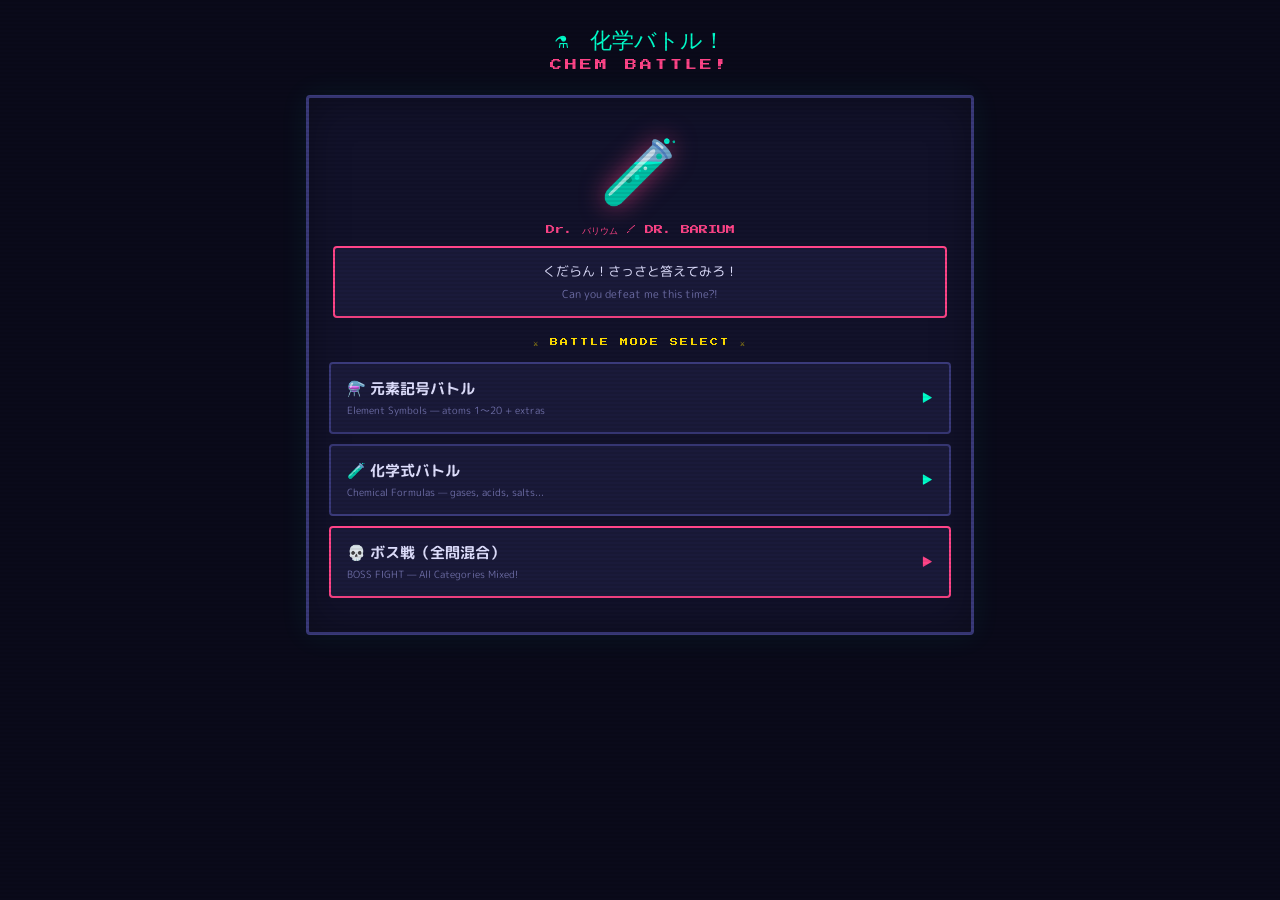
<file: chem-battle.html>
<!DOCTYPE html>
<html lang="ja">
<head>
<meta charset="UTF-8">
<meta name="viewport" content="width=device-width, initial-scale=1.0">
<title>化学バトル！/ CHEM BATTLE!</title>
<style>
  @import url('https://fonts.googleapis.com/css2?family=Press+Start+2P&family=M+PLUS+Rounded+1c:wght@400;700;800&display=swap');

  :root {
    --bg: #0a0a1a;
    --panel: #12122a;
    --panel2: #1a1a3a;
    --border: #3a3a7a;
    --accent: #00ffcc;
    --accent2: #ff4488;
    --accent3: #ffdd00;
    --text: #e0e0ff;
    --text-dim: #7070aa;
    --correct: #00ffcc;
    --wrong: #ff4488;
  }

  * { box-sizing: border-box; margin: 0; padding: 0; }

  body {
    background: var(--bg);
    color: var(--text);
    font-family: 'M PLUS Rounded 1c', sans-serif;
    min-height: 100vh;
    display: flex;
    flex-direction: column;
    align-items: center;
    overflow-x: hidden;
  }

  body::before {
    content: '';
    position: fixed;
    top: 0; left: 0; right: 0; bottom: 0;
    background: repeating-linear-gradient(0deg, transparent, transparent 2px, rgba(0,0,0,0.07) 2px, rgba(0,0,0,0.07) 4px);
    pointer-events: none;
    z-index: 1000;
  }

  .container {
    width: 100%;
    max-width: 700px;
    padding: 20px 16px;
    position: relative;
    z-index: 1;
  }

  .title-block {
    text-align: center;
    margin-bottom: 24px;
    animation: titlePulse 2s ease-in-out infinite alternate;
  }
  @keyframes titlePulse {
    from { text-shadow: 0 0 10px var(--accent), 0 0 20px var(--accent); }
    to { text-shadow: 0 0 20px var(--accent), 0 0 40px var(--accent); }
  }
  .title-jp { font-family: 'Press Start 2P', monospace; font-size: clamp(14px,4vw,22px); color: var(--accent); line-height: 1.6; }
  .title-en { font-family: 'Press Start 2P', monospace; font-size: clamp(8px,2.5vw,12px); color: var(--accent2); letter-spacing: 3px; margin-top: 4px; }

  .screen { background: var(--panel); border: 3px solid var(--border); border-radius: 4px; padding: 24px 20px; box-shadow: 0 0 30px rgba(0,255,204,0.07), inset 0 0 40px rgba(0,0,0,0.3); display: none; }
  .screen.active { display: block; }

  /* MENU */
  .villain-sprite { font-size: 64px; display: block; text-align: center; margin: 0 auto 8px; animation: villainFloat 2s ease-in-out infinite; filter: drop-shadow(0 0 12px rgba(255,68,136,0.6)); }
  @keyframes villainFloat { 0%,100%{transform:translateY(0)} 50%{transform:translateY(-8px)} }
  .villain-name { font-family: 'Press Start 2P', monospace; font-size: 9px; color: var(--accent2); text-align: center; margin-bottom: 8px; }
  .villain-taunt { background: var(--panel2); border: 2px solid var(--accent2); border-radius: 4px; padding: 12px 16px; font-size: 13px; color: var(--text); line-height: 1.7; text-align: center; margin: 0 4px 20px; }
  .menu-label { font-family: 'Press Start 2P', monospace; font-size: 8px; color: var(--accent3); text-align: center; margin-bottom: 14px; letter-spacing: 2px; }
  .category-btn { display: block; width: 100%; background: var(--panel2); border: 2px solid var(--border); color: var(--text); padding: 14px 16px; margin-bottom: 10px; cursor: pointer; border-radius: 4px; font-family: 'M PLUS Rounded 1c',sans-serif; font-size: 14px; font-weight: 700; text-align: left; transition: all 0.15s; position: relative; }
  .category-btn::after { content: '▶'; position: absolute; right: 16px; top: 50%; transform: translateY(-50%); color: var(--accent); font-size: 12px; }
  .category-btn:hover { border-color: var(--accent); background: rgba(0,255,204,0.07); transform: translateX(4px); }
  .category-btn .btn-jp { display: block; font-size: 15px; }
  .category-btn .btn-en { display: block; font-size: 10px; color: var(--text-dim); margin-top: 3px; font-weight: 400; }
  .category-btn.boss { border-color: var(--accent2); }
  .category-btn.boss::after { color: var(--accent2); }
  .category-btn.boss:hover { border-color: var(--accent2); background: rgba(255,68,136,0.07); }

  /* BATTLE */
  .battle-header { display: flex; justify-content: space-between; align-items: flex-start; gap: 12px; margin-bottom: 12px; }
  .combatant { flex: 1; min-width: 0; }
  .combatant-name { font-family: 'Press Start 2P', monospace; font-size: 7px; margin-bottom: 4px; white-space: nowrap; overflow: hidden; text-overflow: ellipsis; }
  .combatant-name.player { color: var(--accent); }
  .combatant-name.enemy { color: var(--accent2); text-align: right; }
  .hp-bar-wrap { background: #0a0a15; border: 1px solid var(--border); border-radius: 2px; height: 12px; overflow: hidden; }
  .hp-bar { height: 100%; border-radius: 2px; transition: width 0.5s cubic-bezier(0.4,0,0.2,1); }
  .hp-bar.player { background: linear-gradient(90deg, #009966, var(--correct)); }
  .hp-bar.enemy { background: linear-gradient(90deg, #cc0044, var(--wrong)); float: right; }
  .hp-text { font-family: 'Press Start 2P', monospace; font-size: 7px; color: var(--text-dim); margin-top: 3px; }
  .hp-text.enemy { text-align: right; }
  .vs-block { text-align: center; padding-top: 2px; }
  .vs-text { font-family: 'Press Start 2P', monospace; font-size: 9px; color: var(--accent3); }
  .score-text { font-family: 'Press Start 2P', monospace; font-size: 7px; color: var(--text-dim); margin-top: 4px; }

  .battle-sprites { display: flex; justify-content: space-between; align-items: center; margin: 6px 0 12px; padding: 0 8px; }
  .sprite { font-size: 48px; filter: drop-shadow(0 0 8px rgba(0,255,204,0.4)); }
  .sprite.enemy { filter: drop-shadow(0 0 8px rgba(255,68,136,0.4)); }
  .sprite.shake { animation: shake 0.4s; }
  .sprite.attack { animation: attackMove 0.4s; }
  @keyframes shake { 0%,100%{transform:translateX(0)} 20%{transform:translateX(-8px)} 40%{transform:translateX(8px)} 60%{transform:translateX(-6px)} 80%{transform:translateX(6px)} }
  @keyframes attackMove { 0%,100%{transform:translateX(0) scale(1)} 40%{transform:translateX(28px) scale(1.2)} 60%{transform:translateX(18px) scale(1.1)} }
  @keyframes enemyAttack { 0%,100%{transform:translateX(0) scale(1)} 40%{transform:translateX(-28px) scale(1.2)} 60%{transform:translateX(-18px) scale(1.1)} }
  .sprite.enemy.attack { animation: enemyAttack 0.4s; }

  .battle-msg { background: var(--panel2); border: 2px solid var(--border); border-radius: 4px; padding: 10px 14px; font-size: 13px; line-height: 1.7; min-height: 52px; margin-bottom: 12px; }

  .streak-display { font-family: 'Press Start 2P', monospace; font-size: 7px; color: var(--accent3); text-align: center; min-height: 14px; margin-bottom: 6px; }

  /* QUESTION */
  .question-block { background: rgba(0,255,204,0.04); border: 2px solid var(--accent); border-radius: 4px; padding: 14px 16px; margin-bottom: 14px; text-align: center; }
  .question-label { font-family: 'Press Start 2P', monospace; font-size: 7px; color: var(--accent3); margin-bottom: 8px; letter-spacing: 2px; }
  .question-main { font-size: clamp(22px,6vw,30px); font-weight: 800; color: #fff; line-height: 1.3; }
  .question-category { font-size: 11px; color: var(--text-dim); margin-top: 5px; }

  /* HINT */
  .hint-row { margin-top: 12px; display: flex; justify-content: center; align-items: center; gap: 8px; flex-wrap: wrap; }
  .hint-btn {
    background: transparent;
    border: 1.5px solid var(--text-dim);
    color: var(--text-dim);
    padding: 5px 14px;
    border-radius: 20px;
    font-family: 'M PLUS Rounded 1c', sans-serif;
    font-size: 12px;
    cursor: pointer;
    display: flex;
    align-items: center;
    gap: 6px;
    transition: all 0.15s;
    white-space: nowrap;
  }
  .hint-btn:hover:not(.used) { border-color: var(--accent3); color: var(--accent3); }
  .hint-btn.used { border-color: var(--accent2); color: var(--accent2); cursor: default; }
  .hint-text { font-size: 13px; color: var(--accent3); font-weight: 700; display: none; }
  .hint-text.visible { display: inline; }
  .hint-penalty { font-family: 'Press Start 2P', monospace; font-size: 7px; color: var(--accent2); display: none; white-space: nowrap; }
  .hint-penalty.visible { display: inline; }

  /* CHOICES */
  .choices { display: grid; grid-template-columns: 1fr 1fr; gap: 10px; margin-bottom: 14px; }
  .choice-btn { background: var(--panel2); border: 2px solid var(--border); color: var(--text); padding: 14px 10px; cursor: pointer; border-radius: 4px; font-family: 'M PLUS Rounded 1c',sans-serif; font-size: clamp(13px,3.5vw,17px); font-weight: 700; text-align: center; transition: all 0.12s; line-height: 1.3; }
  .choice-btn:hover:not(:disabled) { border-color: var(--accent); background: rgba(0,255,204,0.07); transform: translateY(-2px); }
  .choice-btn:disabled { cursor: default; }
  .choice-btn.correct { border-color: var(--correct); background: rgba(0,255,204,0.12); color: var(--correct); box-shadow: 0 0 14px rgba(0,255,204,0.22); }
  .choice-btn.wrong { border-color: var(--wrong); background: rgba(255,68,136,0.12); color: var(--wrong); }

  /* PROGRESS */
  .progress-label { font-family: 'Press Start 2P', monospace; font-size: 7px; color: var(--text-dim); text-align: right; margin-bottom: 4px; }
  .progress-bar-wrap { background: #0a0a15; border: 1px solid var(--border); border-radius: 2px; height: 5px; margin-bottom: 10px; overflow: hidden; }
  .progress-bar { height: 100%; background: var(--accent3); border-radius: 2px; transition: width 0.4s; }

  /* RESULT */
  .result-emoji { font-size: 76px; display: block; text-align: center; margin-bottom: 10px; animation: resultBounce 0.5s; }
  @keyframes resultBounce { 0%{transform:scale(0)} 60%{transform:scale(1.2)} 100%{transform:scale(1)} }
  .result-title { font-family: 'Press Start 2P', monospace; font-size: clamp(10px,3vw,15px); text-align: center; margin-bottom: 6px; line-height: 1.7; }
  .result-subtitle { font-size: 12px; color: var(--text-dim); text-align: center; margin-bottom: 16px; }
  .rank-block { text-align: center; margin: 14px 0; padding: 14px; border: 2px solid var(--accent3); border-radius: 4px; background: rgba(255,221,0,0.04); }
  .rank-label { font-family: 'Press Start 2P', monospace; font-size: 7px; color: var(--accent3); margin-bottom: 8px; letter-spacing: 2px; }
  .rank-value { font-family: 'Press Start 2P', monospace; font-size: clamp(22px,7vw,36px); animation: rankGlow 1.5s ease-in-out infinite alternate; }
  @keyframes rankGlow { from{text-shadow:0 0 10px currentColor} to{text-shadow:0 0 30px currentColor,0 0 50px currentColor} }
  .rank-name { font-size: 13px; margin-top: 6px; font-weight: 700; }
  .stats-grid { display: grid; grid-template-columns: 1fr 1fr; gap: 10px; margin: 14px 0; }
  .stat-box { background: var(--panel2); border: 1px solid var(--border); border-radius: 4px; padding: 12px; text-align: center; }
  .stat-val { font-family: 'Press Start 2P', monospace; font-size: 18px; color: var(--accent); display: block; }
  .stat-label { font-size: 10px; color: var(--text-dim); margin-top: 4px; }
  .missed-list { background: var(--panel2); border: 1px solid var(--border); border-radius: 4px; padding: 12px; margin: 10px 0; max-height: 200px; overflow-y: auto; }
  .missed-list-title { font-family: 'Press Start 2P', monospace; font-size: 7px; color: var(--accent2); margin-bottom: 8px; }
  .missed-item { display: flex; justify-content: space-between; padding: 6px 0; border-bottom: 1px solid rgba(255,255,255,0.05); font-size: 12px; gap: 8px; }
  .missed-item:last-child { border-bottom: none; }
  .missed-q { color: var(--text-dim); flex: 1; }
  .missed-a { color: var(--correct); font-weight: 700; }

  /* BUTTONS */
  .btn-primary { display:block;width:100%;background:var(--accent);color:#000;border:none;padding:14px 20px;font-family:'Press Start 2P',monospace;font-size:10px;cursor:pointer;border-radius:4px;margin-bottom:10px;letter-spacing:1px;transition:all 0.15s;box-shadow:0 4px 0 rgba(0,180,140,0.5); }
  .btn-primary:hover { transform:translateY(-2px);box-shadow:0 6px 0 rgba(0,180,140,0.5); }
  .btn-primary:active { transform:translateY(2px);box-shadow:0 2px 0 rgba(0,180,140,0.5); }
  .btn-secondary { display:block;width:100%;background:transparent;color:var(--text-dim);border:2px solid var(--border);padding:12px 20px;font-family:'Press Start 2P',monospace;font-size:9px;cursor:pointer;border-radius:4px;margin-bottom:10px;transition:all 0.15s; }
  .btn-secondary:hover { border-color:var(--text-dim);color:var(--text); }
  .btn-reset { display:block;width:100%;background:transparent;color:var(--accent2);border:2px solid var(--accent2);padding:12px 20px;font-family:'Press Start 2P',monospace;font-size:9px;cursor:pointer;border-radius:4px;margin-top:6px;transition:all 0.15s; }
  .btn-reset:hover { background:rgba(255,68,136,0.08); }

  /* FX */
  .damage-flash { position:fixed;top:0;left:0;right:0;bottom:0;pointer-events:none;z-index:999;opacity:0;transition:opacity 0.1s; }
  .damage-flash.player-hit { background:rgba(255,68,136,0.22); }
  .damage-flash.enemy-hit { background:rgba(0,255,204,0.12); }
  .damage-flash.show { opacity:1; }
  .damage-num { position:fixed;font-family:'Press Start 2P',monospace;font-size:18px;pointer-events:none;z-index:998;animation:floatUp 0.9s ease-out forwards; }
  @keyframes floatUp { 0%{opacity:1;transform:translateY(0) scale(1)} 100%{opacity:0;transform:translateY(-55px) scale(1.3)} }
</style>
</head>
<body>
<div class="damage-flash" id="damageFlash"></div>
<div class="container">
  <div class="title-block">
    <div class="title-jp">⚗️ 化学バトル！</div>
    <div class="title-en">CHEM BATTLE!</div>
  </div>

  <!-- MENU -->
  <div class="screen active" id="menuScreen">
    <span class="villain-sprite">🧪</span>
    <div class="villain-name">Dr. バリウム / DR. BARIUM</div>
    <div class="villain-taunt" id="menuTaunt">フハハ！化学式なんか覚えられるわけがない！<br><span style="color:var(--text-dim);font-size:11px">Mwahaha! You can never learn chemistry!</span></div>
    <div class="menu-label">⚔️ BATTLE MODE SELECT ⚔️</div>
    <button class="category-btn" onclick="startBattle('elements')">
      <span class="btn-jp">⚗️ 元素記号バトル</span>
      <span class="btn-en">Element Symbols — atoms 1〜20 + extras</span>
    </button>
    <button class="category-btn" onclick="startBattle('formulas')">
      <span class="btn-jp">🧪 化学式バトル</span>
      <span class="btn-en">Chemical Formulas — gases, acids, salts...</span>
    </button>
    <button class="category-btn boss" onclick="startBattle('boss')">
      <span class="btn-jp">💀 ボス戦（全問混合）</span>
      <span class="btn-en">BOSS FIGHT — All Categories Mixed!</span>
    </button>
  </div>

  <!-- BATTLE -->
  <div class="screen" id="battleScreen">
    <div class="battle-header">
      <div class="combatant">
        <div class="combatant-name player">⚗️ 化学戦士</div>
        <div class="hp-bar-wrap"><div class="hp-bar player" id="playerHpBar" style="width:100%"></div></div>
        <div class="hp-text" id="playerHpText">HP: 100/100</div>
      </div>
      <div class="vs-block">
        <div class="vs-text">VS</div>
        <div class="score-text" id="scoreDisplay">0pt</div>
      </div>
      <div class="combatant">
        <div class="combatant-name enemy">🧪 Dr. バリウム</div>
        <div class="hp-bar-wrap"><div class="hp-bar enemy" id="enemyHpBar" style="width:100%"></div></div>
        <div class="hp-text enemy" id="enemyHpText">HP: 100/100</div>
      </div>
    </div>
    <div class="battle-sprites">
      <div class="sprite" id="playerSprite">🧑‍🔬</div>
      <div class="sprite enemy" id="enemySprite">🧪</div>
    </div>
    <div class="streak-display" id="streakDisplay"></div>
    <div class="battle-msg" id="battleMsg">バトル開始！</div>
    <div class="progress-label" id="progressLabel">1 / 10</div>
    <div class="progress-bar-wrap"><div class="progress-bar" id="progressBar" style="width:0%"></div></div>

    <div class="question-block">
      <div class="question-label">❓ QUESTION / 問題</div>
      <div class="question-main" id="questionMain">-</div>
      <div class="question-category" id="questionCategory"></div>
      <div class="hint-row">
        <button class="hint-btn" id="hintBtn" onclick="showHint()">👁️ ヒント / Hint</button>
        <span class="hint-text" id="hintText"></span>
        <span class="hint-penalty" id="hintPenalty"></span>
      </div>
    </div>

    <div class="choices" id="choicesGrid"></div>
    <button class="btn-reset" onclick="goMenu()">🏃 逃げる / FLEE</button>
  </div>

  <!-- RESULT -->
  <div class="screen" id="resultScreen">
    <span class="result-emoji" id="resultEmoji">🏆</span>
    <div class="result-title" id="resultTitle">-</div>
    <div class="result-subtitle" id="resultSubtitle">-</div>
    <div class="rank-block">
      <div class="rank-label">★ RANK / ランク ★</div>
      <div class="rank-value" id="rankValue">S</div>
      <div class="rank-name" id="rankName">-</div>
    </div>
    <div class="stats-grid">
      <div class="stat-box"><span class="stat-val" id="statCorrect">0</span><div class="stat-label">正解 / Correct</div></div>
      <div class="stat-box"><span class="stat-val" id="statWrong" style="color:var(--accent2)">0</span><div class="stat-label">不正解 / Wrong</div></div>
      <div class="stat-box"><span class="stat-val" id="statScore">0</span><div class="stat-label">スコア / Score</div></div>
      <div class="stat-box"><span class="stat-val" id="statStreak" style="color:var(--accent3)">0</span><div class="stat-label">最大連続 / Best Streak</div></div>
    </div>
    <div id="missedSection" style="display:none">
      <div class="missed-list">
        <div class="missed-list-title">❌ 間違えた問題 / Missed Questions</div>
        <div id="missedItems"></div>
      </div>
    </div>
    <button class="btn-primary" id="retryBtn" onclick="retryBattle()">🔄 もう一度！/ RETRY!</button>
    <button class="btn-secondary" onclick="goMenu()">🏠 カテゴリ選択へ / BACK TO MENU</button>
    <button class="btn-reset" onclick="fullReset()">⚡ 全リセット / FULL RESET</button>
  </div>
</div>

<script>
// ===== DATA — verified against uploaded sheet =====
const elementsData = [
  {jp:'水素',      en:'Hydrogen',   symbol:'H',  num:1 },
  {jp:'ヘリウム',  en:'Helium',     symbol:'He', num:2 },
  {jp:'リチウム',  en:'Lithium',    symbol:'Li', num:3 },
  {jp:'ベリリウム',en:'Beryllium',  symbol:'Be', num:4 },
  {jp:'ホウ素',    en:'Boron',      symbol:'B',  num:5 },
  {jp:'炭素',      en:'Carbon',     symbol:'C',  num:6 },
  {jp:'窒素',      en:'Nitrogen',   symbol:'N',  num:7 },
  {jp:'酸素',      en:'Oxygen',     symbol:'O',  num:8 },
  {jp:'フッ素',    en:'Fluorine',   symbol:'F',  num:9 },
  {jp:'ネオン',    en:'Neon',       symbol:'Ne', num:10},
  {jp:'ナトリウム',en:'Sodium',     symbol:'Na', num:11},
  {jp:'マグネシウム',en:'Magnesium',symbol:'Mg', num:12},
  {jp:'アルミニウム',en:'Aluminium',symbol:'Al', num:13},
  {jp:'ケイ素',    en:'Silicon',    symbol:'Si', num:14},
  {jp:'リン',      en:'Phosphorus', symbol:'P',  num:15},
  {jp:'硫黄',      en:'Sulfur',     symbol:'S',  num:16},
  {jp:'塩素',      en:'Chlorine',   symbol:'Cl', num:17},
  {jp:'アルゴン',  en:'Argon',      symbol:'Ar', num:18},
  {jp:'カリウム',  en:'Potassium',  symbol:'K',  num:19},
  {jp:'カルシウム',en:'Calcium',    symbol:'Ca', num:20},
  // Extra elements from sheet
  {jp:'亜鉛',   en:'Zinc',   symbol:'Zn', num:30},
  {jp:'鉄',     en:'Iron',   symbol:'Fe', num:26},
  {jp:'バリウム',en:'Barium', symbol:'Ba', num:56},
  {jp:'金',     en:'Gold',   symbol:'Au', num:79},
  {jp:'銀',     en:'Silver', symbol:'Ag', num:47},
  {jp:'銅',     en:'Copper', symbol:'Cu', num:29},
];

const formulasData = [
  // 気体 Gases
  {jp:'水素',      en:'Hydrogen gas',      formula:'H₂',    cat:'気体'},
  {jp:'窒素',      en:'Nitrogen gas',      formula:'N₂',    cat:'気体'},
  {jp:'酸素',      en:'Oxygen gas',        formula:'O₂',    cat:'気体'},
  {jp:'塩素',      en:'Chlorine gas',      formula:'Cl₂',   cat:'気体'},
  {jp:'二酸化炭素', en:'Carbon dioxide',   formula:'CO₂',   cat:'気体'},
  {jp:'アンモニア', en:'Ammonia',          formula:'NH₃',   cat:'気体'},
  {jp:'メタン',    en:'Methane',           formula:'CH₄',   cat:'気体'},
  {jp:'プロパン',  en:'Propane',           formula:'C₃H₈',  cat:'気体'},
  // その他 Other
  {jp:'水',            en:'Water',              formula:'H₂O',   cat:'その他'},
  {jp:'過酸化水素水',  en:'Hydrogen peroxide',  formula:'H₂O₂',  cat:'その他'},
  {jp:'硝酸',          en:'Nitric acid',         formula:'HNO₃',  cat:'その他'},
  {jp:'メタノール',    en:'Methanol',            formula:'CH₄O',  cat:'その他'},
  {jp:'エタノール',    en:'Ethanol',             formula:'C₂H₆O', cat:'その他'},
  // 水酸化 Hydroxides
  {jp:'水酸化ナトリウム', en:'Sodium hydroxide',    formula:'NaOH',    cat:'水酸化'},
  {jp:'水酸化カリウム',   en:'Potassium hydroxide', formula:'KOH',     cat:'水酸化'},
  {jp:'水酸化カルシウム', en:'Calcium hydroxide',   formula:'Ca(OH)₂', cat:'水酸化'},
  {jp:'水酸化バリウム',   en:'Barium hydroxide',    formula:'Ba(OH)₂', cat:'水酸化'},
  // 酸化 Oxides
  {jp:'酸化銅',           en:'Copper(II) oxide',    formula:'CuO',   cat:'酸化'},
  {jp:'酸化銀',           en:'Silver oxide',         formula:'Ag₂O',  cat:'酸化'},
  {jp:'酸化マグネシウム', en:'Magnesium oxide',     formula:'MgO',   cat:'酸化'},
  {jp:'酸化カルシウム',   en:'Calcium oxide',        formula:'CaO',   cat:'酸化'},
  {jp:'二酸化硫黄',       en:'Sulfur dioxide',        formula:'SO₂',   cat:'酸化'},
  // 塩化 Chlorides
  {jp:'塩化水素（塩酸）', en:'Hydrogen chloride / Hydrochloric acid', formula:'HCl',   cat:'塩化'},
  {jp:'塩化ナトリウム',   en:'Sodium chloride (table salt)',          formula:'NaCl',  cat:'塩化'},
  {jp:'塩化銅',           en:'Copper(II) chloride',                   formula:'CuCl₂', cat:'塩化'},
  {jp:'塩化鉄',           en:'Iron(II) chloride',                     formula:'FeCl₂', cat:'塩化'},
  {jp:'塩化アンモニウム', en:'Ammonium chloride',                     formula:'NH₄Cl', cat:'塩化'},
  {jp:'塩化マグネシウム', en:'Magnesium chloride',                    formula:'MgCl₂', cat:'塩化'},
  {jp:'塩化カルシウム',   en:'Calcium chloride',                      formula:'CaCl₂', cat:'塩化'},
  {jp:'塩化バリウム',     en:'Barium chloride',                       formula:'BaCl₂', cat:'塩化'},
  // 炭酸 Carbonates
  {jp:'炭酸',             en:'Carbonic acid',                         formula:'H₂CO₃',  cat:'炭酸'},
  {jp:'炭酸水素ナトリウム',en:'Sodium bicarbonate (baking soda)',     formula:'NaHCO₃', cat:'炭酸'},
  {jp:'炭酸ナトリウム',   en:'Sodium carbonate',                      formula:'Na₂CO₃', cat:'炭酸'},
  // 硫酸 Sulfates
  {jp:'硫酸',         en:'Sulfuric acid',       formula:'H₂SO₄', cat:'硫酸'},
  {jp:'硫酸銅',       en:'Copper(II) sulfate',  formula:'CuSO₄', cat:'硫酸'},
  {jp:'硫酸カルシウム',en:'Calcium sulfate',    formula:'CaSO₄', cat:'硫酸'},
  {jp:'硫酸バリウム', en:'Barium sulfate',      formula:'BaSO₄', cat:'硫酸'},
  // 硫化 Sulfides
  {jp:'硫化水素', en:'Hydrogen sulfide',   formula:'H₂S', cat:'硫化'},
  {jp:'硫化銅',   en:'Copper(II) sulfide', formula:'CuS', cat:'硫化'},
  {jp:'硫化鉄',   en:'Iron(II) sulfide',   formula:'FeS', cat:'硫化'},
];

// ===== STATE =====
let state = {};
const MAX_HP=100, P_DMG=20, E_DMG=15, HINT_COST=5, Q_COUNT=10;

const taunts = [
  'フハハ！この問題、正解できると思うな！',
  'くだらん！さっさと答えてみろ！',
  '化学式？子供の遊びよ！',
  '私に勝てる学生などおらん！',
  'うぬぬ…次の問題だ！',
  'その答えは違う！諦めろ！',
];
const correctMsgs = ['会心の一撃！⚡','完璧だ！🔥','すごい！✨','天才か！⚡','化学マスター！🏆'];
const wrongMsgs   = ['Dr.バリウムの反撃！💥','甘い！違う！','フハハ！ダメージ！','もっと勉強しろ！'];

function shuffle(arr) {
  const a=[...arr];
  for(let i=a.length-1;i>0;i--){const j=Math.floor(Math.random()*(i+1));[a[i],a[j]]=[a[j],a[i]];}
  return a;
}
function showScreen(id){document.querySelectorAll('.screen').forEach(s=>s.classList.remove('active'));document.getElementById(id).classList.add('active');}
function flashDmg(type){const el=document.getElementById('damageFlash');el.className=`damage-flash ${type} show`;setTimeout(()=>el.classList.remove('show'),180);}
function spawnNum(text,color,x){const el=document.createElement('div');el.className='damage-num';el.style.cssText=`color:${color};left:${x}%;top:35%`;el.textContent=text;document.body.appendChild(el);setTimeout(()=>el.remove(),900);}
function updateHP(){
  const ph=Math.max(0,state.playerHp);
  const eh=Math.max(0,state.enemyHp);
  const eMax=state.enemyMaxHp||MAX_HP;
  document.getElementById('playerHpBar').style.width=ph+'%';
  document.getElementById('enemyHpBar').style.width=(eh/eMax*100)+'%';
  document.getElementById('playerHpText').textContent=`HP: ${ph}/${MAX_HP}`;
  document.getElementById('enemyHpText').textContent=`HP: ${eh}/${eMax}`;
  document.getElementById('scoreDisplay').textContent=state.score+'pt';
}

function buildElementQs(n=Q_COUNT){
  return shuffle(elementsData).slice(0,n).map(el=>{
    const nameToSym = Math.random()>0.5;
    if(nameToSym){
      const wrongs=shuffle(elementsData.filter(e=>e.symbol!==el.symbol)).slice(0,3).map(e=>e.symbol);
      return {qMain:`${el.jp}（原子番号 ${el.num}）`, hint:`English: ${el.en}`, cat:'元素記号は？/ What is the symbol?', answer:el.symbol, opts:shuffle([el.symbol,...wrongs]), label:el.jp};
    } else {
      const wrongs=shuffle(elementsData.filter(e=>e.jp!==el.jp)).slice(0,3).map(e=>e.jp);
      return {qMain:`元素記号「${el.symbol}」（原子番号 ${el.num}）`, hint:`English: ${el.en}`, cat:'元素名は？/ What element is this?', answer:el.jp, opts:shuffle([el.jp,...wrongs]), label:`記号 ${el.symbol}`};
    }
  });
}

function buildFormulaQs(n=Q_COUNT){
  return shuffle(formulasData).slice(0,n).map(f=>{
    const nameToForm = Math.random()>0.4;
    if(nameToForm){
      const wrongs=shuffle(formulasData.filter(d=>d.formula!==f.formula)).slice(0,3).map(d=>d.formula);
      return {qMain:f.jp, hint:`English: ${f.en}`, cat:`【${f.cat}】化学式は？/ Formula?`, answer:f.formula, opts:shuffle([f.formula,...wrongs]), label:f.jp};
    } else {
      const wrongs=shuffle(formulasData.filter(d=>d.jp!==f.jp)).slice(0,3).map(d=>d.jp);
      return {qMain:`化学式「${f.formula}」`, hint:`English: ${f.en}`, cat:`【${f.cat}】物質名は？/ Name?`, answer:f.jp, opts:shuffle([f.jp,...wrongs]), label:`化学式 ${f.formula}`};
    }
  });
}

function startBattle(cat){
  let questions=[];
  if(cat==='elements') questions=buildElementQs();
  else if(cat==='formulas') questions=buildFormulaQs();
  else questions=shuffle([...buildElementQs(elementsData.length),...buildFormulaQs(formulasData.length)]);
  // Scale enemy HP so it takes the full battle to defeat: exactly Q_COUNT correct hits to win
  const enemyHp = P_DMG * questions.length;
  state={category:cat,questions,current:0,playerHp:MAX_HP,enemyHp,enemyMaxHp:enemyHp,score:0,correct:0,wrong:0,streak:0,bestStreak:0,missed:[],answered:false,hintUsed:false};
  showScreen('battleScreen');
  updateHP();
  renderQ();
}

function renderQ(){
  const q=state.questions[state.current];
  if(!q){endBattle();return;}
  state.answered=false;
  state.hintUsed=false;

  const pct=(state.current/state.questions.length)*100;
  document.getElementById('progressBar').style.width=pct+'%';
  document.getElementById('progressLabel').textContent=`${state.current+1} / ${state.questions.length}`;
  document.getElementById('battleMsg').textContent=`Dr.バリウム：「${taunts[Math.floor(Math.random()*taunts.length)]}」`;
  document.getElementById('questionMain').textContent=q.qMain;
  document.getElementById('questionCategory').textContent=q.cat;

  // reset hint
  document.getElementById('hintBtn').className='hint-btn';
  document.getElementById('hintBtn').textContent='👁️ ヒント / Hint';
  document.getElementById('hintText').className='hint-text';
  document.getElementById('hintText').textContent='';
  document.getElementById('hintPenalty').className='hint-penalty';
  document.getElementById('hintPenalty').textContent='';

  // streak
  const sk=document.getElementById('streakDisplay');
  sk.textContent=state.streak>=3?`🔥 ${state.streak}連続正解！`:'';

  // choices
  const grid=document.getElementById('choicesGrid');
  grid.innerHTML='';
  q.opts.forEach(opt=>{
    const btn=document.createElement('button');
    btn.className='choice-btn';
    btn.textContent=opt;
    btn.onclick=()=>handleAnswer(opt,q,btn);
    grid.appendChild(btn);
  });
}

function showHint(){
  if(state.hintUsed||state.answered) return;
  state.hintUsed=true;
  const q=state.questions[state.current];
  document.getElementById('hintBtn').className='hint-btn used';
  document.getElementById('hintBtn').textContent='👁️ ヒント使用済';
  document.getElementById('hintText').textContent=q.hint;
  document.getElementById('hintText').className='hint-text visible';
  document.getElementById('hintPenalty').textContent=`-${HINT_COST}pt`;
  document.getElementById('hintPenalty').className='hint-penalty visible';
}

function handleAnswer(chosen,q,btn){
  if(state.answered) return;
  state.answered=true;
  const ok=chosen===q.answer;

  document.querySelectorAll('.choice-btn').forEach(b=>{
    b.disabled=true;
    if(b.textContent===q.answer) b.classList.add('correct');
  });

  if(ok){
    btn.classList.add('correct');
    state.correct++;
    state.streak++;
    state.bestStreak=Math.max(state.bestStreak,state.streak);
    const base=state.streak>=3?state.streak*2:10;
    const gained=Math.max(0,base-(state.hintUsed?HINT_COST:0));
    state.score+=gained;
    state.enemyHp=Math.max(0,state.enemyHp-P_DMG);
    updateHP();
    document.getElementById('playerSprite').classList.add('attack');
    setTimeout(()=>document.getElementById('playerSprite').classList.remove('attack'),450);
    document.getElementById('enemySprite').classList.add('shake');
    setTimeout(()=>document.getElementById('enemySprite').classList.remove('shake'),450);
    flashDmg('enemy-hit');
    spawnNum(`-${P_DMG}HP`,'var(--correct)',75);
    const m=correctMsgs[Math.floor(Math.random()*correctMsgs.length)];
    const hn=state.hintUsed?`（ヒント -${HINT_COST}pt）`:'';
    document.getElementById('battleMsg').textContent=`${m} +${gained}pt！${hn}`;
  } else {
    btn.classList.add('wrong');
    state.wrong++;
    state.streak=0;
    state.playerHp=Math.max(0,state.playerHp-E_DMG);
    updateHP();
    document.getElementById('enemySprite').classList.add('attack');
    setTimeout(()=>document.getElementById('enemySprite').classList.remove('attack'),450);
    document.getElementById('playerSprite').classList.add('shake');
    setTimeout(()=>document.getElementById('playerSprite').classList.remove('shake'),450);
    flashDmg('player-hit');
    spawnNum(`-${E_DMG}HP`,'var(--wrong)',25);
    const m=wrongMsgs[Math.floor(Math.random()*wrongMsgs.length)];
    document.getElementById('battleMsg').textContent=`${m} 正解は「${q.answer}」！`;
    state.missed.push({q:q.label,a:q.answer});
  }

  if(state.playerHp<=0){setTimeout(()=>endBattle('lose'),1300);return;}
  if(state.enemyHp<=0){setTimeout(()=>endBattle('win'),1300);return;}
  state.current++;
  setTimeout(()=>{if(state.current>=state.questions.length)endBattle();else renderQ();},1500);
}

function endBattle(result){
  const pct=state.correct/state.questions.length;
  let emoji,titleJp,subJp,rankVal,rankJp,rankColor;
  if(result==='lose'||state.playerHp<=0){
    emoji='💀';titleJp='ゲームオーバー！';subJp='Dr.バリウム：「フハハ！また来い！」';
    rankVal='F';rankJp='完敗… / Total Defeat';rankColor='var(--accent2)';
  } else if(result==='win'||state.enemyHp<=0){
    emoji='🏆';titleJp='Dr.バリウムを倒した！';subJp='Dr.バリウム：「くっ…まさか…」';
    rankVal='S';rankJp='化学の神 / Chem God';rankColor='var(--accent3)';
  } else {
    if(pct===1)      {emoji='🌟';titleJp='満点！';        rankVal='S';rankJp='化学の神 / Chem God';       rankColor='var(--accent3)';}
    else if(pct>=0.8){emoji='🌟';titleJp='素晴らしい！';  rankVal='A';rankJp='化学戦士 / Chem Warrior';   rankColor='var(--accent)';}
    else if(pct>=0.6){emoji='⚗️';titleJp='よくやった！';  rankVal='B';rankJp='見習い研究者 / Jr. Researcher';rankColor='#88aaff';}
    else             {emoji='😓';titleJp='要復習！';       rankVal='C';rankJp='要復習 / Keep Studying';    rankColor='var(--accent2)';}
    subJp=`正答率 ${Math.round(pct*100)}%`;
  }
  document.getElementById('resultEmoji').textContent=emoji;
  document.getElementById('resultTitle').textContent=titleJp;
  document.getElementById('resultSubtitle').textContent=subJp;
  document.getElementById('rankValue').textContent=rankVal;
  document.getElementById('rankValue').style.color=rankColor;
  document.getElementById('rankName').textContent=rankJp;
  document.getElementById('statCorrect').textContent=state.correct;
  document.getElementById('statWrong').textContent=state.wrong;
  document.getElementById('statScore').textContent=state.score;
  document.getElementById('statStreak').textContent=state.bestStreak;
  if(state.missed.length>0){
    document.getElementById('missedSection').style.display='block';
    document.getElementById('missedItems').innerHTML=state.missed.map(m=>`<div class="missed-item"><span class="missed-q">${m.q}</span><span class="missed-a">→ ${m.a}</span></div>`).join('');
  } else {document.getElementById('missedSection').style.display='none';}
  document.getElementById('retryBtn').textContent=result==='lose'?'🔄 リベンジ！/ REVENGE!':'🔄 もう一度！/ RETRY!';
  showScreen('resultScreen');
}

function retryBattle(){startBattle(state.category);}
function goMenu(){
  const t=taunts[Math.floor(Math.random()*taunts.length)];
  document.getElementById('menuTaunt').innerHTML=`${t}<br><span style="color:var(--text-dim);font-size:11px">Can you defeat me this time?!</span>`;
  showScreen('menuScreen');
}
function fullReset(){
  state={category:'elements',questions:[],current:0,playerHp:100,enemyHp:100,enemyMaxHp:100,score:0,correct:0,wrong:0,streak:0,bestStreak:0,missed:[],answered:false,hintUsed:false};
  goMenu();
}
goMenu();
</script>
</body>
</html>
</file>
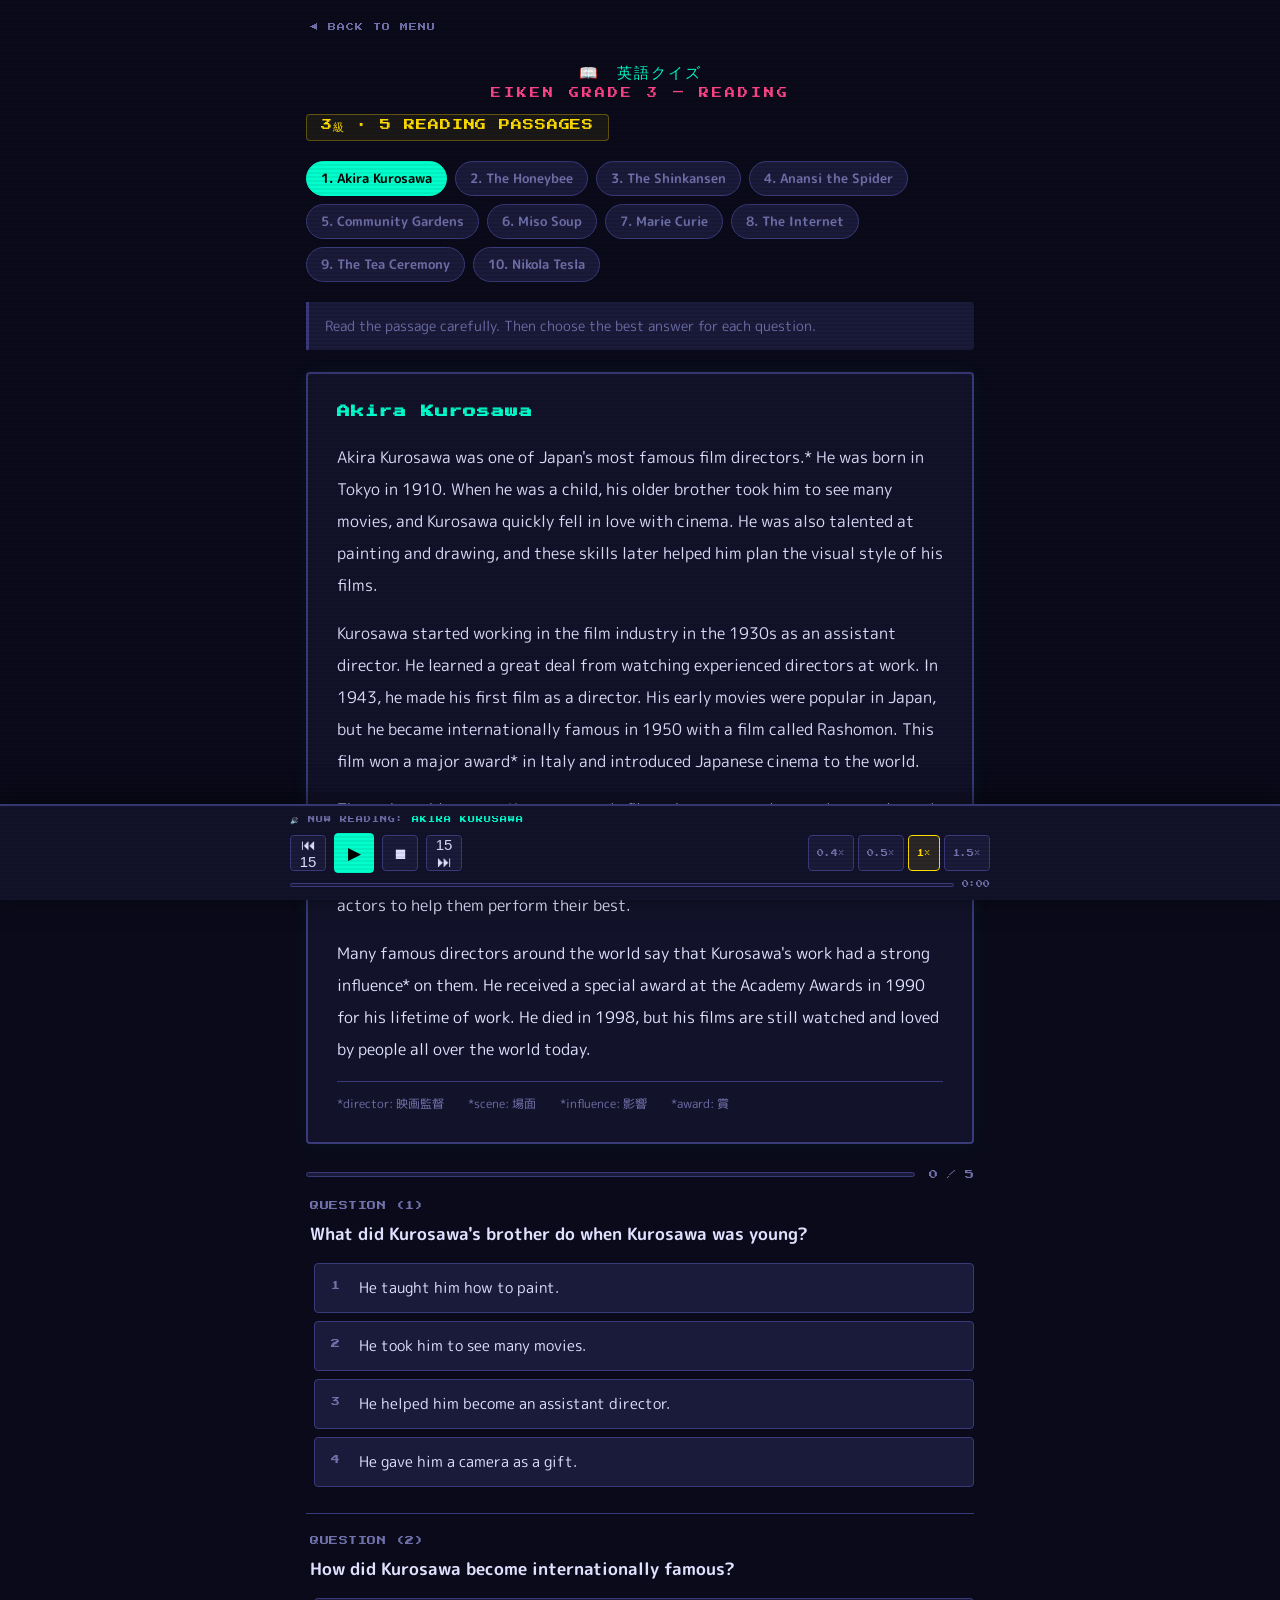
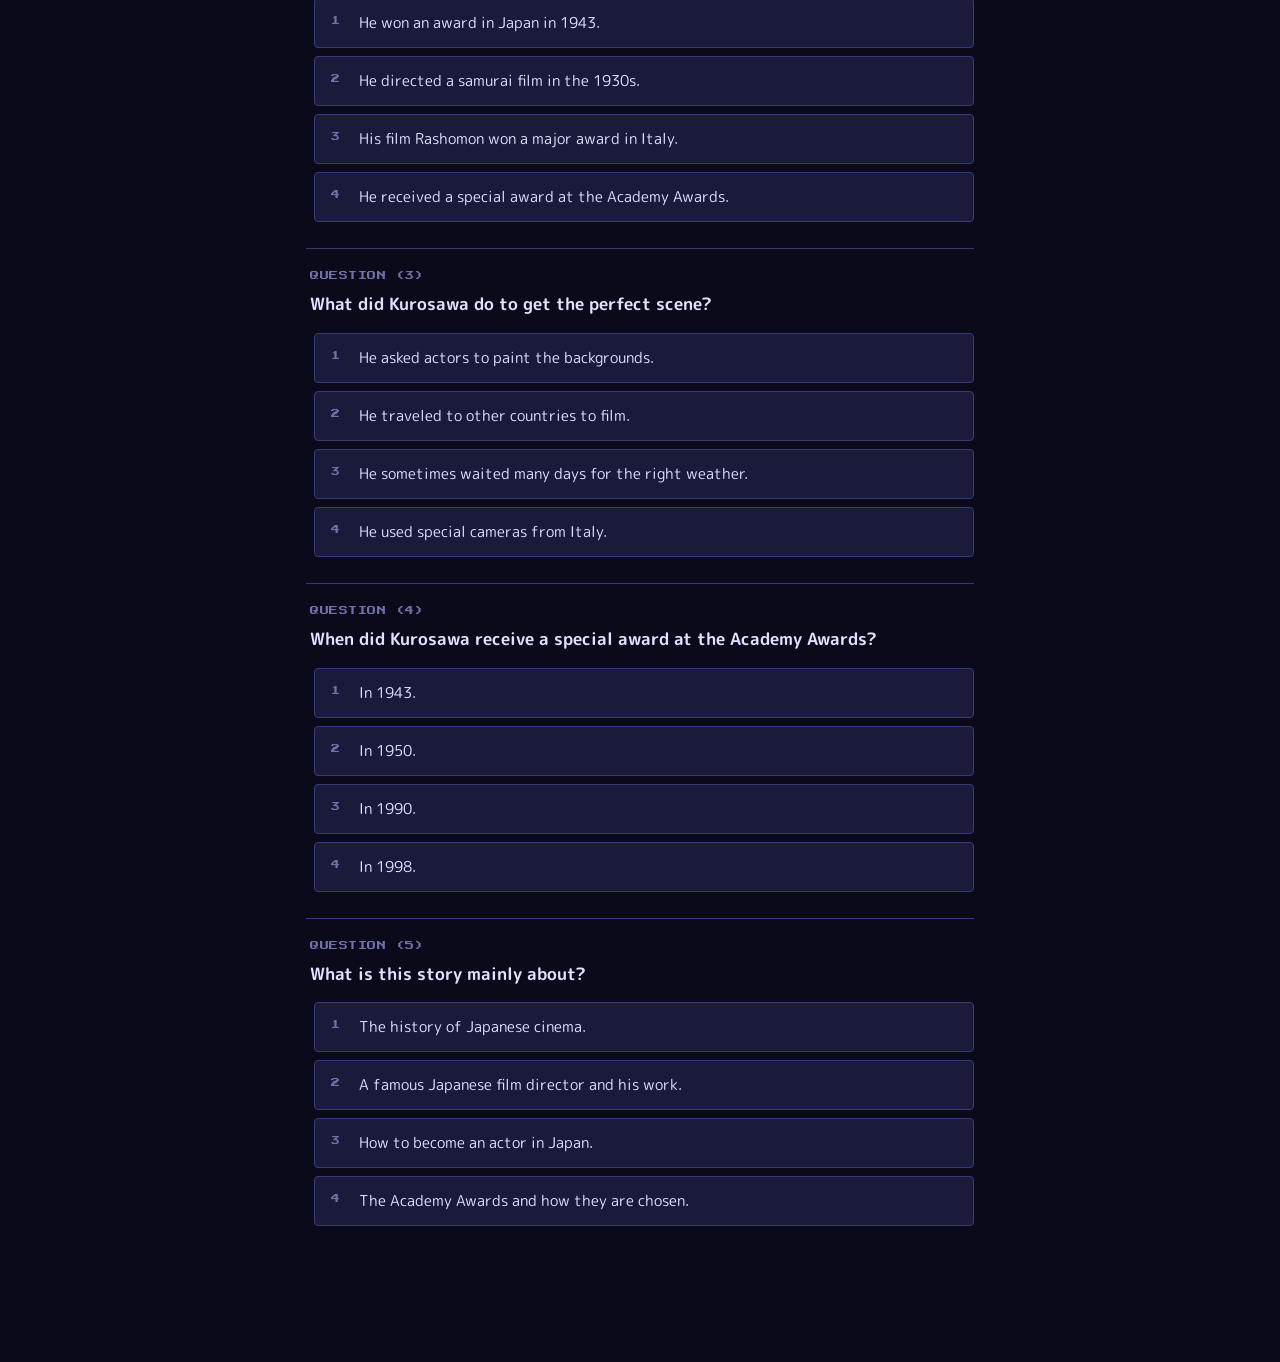
<file: eng-quiz.html>
<!DOCTYPE html>
<html lang="en">
<head>
<meta charset="UTF-8">
<meta name="viewport" content="width=device-width, initial-scale=1.0">
<title>Eiken Grade 3 — Reading</title>
<style>
  @import url('https://fonts.googleapis.com/css2?family=Press+Start+2P&family=M+PLUS+Rounded+1c:wght@400;700;800&display=swap');

  :root {
    --bg: #0a0a1a;
    --panel: #12122a;
    --panel2: #1a1a3a;
    --border: #3a3a7a;
    --accent: #00ffcc;
    --accent2: #ff4488;
    --accent3: #ffdd00;
    --text: #e0e0ff;
    --text-dim: #7070aa;
    --correct-bg: rgba(0,255,204,0.08);
    --correct-border: var(--accent);
    --correct-text: var(--accent);
    --wrong-bg: rgba(255,68,136,0.08);
    --wrong-border: var(--accent2);
    --wrong-text: var(--accent2);

    /* quiz component vars mapped to retro theme */
    --font-sans: 'M PLUS Rounded 1c', sans-serif;
    --font-mono: 'Press Start 2P', monospace;
    --color-text-primary: #e0e0ff;
    --color-text-secondary: #7070aa;
    --color-text-tertiary: #4a4a7a;
    --color-background-primary: #12122a;
    --color-background-secondary: #1a1a3a;
    --color-border-tertiary: #3a3a7a;
    --color-border-secondary: #5a5a9a;
    --border-radius-md: 4px;
    --border-radius-lg: 4px;
  }

  * { box-sizing: border-box; margin: 0; padding: 0; }

  body {
    background: var(--bg);
    color: var(--text);
    font-family: var(--font-sans);
    min-height: 100vh;
    overflow-x: hidden;
  }

  body::before {
    content: '';
    position: fixed;
    top: 0; left: 0; right: 0; bottom: 0;
    background: repeating-linear-gradient(0deg, transparent, transparent 2px, rgba(0,0,0,0.07) 2px, rgba(0,0,0,0.07) 4px);
    pointer-events: none;
    z-index: 1000;
  }

  /* Back link */
  .back-bar {
    padding: 14px 20px 0;
    max-width: 700px;
    margin: 0 auto;
  }
  .back-link {
    font-family: var(--font-mono);
    font-size: 8px;
    color: var(--text-dim);
    text-decoration: none;
    letter-spacing: 1px;
    transition: color 0.15s;
  }
  .back-link:hover { color: var(--accent); }

  /* Title */
  .title-block {
    text-align: center;
    padding: 20px 16px 16px;
    max-width: 700px;
    margin: 0 auto;
    animation: titlePulse 2s ease-in-out infinite alternate;
  }
  @keyframes titlePulse {
    from { text-shadow: 0 0 10px var(--accent); }
    to { text-shadow: 0 0 20px var(--accent), 0 0 40px var(--accent); }
  }
  .title-jp { font-family: var(--font-mono); font-size: clamp(10px, 3vw, 15px); color: var(--accent); line-height: 1.8; letter-spacing: 2px; }
  .title-en { font-family: var(--font-mono); font-size: clamp(7px, 2vw, 10px); color: var(--accent2); letter-spacing: 3px; margin-top: 4px; }

  /* Main wrap */
  .wrap {
    font-family: var(--font-sans);
    padding: 0 16px 60px;
    max-width: 700px;
    margin: 0 auto;
    position: relative;
    z-index: 1;
  }

  .badge {
    display: inline-block;
    font-size: 11px;
    font-family: var(--font-mono);
    text-transform: uppercase;
    letter-spacing: .08em;
    color: var(--accent3);
    background: rgba(255,221,0,0.07);
    border: 1px solid rgba(255,221,0,0.3);
    border-radius: 4px;
    padding: 5px 14px;
    margin-bottom: 20px;
  }

  /* STORY TABS */
  .story-tabs { display: flex; flex-wrap: wrap; gap: 8px; margin-bottom: 20px; }
  .stab {
    padding: 7px 14px;
    border: 1.5px solid var(--border);
    border-radius: 99px;
    font-size: 13px;
    background: var(--panel2);
    color: var(--text-dim);
    cursor: pointer;
    font-family: var(--font-sans);
    font-weight: 700;
    transition: all .12s;
  }
  .stab:hover { border-color: var(--accent); color: var(--text); }
  .stab.active { background: var(--accent); color: #000; border-color: var(--accent); }
  .stab.done { border-color: rgba(0,255,204,0.4); color: var(--accent); }
  .stab.done.active { background: var(--accent); color: #000; }

  .instr {
    font-size: 14px;
    color: var(--text-dim);
    line-height: 1.7;
    padding: 12px 16px;
    background: var(--panel2);
    border-left: 3px solid var(--border);
    border-radius: 0 4px 4px 0;
    margin-bottom: 22px;
  }

  .passage {
    background: var(--panel);
    border: 2px solid var(--border);
    border-radius: 4px;
    padding: 1.6rem 1.8rem;
    margin-bottom: 26px;
    font-size: 16px;
    line-height: 2;
    color: var(--text);
    box-shadow: 0 0 20px rgba(0,255,204,0.05);
  }
  .passage h3 {
    font-family: var(--font-mono);
    font-size: 13px;
    color: var(--accent);
    margin-bottom: 16px;
    letter-spacing: 1px;
  }
  .passage p { margin-bottom: 1rem; }
  .passage p:last-child { margin-bottom: 0; }
  .fn {
    font-size: 12px;
    color: var(--text-dim);
    margin-top: 14px;
    border-top: 1px solid var(--border);
    padding-top: 10px;
    line-height: 2;
  }

  .qblock { margin-bottom: 26px; padding-left: 4px; }
  .qnum { font-size: 9px; font-family: var(--font-mono); color: var(--text-dim); text-transform: uppercase; letter-spacing: .06em; margin-bottom: 10px; }
  .qtext { font-size: 17px; color: var(--text); line-height: 1.7; margin-bottom: 14px; font-weight: 700; }

  .choices { display: flex; flex-direction: column; gap: 8px; padding-left: 4px; }
  .ch {
    display: flex; align-items: flex-start; gap: 12px;
    padding: 12px 16px;
    border: 1.5px solid var(--border);
    border-radius: 4px;
    background: var(--panel2);
    cursor: pointer;
    font-size: 15px;
    color: var(--text);
    text-align: left;
    font-family: var(--font-sans);
    width: 100%;
    transition: background .1s, border-color .1s;
    line-height: 1.6;
  }
  .ch:hover:not(:disabled) { background: rgba(0,255,204,0.06); border-color: var(--accent); }
  .ch .cn { font-size: 9px; font-family: var(--font-mono); color: var(--text-dim); min-width: 16px; flex-shrink: 0; padding-top: 3px; }
  .ch.cor { background: var(--correct-bg); border-color: var(--correct-border); color: var(--correct-text); }
  .ch.cor .cn { color: var(--accent); }
  .ch.wrn { background: var(--wrong-bg); border-color: var(--wrong-border); color: var(--wrong-text); }
  .ch.wrn .cn { color: var(--accent2); }
  .ch:disabled { cursor: default; }

  .fbx { margin-top: 10px; padding: 10px 14px; border-radius: 4px; font-size: 13px; display: none; line-height: 1.6; }
  .fbx.ok { display: block; background: rgba(0,255,204,0.08); color: var(--accent); border: 1px solid rgba(0,255,204,0.3); }
  .fbx.ng { display: block; background: rgba(255,68,136,0.08); color: var(--accent2); border: 1px solid rgba(255,68,136,0.3); }

  .divider { border: none; border-top: 1px solid var(--border); margin: 22px 0; }

  .prog { display: flex; align-items: center; gap: 14px; margin-bottom: 22px; }
  .prog-bar { flex: 1; height: 5px; background: var(--panel2); border-radius: 99px; border: 1px solid var(--border); overflow: hidden; }
  .prog-fill { height: 100%; background: var(--accent3); border-radius: 99px; transition: width .3s; }
  .prog-label { font-size: 9px; font-family: var(--font-mono); color: var(--text-dim); white-space: nowrap; }

  /* Score */
  .score-wrap { text-align: center; padding: 2rem 0 1rem; }
  .score-num { font-family: var(--font-mono); font-size: 48px; color: var(--accent); line-height: 1; animation: rankGlow 1.5s ease-in-out infinite alternate; }
  @keyframes rankGlow { from{text-shadow:0 0 10px currentColor} to{text-shadow:0 0 30px currentColor,0 0 50px currentColor} }
  .score-sub { font-size: 13px; color: var(--text-dim); margin-top: 8px; font-family: var(--font-mono); }
  .score-msg { font-size: 16px; color: var(--text); margin-top: 14px; }
  .total-bar { display: flex; gap: 8px; justify-content: center; flex-wrap: wrap; margin-top: 18px; }
  .tot-pill { padding: 6px 14px; border: 1px solid var(--border); border-radius: 99px; font-size: 12px; background: var(--panel2); color: var(--text-dim); }
  .tot-pill strong { color: var(--accent); }

  .btn-row { display: flex; gap: 10px; justify-content: center; margin-top: 20px; flex-wrap: wrap; }
  .retry-btn { padding: 11px 22px; border: 1.5px solid var(--border); border-radius: 4px; background: var(--panel2); color: var(--text); font-size: 13px; cursor: pointer; font-family: var(--font-mono); transition: all 0.15s; }
  .retry-btn:hover { border-color: var(--text-dim); }
  .next-story-btn { padding: 11px 22px; border: 1.5px solid var(--accent); border-radius: 4px; background: var(--accent); color: #000; font-size: 13px; cursor: pointer; font-family: var(--font-mono); transition: all 0.15s; }
  .next-story-btn:hover { box-shadow: 0 0 12px rgba(0,255,204,0.3); }

  .total-score-wrap { text-align: center; padding: 2rem 1rem; }
  .trophy { font-size: 56px; margin-bottom: 12px; }

  .sr-only { position: absolute; width: 1px; height: 1px; overflow: hidden; clip: rect(0,0,0,0); }

  /* bottom padding so sticky bar doesn't cover content */
  .wrap { padding-bottom: 110px; }

  /* STICKY AUDIO PLAYER */
  .audio-bar {
    position: fixed;
    bottom: 0; left: 0; right: 0;
    background: var(--panel);
    border-top: 2px solid var(--border);
    box-shadow: 0 -4px 24px rgba(0,0,0,0.5);
    z-index: 500;
    padding: 10px 16px 12px;
  }
  .audio-inner { max-width: 700px; margin: 0 auto; display: flex; flex-direction: column; gap: 8px; }
  .audio-title { font-family: var(--font-mono); font-size: 7px; color: var(--text-dim); letter-spacing: 1px; white-space: nowrap; overflow: hidden; text-overflow: ellipsis; }
  .audio-title span { color: var(--accent); }
  .audio-controls { display: flex; align-items: center; gap: 8px; flex-wrap: wrap; }
  .aud-btn { background: var(--panel2); border: 1.5px solid var(--border); color: var(--text); border-radius: 4px; cursor: pointer; font-size: 15px; width: 36px; height: 36px; display: flex; align-items: center; justify-content: center; transition: all 0.12s; flex-shrink: 0; }
  .aud-btn:hover { border-color: var(--accent); color: var(--accent); }
  .aud-btn.primary { background: var(--accent); border-color: var(--accent); color: #000; width: 40px; height: 40px; font-size: 17px; }
  .aud-btn.primary:hover { box-shadow: 0 0 12px rgba(0,255,204,0.4); }
  .aud-btn.stop-btn:hover { border-color: var(--accent2); color: var(--accent2); }
  .speed-group { display: flex; gap: 4px; margin-left: auto; }
  .spd-btn { background: var(--panel2); border: 1.5px solid var(--border); color: var(--text-dim); border-radius: 4px; cursor: pointer; font-family: var(--font-mono); font-size: 7px; padding: 0 8px; height: 36px; transition: all 0.12s; white-space: nowrap; }
  .spd-btn:hover { border-color: var(--accent3); color: var(--accent3); }
  .spd-btn.active { background: rgba(255,221,0,0.1); border-color: var(--accent3); color: var(--accent3); }
  .audio-progress-wrap { display: flex; align-items: center; gap: 8px; }
  .audio-prog-bar { flex: 1; height: 4px; background: var(--panel2); border: 1px solid var(--border); border-radius: 99px; overflow: hidden; }
  .audio-prog-fill { height: 100%; background: var(--accent); border-radius: 99px; width: 0%; transition: width 0.5s linear; }
  .audio-time { font-family: var(--font-mono); font-size: 7px; color: var(--text-dim); white-space: nowrap; }
</style>
</head>
<body>

<div class="back-bar">
  <a class="back-link" href="index.html">◀ BACK TO MENU</a>
</div>

<div class="title-block">
  <div class="title-jp">📖 英語クイズ</div>
  <div class="title-en">EIKEN GRADE 3 — READING</div>
</div>

<div class="wrap">
  <h2 class="sr-only">Eiken Grade 3 reading comprehension — 5 original stories</h2>
  <div class="badge">3級 · 5 Reading Passages</div>
  <div class="story-tabs" id="story-tabs"></div>
  <div class="instr" id="instr-box">Read the passage carefully. Then choose the best answer for each question.</div>
  <div id="story-area"></div>
</div>

<script>
const STORIES = [
  {
    title: "Akira Kurosawa",
    fn: "*director: 映画監督　　*scene: 場面　　*influence: 影響　　*award: 賞",
    body: `<p>Akira Kurosawa was one of Japan's most famous film directors.* He was born in Tokyo in 1910. When he was a child, his older brother took him to see many movies, and Kurosawa quickly fell in love with cinema. He was also talented at painting and drawing, and these skills later helped him plan the visual style of his films.</p>
<p>Kurosawa started working in the film industry in the 1930s as an assistant director. He learned a great deal from watching experienced directors at work. In 1943, he made his first film as a director. His early movies were popular in Japan, but he became internationally famous in 1950 with a film called Rashomon. This film won a major award* in Italy and introduced Japanese cinema to the world.</p>
<p>Throughout his career, Kurosawa made films about samurai, everyday people, and social problems. He always paid great attention to each scene,* sometimes waiting many days for the perfect weather. He also worked very closely with his actors to help them perform their best.</p>
<p>Many famous directors around the world say that Kurosawa's work had a strong influence* on them. He received a special award at the Academy Awards in 1990 for his lifetime of work. He died in 1998, but his films are still watched and loved by people all over the world today.</p>`,
    qs:[
      {q:"What did Kurosawa's brother do when Kurosawa was young?",ch:["He taught him how to paint.","He took him to see many movies.","He helped him become an assistant director.","He gave him a camera as a gift."],ans:1,hint:"Look at the first paragraph."},
      {q:"How did Kurosawa become internationally famous?",ch:["He won an award in Japan in 1943.","He directed a samurai film in the 1930s.","His film Rashomon won a major award in Italy.","He received a special award at the Academy Awards."],ans:2,hint:"Check the second paragraph for the year 1950."},
      {q:"What did Kurosawa do to get the perfect scene?",ch:["He asked actors to paint the backgrounds.","He traveled to other countries to film.","He sometimes waited many days for the right weather.","He used special cameras from Italy."],ans:2,hint:"The third paragraph explains how carefully he worked."},
      {q:"When did Kurosawa receive a special award at the Academy Awards?",ch:["In 1943.","In 1950.","In 1990.","In 1998."],ans:2,hint:"The last paragraph mentions this award."},
      {q:"What is this story mainly about?",ch:["The history of Japanese cinema.","A famous Japanese film director and his work.","How to become an actor in Japan.","The Academy Awards and how they are chosen."],ans:1,hint:"Think about the whole passage — who is it about?"},
    ]
  },
  {
    title: "The Honeybee",
    fn: "*colony: 群れ　　*pollen: 花粉　　*wax: ろう　　*communicate: 伝える",
    body: `<p>Honeybees are some of the most important insects in the world. They live together in large groups called colonies.* A colony can have more than 50,000 bees. Inside the colony, each bee has a special job. The queen bee lays eggs, worker bees find food and take care of the young, and male bees help the queen.</p>
<p>Worker bees fly from flower to flower to collect a sweet liquid called nectar and a yellow powder called pollen.* When bees visit flowers, they carry pollen from one flower to another. This process is called pollination, and it helps plants grow and produce fruit. Without bees, many fruits and vegetables that people eat every day would disappear.</p>
<p>Inside the hive, bees use wax* to build a structure of small six-sided rooms. They store honey and pollen in these rooms, and the young bees grow inside them, too. Making wax takes a lot of energy, so bees must eat a large amount of honey to produce it.</p>
<p>Bees have an interesting way to communicate* with each other. When a worker bee finds a good source of food, it flies back to the hive and does a kind of dance. The movements of the dance tell other bees where the food is and how far away it is. Scientists have studied this dance for many years and are still learning new things about it today.</p>`,
    qs:[
      {q:"What does a worker bee do?",ch:["It lays eggs inside the hive.","It finds food and takes care of young bees.","It builds new hives in the forest.","It protects the queen bee from danger."],ans:1,hint:"Look at the first paragraph — it describes each bee's job."},
      {q:"Why is pollination important?",ch:["It helps bees find new colonies.","It keeps the hive warm in winter.","It helps plants grow and produce fruit.","It teaches young bees to fly."],ans:2,hint:"The second paragraph explains what pollination does."},
      {q:"Why do bees need to eat a large amount of honey?",ch:["To stay warm during cold weather.","To teach young bees how to dance.","To help the queen bee lay more eggs.","To produce the wax they use in the hive."],ans:3,hint:"Check the third paragraph about wax."},
      {q:"How do bees tell each other where food is?",ch:["They make a loud sound.","They leave a trail of pollen.","They do a special dance.","They guide other bees with their wings."],ans:2,hint:"The last paragraph explains how bees communicate."},
      {q:"What is this story mainly about?",ch:["How to find honeybee hives in nature.","The life and behavior of honeybees.","Why honey is good for people's health.","The different types of insects in the world."],ans:1,hint:"Think about all four paragraphs together."},
    ]
  },
  {
    title: "The Shinkansen",
    fn: "*bullet train: 新幹線　　*route: 路線　　*punctuality: 時間厳守　　*fatal accident: 死亡事故　　*derailment: 脱線",
    body: `<p>The Shinkansen, often called the bullet train,* is Japan's famous high-speed railway. It first opened on October 1, 1964, just before the Tokyo Olympic Games. The first route* connected Tokyo and Osaka. At that time, it was the fastest passenger train in the world, traveling at speeds of up to 210 kilometers per hour.</p>
<p>Since then, Japan's Shinkansen network has grown very large. Today, bullet trains connect many cities across Japan, from Hokkaido in the north to Kagoshima in the south. New lines continue to be built, making it easier for people to travel around the country quickly and comfortably.</p>
<p>One of the things Japan is most proud of about the Shinkansen is its punctuality.* The average delay of a Shinkansen train is less than one minute per year. If a train is late, the railway company apologizes and gives passengers a note to show their employer. This level of precision is very unusual in railway systems around the world.</p>
<p>Safety is also extremely important. In over 60 years of operation, the Shinkansen has never had a fatal accident* caused by a derailment* or collision. The trains use advanced technology to detect earthquakes and stop automatically if shaking is felt. Engineers and staff work constantly to make sure every journey is safe for passengers.</p>`,
    qs:[
      {q:"When did the Shinkansen first open?",ch:["In 1954.","In 1960.","In 1964.","In 1972."],ans:2,hint:"The first paragraph gives the exact date."},
      {q:"What is the Shinkansen network like today?",ch:["It only connects Tokyo and Osaka.","It connects many cities from Hokkaido to Kagoshima.","It runs only in the summer months.","It is the only train system in Japan."],ans:1,hint:"The second paragraph describes how the network has grown."},
      {q:"What happens if a Shinkansen train is late?",ch:["Passengers get a free ticket for next time.","The train stops at the next station for one hour.","The company apologizes and gives passengers a delay note.","Engineers fix the problem before the train continues."],ans:2,hint:"Check the third paragraph about punctuality."},
      {q:"How does the Shinkansen protect passengers during earthquakes?",ch:["Passengers move to a special safe car.","The train slows down at all stations.","The train uses technology to detect shaking and stop automatically.","Staff walk through the train and check for damage."],ans:2,hint:"The last paragraph explains the safety technology."},
      {q:"What is this story mainly about?",ch:["How to ride a Shinkansen for the first time.","Japan's famous high-speed train and why it is special.","The history of railways around the world.","How engineers build fast trains."],ans:1,hint:"Think about all four paragraphs — what is the main topic?"},
    ]
  },
  {
    title: "Anansi the Spider",
    fn: "*folk tale: 民話　　*wisdom: 知恵　　*gourd: ひょうたん　　*trick: だます",
    body: `<p>Anansi is a spider character from the folk tales* of West Africa and the Caribbean. He is one of the most well-known characters in African storytelling. Anansi is not big or strong, but he is extremely clever. He often uses his intelligence and creativity to solve problems and trick* much larger and more powerful animals.</p>
<p>In many stories, Anansi wants to own all the wisdom* in the world. He collects wisdom from everywhere he goes and puts it into a large gourd.* When the gourd is full, he tries to hide it at the top of a tall tree so that no one else can use it. However, his young son watches him and says, "Father, if you tie the gourd to your back instead of your front, it will be easier to climb." Anansi realizes his son is right and that wisdom cannot belong to just one person.</p>
<p>Anansi stories were brought to the Caribbean and the Americas by African people during a very difficult time in history. The stories gave people hope and showed that using your mind is more powerful than using force. Anansi became a symbol of survival and cleverness for many communities.</p>
<p>Today, Anansi is still popular in books, films, and television shows around the world. Many authors have written new Anansi stories, and children everywhere enjoy reading about the clever little spider. These stories continue to teach that intelligence and kindness are more important than size or strength.</p>`,
    qs:[
      {q:"Why is Anansi a popular character in folk tales?",ch:["He is very big and strong.","He is extremely clever and uses his intelligence.","He can run faster than any other animal.","He is the king of all the animals."],ans:1,hint:"The first paragraph describes what makes Anansi special."},
      {q:"What does Anansi try to do with the wisdom he collects?",ch:["He shares it with all the animals.","He sells it at the market.","He hides it at the top of a tall tree.","He puts it in a book for his children."],ans:2,hint:"The second paragraph tells this story."},
      {q:"What does Anansi learn from his son?",ch:["That climbing tall trees is dangerous.","That wisdom cannot belong to just one person.","That gourds are not strong enough to hold wisdom.","That young people are smarter than old people."],ans:1,hint:"Read the end of the second paragraph carefully."},
      {q:"Why were Anansi stories important during a difficult time in history?",ch:["They taught people how to grow food.","They gave people hope and showed the power of the mind.","They helped people learn new languages.","They made people laugh and forget their problems."],ans:1,hint:"The third paragraph explains why the stories mattered."},
      {q:"What is this story mainly about?",ch:["How spiders live in West Africa.","A clever spider character from African folk tales.","The best way to teach children about history.","How to write a good folk tale."],ans:1,hint:"Think about the main character and what all four paragraphs describe."},
    ]
  },
  {
    title: "Community Gardens",
    fn: "*community: 地域社会　　*soil: 土　　*volunteer: ボランティア　　*mental health: 精神的な健康",
    body: `<p>In many cities around the world, people are turning empty pieces of land into community gardens. A community garden is a shared outdoor space where neighbors come together to grow vegetables, flowers, and herbs. Anyone in the neighborhood can join, and members usually have their own small area to take care of. These gardens are becoming more popular every year.</p>
<p>Community gardens have many benefits for the people who use them. Growing food helps people save money on groceries, and they can enjoy fresh vegetables that they grew themselves. Working in the soil* and being outside in nature is also very good for mental health.* Many people say that gardening helps them feel relaxed and happy, even when life is busy or stressful.</p>
<p>These gardens also help bring people together. Neighbors who have never spoken before often become good friends while working side by side in the garden. Many community gardens hold events, such as cooking classes or harvest festivals, where people can share food and enjoy each other's company. Volunteers* help manage the garden and teach new members how to grow different plants.</p>
<p>Community gardens are good for the environment, too. Plants clean the air and provide homes for birds and insects. In cities, where there are often not many trees or green spaces, a community garden can make the neighborhood more beautiful and cooler in summer. Many city governments now support community gardens because of these benefits, and more people are starting new ones every year.</p>`,
    qs:[
      {q:"What is a community garden?",ch:["A garden owned by the city government.","A large farm outside the city.","A shared space where neighbors grow plants together.","A garden inside a school building."],ans:2,hint:"The first paragraph defines a community garden."},
      {q:"How does gardening help people's mental health?",ch:["It teaches people new science skills.","It helps people feel relaxed and happy.","It gives people more time to exercise.","It helps people save money on medicine."],ans:1,hint:"Check the second paragraph about the benefits of gardening."},
      {q:"What kind of events do community gardens hold?",ch:["Sports competitions and marathons.","Art exhibitions and music concerts.","Cooking classes and harvest festivals.","Language lessons and book clubs."],ans:2,hint:"The third paragraph mentions specific events."},
      {q:"Why do city governments support community gardens?",ch:["Because they want to sell the vegetables.","Because they make the city more beautiful and have environmental benefits.","Because they are cheaper than building parks.","Because volunteers pay the government to use the land."],ans:1,hint:"The last paragraph explains why governments support them."},
      {q:"What is this story mainly about?",ch:["How to start your own vegetable garden at home.","The benefits of community gardens in cities.","Why city governments should build more parks.","The history of farming in urban areas."],ans:1,hint:"All four paragraphs are about the same topic — what is it?"},
    ]
  },
  {
    title: "Miso Soup",
    fn: "*fermented: 発酵した　　*ingredient: 食材　　*nutrition: 栄養　　*region: 地域",
    body: `<p>Miso soup is one of the most popular dishes in Japan. It is made by mixing miso paste with hot water or soup stock called dashi. Miso paste is made from fermented* soybeans, and it has a rich, salty flavor. Many Japanese people drink miso soup every day, often as part of breakfast, lunch, or dinner.</p>
<p>There are many types of miso paste used across Japan. White miso is mild and slightly sweet, while red miso has a stronger and saltier taste. Some regions* of Japan prefer one type over another, so the flavor of miso soup can be quite different depending on where you are.</p>
<p>Miso soup is very flexible because people can add many different ingredients.* Common additions include tofu, seaweed, mushrooms, potatoes, and green onions. Each family often has its own favorite combination, and the soup changes with the seasons depending on what vegetables are available.</p>
<p>Miso paste is also good for your health. It contains protein, vitamins, and minerals that provide important nutrition.* Some studies suggest that eating miso regularly may be good for digestion. For many Japanese people, miso soup is not just food — it is a warm and comforting part of daily life.</p>`,
    qs:[
      {q:"What is miso paste made from?",ch:["Fermented rice and salt.","Fermented soybeans.","Dried fish and seaweed.","Boiled vegetables and stock."],ans:1,hint:"The first paragraph explains what miso paste is made from."},
      {q:"What is one difference between white miso and red miso?",ch:["White miso is more expensive than red miso.","Red miso is only used in Tokyo.","White miso is mild, while red miso has a stronger taste.","Red miso is made from vegetables, not soybeans."],ans:2,hint:"Check the second paragraph about types of miso."},
      {q:"Why can different ingredients be added to miso soup?",ch:["Because miso paste has no flavor.","Because miso soup is always served cold.","Because the soup is very flexible.","Because tofu is the only healthy ingredient."],ans:2,hint:"The third paragraph explains this."},
      {q:"What is one health benefit of miso paste mentioned in the story?",ch:["It helps people sleep better at night.","It may be good for digestion.","It makes people stronger and faster.","It prevents colds in winter."],ans:1,hint:"The last paragraph mentions health benefits."},
      {q:"What is this story mainly about?",ch:["How to cook Japanese food at home.","A popular Japanese soup and its importance in daily life.","The history of soybeans in Asia.","Why Japanese people eat breakfast every day."],ans:1,hint:"Think about what all four paragraphs describe together."},
    ]
  },
  {
    title: "Marie Curie",
    fn: "*radioactivity: 放射能　　*element: 元素　　*laboratory: 実験室　　*Nobel Prize: ノーベル賞",
    body: `<p>Marie Curie was one of the most remarkable scientists in history. She was born in Warsaw, Poland, in 1867. At a time when women were rarely allowed to study science at university, Curie moved to Paris and earned degrees in both physics and mathematics. Her determination and intelligence made her stand out among her peers.</p>
<p>Curie became fascinated by a phenomenon she called radioactivity* — the ability of certain materials to give off energy on their own. Working in a small, poorly equipped laboratory,* she and her husband Pierre Curie spent years investigating this mysterious property. Their research led to the discovery of two new chemical elements:* polonium, which she named after her home country, and radium.</p>
<p>In 1903, Marie and Pierre Curie shared the Nobel Prize* in Physics for their work on radioactivity. Then, in 1911, Marie won a second Nobel Prize, this time in Chemistry, for her discovery of polonium and radium. She became the first person in history to win Nobel Prizes in two different sciences.</p>
<p>Marie Curie's work changed medicine and science forever. Her research on radioactivity led to the development of X-ray machines used in hospitals today. However, she paid a personal price for her work — years of exposure to radiation seriously damaged her health. She died in 1934, but her discoveries continue to save lives around the world.</p>`,
    qs:[
      {q:"Why was Curie's decision to study science unusual at the time?",ch:["Women were not allowed to live in Paris.","Women were rarely allowed to study science at university.","Science was not taught in Poland.","Universities did not offer degrees in physics."],ans:1,hint:"The first paragraph explains the challenges she faced."},
      {q:"What did Marie Curie name polonium after?",ch:["Her husband Pierre Curie.","The city of Paris where she studied.","Her home country of Poland.","A famous scientist she admired."],ans:2,hint:"Check the second paragraph for details about polonium."},
      {q:"What made Marie Curie unique in the history of the Nobel Prize?",ch:["She was the youngest person to win a Nobel Prize.","She won Nobel Prizes in two different sciences.","She refused her first Nobel Prize.","She won three Nobel Prizes in her lifetime."],ans:1,hint:"The third paragraph explains her historic achievement."},
      {q:"What happened to Marie Curie's health?",ch:["She became ill from working too many hours.","She was injured in a laboratory accident.","Years of radiation exposure seriously damaged her health.","She developed a serious illness while living in Poland."],ans:2,hint:"The last paragraph mentions what happened to her."},
      {q:"What is this story mainly about?",ch:["The history of the Nobel Prize in Science.","A pioneering scientist and her important discoveries.","How X-ray machines were invented.","Why radioactivity is dangerous for people."],ans:1,hint:"Think about the main subject of all four paragraphs."},
    ]
  },
  {
    title: "The Internet",
    fn: "*network: ネットワーク　　*connected: つながった　　*device: 機器　　*billion: 10億",
    body: `<p>The internet is one of the most important inventions in modern history. It is a huge network* of computers and devices* connected* to each other around the world. Today, billions of people use the internet every day to communicate, find information, shop, work, and enjoy entertainment. It is hard to imagine daily life without it.</p>
<p>The internet began as a research project in the United States in the 1960s. Scientists wanted to build a system that could share information between computers at different universities. This early network was called ARPANET. Over the following decades, the technology grew and improved, and by the 1990s the World Wide Web made it possible for ordinary people to use the internet through websites and web browsers.</p>
<p>The internet has changed the way people communicate. In the past, sending a letter to someone in another country could take weeks. Today, an email arrives in seconds. People can also make free video calls to friends and family anywhere in the world. Social media platforms allow people to share news, photos, and opinions instantly with millions of others.</p>
<p>However, the internet also has some challenges. Not everyone in the world has equal access to it, and some people in rural or poorer areas are still not connected. There are also concerns about privacy, the spread of false information, and the amount of time young people spend online. As the internet continues to grow, finding ways to make it safer and more accessible for everyone remains an important goal.</p>`,
    qs:[
      {q:"What was the early internet network called?",ch:["The World Wide Web.","ARPANET.","The Science Network.","The Digital Grid."],ans:1,hint:"The second paragraph names the early network."},
      {q:"How did the internet change communication?",ch:["It made telephone calls more expensive.","It allowed letters to be sent faster by post.","It made it possible to send messages and make video calls instantly.","It created a new type of printed newspaper."],ans:2,hint:"The third paragraph explains how communication changed."},
      {q:"When did ordinary people begin using the internet through websites?",ch:["In the 1960s.","In the 1970s.","In the 1980s.","In the 1990s."],ans:3,hint:"Look at the second paragraph for this date."},
      {q:"What is one challenge of the internet mentioned in the story?",ch:["It is too slow for sending emails.","Not everyone in the world has equal access to it.","It can only be used in cities.","It was shut down several times in the past."],ans:1,hint:"The last paragraph describes several challenges."},
      {q:"What is this story mainly about?",ch:["How to use the internet safely at home.","The internet, its history, and its effects on daily life.","Why social media is popular with young people.","How scientists invented the computer."],ans:1,hint:"All four paragraphs together describe the same broad topic."},
    ]
  },
  {
    title: "The Tea Ceremony",
    fn: "*ceremony: 儀式　　*scroll: 掛け軸　　*harmony: 調和　　*Zen Buddhism: 禅宗",
    body: `<p>The Japanese tea ceremony, known as chado or sado, is a traditional practice that has existed for hundreds of years. It is much more than simply drinking tea — it is a carefully practiced art form that reflects important Japanese values such as harmony,* respect, purity, and tranquility. Every movement in the ceremony has meaning and purpose.</p>
<p>The tea ceremony developed in Japan during the fifteenth and sixteenth centuries and was strongly influenced by Zen Buddhism.* A tea master named Sen no Rikyu is credited with shaping the ceremony into the form it takes today. He believed that even a simple gathering for tea could be a meaningful spiritual experience if approached with the right attitude.</p>
<p>A tea ceremony is usually held in a small, quiet room or a special tea house. The room is decorated simply, often with a hanging scroll* and a single flower arrangement. Guests remove their shoes and bow when entering. The host prepares matcha — a powdered green tea — using a bamboo whisk, and serves it to guests in a careful and deliberate order.</p>
<p>Today, the tea ceremony is still practiced across Japan and is considered an important part of traditional culture. Many schools offer classes in chado, and people of all ages study it to connect with Japanese history and values. For visitors to Japan, attending a tea ceremony is often one of the most memorable cultural experiences they have.</p>`,
    qs:[
      {q:"What values does the tea ceremony reflect?",ch:["Speed, skill, and creativity.","Harmony, respect, purity, and tranquility.","Strength, courage, and loyalty.","Wealth, beauty, and tradition."],ans:1,hint:"The first paragraph lists these values."},
      {q:"Who is credited with shaping the tea ceremony into its modern form?",ch:["A Buddhist monk from Kyoto.","The emperor of Japan.","Sen no Rikyu.","A Chinese tea master."],ans:2,hint:"The second paragraph names this person."},
      {q:"What type of tea is used in the tea ceremony?",ch:["Black tea from India.","Roasted barley tea.","Matcha — a powdered green tea.","Jasmine tea from China."],ans:2,hint:"The third paragraph describes what the host prepares."},
      {q:"How do guests show respect when entering the tea room?",ch:["They bring a gift of flowers for the host.","They remove their shoes and bow.","They sit in silence for five minutes.","They help the host prepare the tea."],ans:1,hint:"Check the third paragraph for what guests do."},
      {q:"What is this story mainly about?",ch:["How to make matcha tea at home.","The Japanese tea ceremony and its cultural significance.","The history of Zen Buddhism in Japan.","Why Japanese schools teach traditional arts."],ans:1,hint:"All four paragraphs together focus on the same topic."},
    ]
  },
  {
    title: "Nikola Tesla",
    fn: "*alternating current: 交流電流　　*patent: 特許　　*laboratory: 実験室　　*wireless: 無線の",
    body: `<p>Nikola Tesla was a visionary inventor and electrical engineer whose ideas shaped the modern world in ways that are still felt today. Born in 1856 in what is now Serbia, Tesla showed a remarkable talent for mathematics and science from an early age. He could memorize entire books and perform complex calculations entirely in his mind — abilities that amazed his teachers and peers alike.</p>
<p>Tesla emigrated to the United States in 1884 and briefly worked for Thomas Edison before the two men had a famous falling out over their competing visions for electrical power. While Edison championed direct current, Tesla developed and promoted alternating current,* a system that could transmit electricity over much greater distances and ultimately proved far more practical for powering cities. With the backing of industrialist George Westinghouse, Tesla's system was adopted across America and eventually the world.</p>
<p>Beyond electrical power, Tesla held over 300 patents* and experimented relentlessly in his laboratory* with technologies that seemed impossible at the time. He demonstrated wireless* transmission of electricity, developed an early version of radar, and designed systems for global wireless communication decades before such things became reality. Many engineers today consider him one of the greatest scientific minds of his era.</p>
<p>Despite his brilliance, Tesla died in 1943 in poverty and relative obscurity, having lost most of his funding and seen many of his ideas credited to others. In recent decades, however, his reputation has been dramatically restored. His name now graces everything from scientific units to electric car companies, and he is widely celebrated as a pioneer whose imagination ran far ahead of his time.</p>`,
    qs:[
      {q:"What unusual mental abilities did Tesla have as a young person?",ch:["He could draw detailed machines from memory.","He could memorize books and calculate complex sums in his mind.","He could learn new languages in a few weeks.","He could design electrical circuits without any training."],ans:1,hint:"The first paragraph describes his remarkable abilities."},
      {q:"What was the key difference between Tesla's and Edison's approach to electricity?",ch:["Edison used steam power while Tesla used solar power.","Tesla supported direct current and Edison supported alternating current.","Tesla developed alternating current which could transmit power over longer distances.","Edison wanted free electricity while Tesla wanted to sell it."],ans:2,hint:"The second paragraph explains their competing visions."},
      {q:"Which of the following did Tesla experiment with in his laboratory?",ch:["The invention of the telephone.","The first working computer.","Wireless transmission of electricity.","The design of steam-powered engines."],ans:2,hint:"The third paragraph lists several of his experiments."},
      {q:"How did Tesla's reputation change after his death?",ch:["It remained largely forgotten for many decades.","It was dramatically restored and he became widely celebrated.","It was damaged further when his patents were cancelled.","It improved slightly but he is still largely unknown."],ans:1,hint:"The last paragraph describes what happened to his legacy."},
      {q:"What is this story mainly about?",ch:["The rivalry between Tesla and Edison and who won.","A brilliant inventor whose ideas shaped the modern world.","How alternating current became the global standard.","The history of electricity in the United States."],ans:1,hint:"Consider what all four paragraphs together are describing."},
    ]
  },
];

let current = 0;
let storyStates = STORIES.map(() => ({ done: {}, score: 0, finished: false }));

function renderTabs() {
  const tabEl = document.getElementById('story-tabs');
  tabEl.innerHTML = STORIES.map((s, i) => {
    const st = storyStates[i];
    let cls = 'stab';
    if (i === current) cls += ' active';
    if (st.finished) cls += ' done';
    return `<button class="${cls}" onclick="switchStory(${i})">${i+1}. ${s.title}</button>`;
  }).join('');
}

function switchStory(idx) {
  current = idx;
  renderTabs();
  renderStory();
}

function renderStory() {
  const s = STORIES[current];
  const st = storyStates[current];
  const answered = Object.keys(st.done).length;
  const pct = Math.round(answered / s.qs.length * 100);

  let html = `
    <div class="passage">
      <h3>${s.title}</h3>
      ${s.body}
      <div class="fn">${s.fn}</div>
    </div>
    <div class="prog">
      <div class="prog-bar"><div class="prog-fill" style="width:${pct}%"></div></div>
      <div class="prog-label">${answered} / ${s.qs.length}</div>
    </div>`;

  s.qs.forEach((q, qi) => {
    const qn = `${current}_${qi}`;
    const d = st.done[qn];
    html += `<div class="qblock">
      <div class="qnum">Question (${qi + 1})</div>
      <div class="qtext">${q.q}</div>
      <div class="choices">${q.ch.map((c, ci) => `
        <button class="ch${d ? (ci === q.ans ? ' cor' : ci === d.picked && d.picked !== q.ans ? ' wrn' : '') : ''}"
          onclick="pick(${qi}, ${ci})" ${d ? 'disabled' : ''}>
          <span class="cn">${ci + 1}</span>${c}
        </button>`).join('')}
      </div>
      ${d ? `<div class="fbx ${d.picked === q.ans ? 'ok' : 'ng'}">${d.picked === q.ans ? '✓ Correct! Well done.' : '✗ The answer is "' + q.ch[q.ans] + '" — ' + q.hint}</div>` : ''}
    </div>${qi < s.qs.length - 1 ? '<hr class="divider">' : ''}`;
  });

  if (st.finished) {
    const pct2 = Math.round(st.score / s.qs.length * 100);
    const msg = pct2 === 100 ? 'Perfect! Excellent reading! 🎉' : pct2 >= 60 ? 'Good job! Keep practicing! 💪' : 'Read the passage again and try once more!';
    const allDone = storyStates.every(x => x.finished);
    const nextIdx = current < STORIES.length - 1 ? current + 1 : -1;
    html += `<div class="score-wrap">
      <div class="score-num">${st.score}/${s.qs.length}</div>
      <div class="score-sub">${pct2}% correct</div>
      <div class="score-msg">${msg}</div>
      <div class="btn-row">
        <button class="retry-btn" onclick="retryStory(${current})">Try again</button>
        ${nextIdx >= 0 && !storyStates[nextIdx].finished ? `<button class="next-story-btn" onclick="switchStory(${nextIdx})">Next story →</button>` : ''}
        ${allDone ? `<button class="next-story-btn" onclick="showTotal()">See total score →</button>` : ''}
      </div>
    </div>`;
  }

  document.getElementById('story-area').innerHTML = html;
}

function pick(qi, ci) {
  const s = STORIES[current];
  const st = storyStates[current];
  const qn = `${current}_${qi}`;
  if (st.done[qn]) return;
  st.done[qn] = { picked: ci };
  if (ci === s.qs[qi].ans) st.score++;
  if (Object.keys(st.done).length === s.qs.length) {
    st.finished = true;
    renderTabs();
  }
  renderStory();
  setTimeout(() => {
    const blocks = document.querySelectorAll('.qblock');
    if (blocks[qi]) blocks[qi].scrollIntoView({ behavior: 'smooth', block: 'nearest' });
  }, 100);
}

function retryStory(idx) {
  storyStates[idx] = { done: {}, score: 0, finished: false };
  renderTabs();
  renderStory();
}

function showTotal() {
  const total = storyStates.reduce((s, x) => s + x.score, 0);
  const max = STORIES.reduce((s, x) => s + x.qs.length, 0);
  const pct = Math.round(total / max * 100);
  const msg = pct >= 90 ? 'Outstanding! 🏆' : pct >= 70 ? 'Great work! 🎉' : pct >= 50 ? 'Good effort! Keep studying! 💪' : 'Read the passages again and keep going!';
  document.getElementById('story-area').innerHTML = `
    <div class="total-score-wrap">
      <div class="trophy">🏆</div>
      <div class="score-num">${total} / ${max}</div>
      <div class="score-sub">${pct}% correct overall</div>
      <div class="score-msg" style="margin-bottom:1.5rem;">${msg}</div>
      <div class="total-bar">
        ${STORIES.map((s, i) => `<div class="tot-pill">${s.title}: <strong>${storyStates[i].score}/${s.qs.length}</strong></div>`).join('')}
      </div>
      <div class="btn-row" style="margin-top:1.5rem;">
        <button class="retry-btn" onclick="restartAll()">Start again from Story 1</button>
      </div>
    </div>`;
}

function restartAll() {
  storyStates = STORIES.map(() => ({ done: {}, score: 0, finished: false }));
  current = 0;
  renderTabs();
  renderStory();
}

renderTabs();
renderStory();
</script>

<!-- STICKY AUDIO PLAYER -->
<div class="audio-bar" id="audioBar">
  <div class="audio-inner">
    <div class="audio-title">🔊 NOW READING: <span id="audioStoryTitle">—</span></div>
    <div class="audio-controls">
      <button class="aud-btn" onclick="skip(-15)" title="-15s">⏮ 15</button>
      <button class="aud-btn primary" id="playPauseBtn" onclick="togglePlayPause()">▶</button>
      <button class="aud-btn stop-btn" onclick="stopAudio()" title="Stop">⏹</button>
      <button class="aud-btn" onclick="skip(15)" title="+15s">15 ⏭</button>
      <div class="speed-group">
        <button class="spd-btn" onclick="setSpeed(0.4)">0.4×</button>
        <button class="spd-btn" onclick="setSpeed(0.5)">0.5×</button>
        <button class="spd-btn active" onclick="setSpeed(1)">1×</button>
        <button class="spd-btn" onclick="setSpeed(1.5)">1.5×</button>
      </div>
    </div>
    <div class="audio-progress-wrap">
      <div class="audio-prog-bar"><div class="audio-prog-fill" id="audioProgFill"></div></div>
      <div class="audio-time" id="audioTime">0:00</div>
    </div>
  </div>
</div>

<script>
// ===== WEB SPEECH AUDIO PLAYER =====
// We split passage text into sentences and track position for seek/progress
let tts = {
  sentences: [],    // array of sentence strings for current story
  index: 0,         // current sentence index
  playing: false,
  paused: false,
  rate: 1,
  utterance: null,
  startTime: null,
  elapsed: 0,       // total chars spoken so far (for progress)
  totalChars: 0,
};

function getPassageText(storyIdx) {
  const s = STORIES[storyIdx];
  // Strip HTML tags from body
  const div = document.createElement('div');
  div.innerHTML = s.body;
  return div.textContent || div.innerText || '';
}

function splitSentences(text) {
  // Split on sentence-ending punctuation, keep non-empty
  return text.match(/[^.!?]+[.!?]+/g)?.map(s => s.trim()).filter(s => s.length > 2) || [text];
}

function updatePlayerTitle() {
  document.getElementById('audioStoryTitle').textContent = STORIES[current].title.toUpperCase();
}

function updateProgress() {
  if (!tts.sentences.length) return;
  const done = tts.sentences.slice(0, tts.index).join(' ').length;
  const pct = Math.min(100, Math.round(done / tts.totalChars * 100));
  document.getElementById('audioProgFill').style.width = pct + '%';
  // Estimate time: ~150 words/min at rate 1, ~13 chars/word avg
  const charsPerSec = (150 / 60) * 13 * tts.rate;
  const secsTotal = tts.totalChars / charsPerSec;
  const secsDone = done / charsPerSec;
  document.getElementById('audioTime').textContent = fmtTime(secsDone) + ' / ' + fmtTime(secsTotal);
}

function fmtTime(s) {
  const m = Math.floor(s / 60);
  const sec = Math.floor(s % 60);
  return m + ':' + String(sec).padStart(2, '0');
}

function speakFrom(idx) {
  window.speechSynthesis.cancel();
  tts.index = Math.max(0, Math.min(idx, tts.sentences.length - 1));
  tts.playing = true;
  tts.paused = false;
  document.getElementById('playPauseBtn').textContent = '⏸';
  speakNext();
}

function speakNext() {
  if (tts.index >= tts.sentences.length) {
    // finished
    tts.playing = false;
    tts.paused = false;
    tts.index = 0;
    document.getElementById('playPauseBtn').textContent = '▶';
    document.getElementById('audioProgFill').style.width = '100%';
    return;
  }
  const utt = new SpeechSynthesisUtterance(tts.sentences[tts.index]);
  utt.lang = 'en-US';
  utt.rate = tts.rate;
  utt.onend = () => {
    if (!tts.playing) return;
    tts.index++;
    updateProgress();
    setTimeout(speakNext, 600);
  };
  tts.utterance = utt;
  window.speechSynthesis.speak(utt);
  updateProgress();
}

function togglePlayPause() {
  const synth = window.speechSynthesis;
  if (!tts.playing && !tts.paused) {
    // fresh start
    const text = getPassageText(current);
    tts.sentences = splitSentences(text);
    tts.totalChars = text.length;
    tts.index = 0;
    updatePlayerTitle();
    speakFrom(0);
  } else if (tts.playing && !tts.paused) {
    synth.pause();
    tts.paused = true;
    tts.playing = false;
    document.getElementById('playPauseBtn').textContent = '▶';
  } else if (tts.paused) {
    synth.resume();
    tts.paused = false;
    tts.playing = true;
    document.getElementById('playPauseBtn').textContent = '⏸';
  }
}

function stopAudio() {
  window.speechSynthesis.cancel();
  tts.playing = false;
  tts.paused = false;
  tts.index = 0;
  document.getElementById('playPauseBtn').textContent = '▶';
  document.getElementById('audioProgFill').style.width = '0%';
  document.getElementById('audioTime').textContent = '0:00';
}

function skip(seconds) {
  if (!tts.sentences.length) return;
  // Estimate chars per second
  const charsPerSec = (150 / 60) * 13 * tts.rate;
  const charsToSkip = Math.abs(seconds) * charsPerSec;
  // Find how many sentences that is
  let chars = 0;
  let target = tts.index;
  if (seconds > 0) {
    for (let i = tts.index; i < tts.sentences.length; i++) {
      chars += tts.sentences[i].length;
      if (chars >= charsToSkip) { target = i + 1; break; }
      target = tts.sentences.length;
    }
  } else {
    let done = tts.sentences.slice(0, tts.index).join('').length;
    let back = Math.max(0, done - charsToSkip);
    chars = 0; target = 0;
    for (let i = 0; i < tts.sentences.length; i++) {
      chars += tts.sentences[i].length;
      if (chars >= back) { target = i; break; }
    }
  }
  if (tts.playing || tts.paused) speakFrom(target);
}

function setSpeed(rate) {
  tts.rate = rate;
  document.querySelectorAll('.spd-btn').forEach(b => {
    b.classList.toggle('active', parseFloat(b.textContent) === rate);
  });
  // restart current sentence at new speed if playing
  if (tts.playing || tts.paused) {
    const idx = tts.index;
    speakFrom(idx);
  }
}

// Stop audio when switching stories
const _origSwitch = switchStory;
switchStory = function(idx) {
  stopAudio();
  _origSwitch(idx);
  updatePlayerTitle();
};

// Init player title
updatePlayerTitle();
</script>

</body>
</html>
</file>
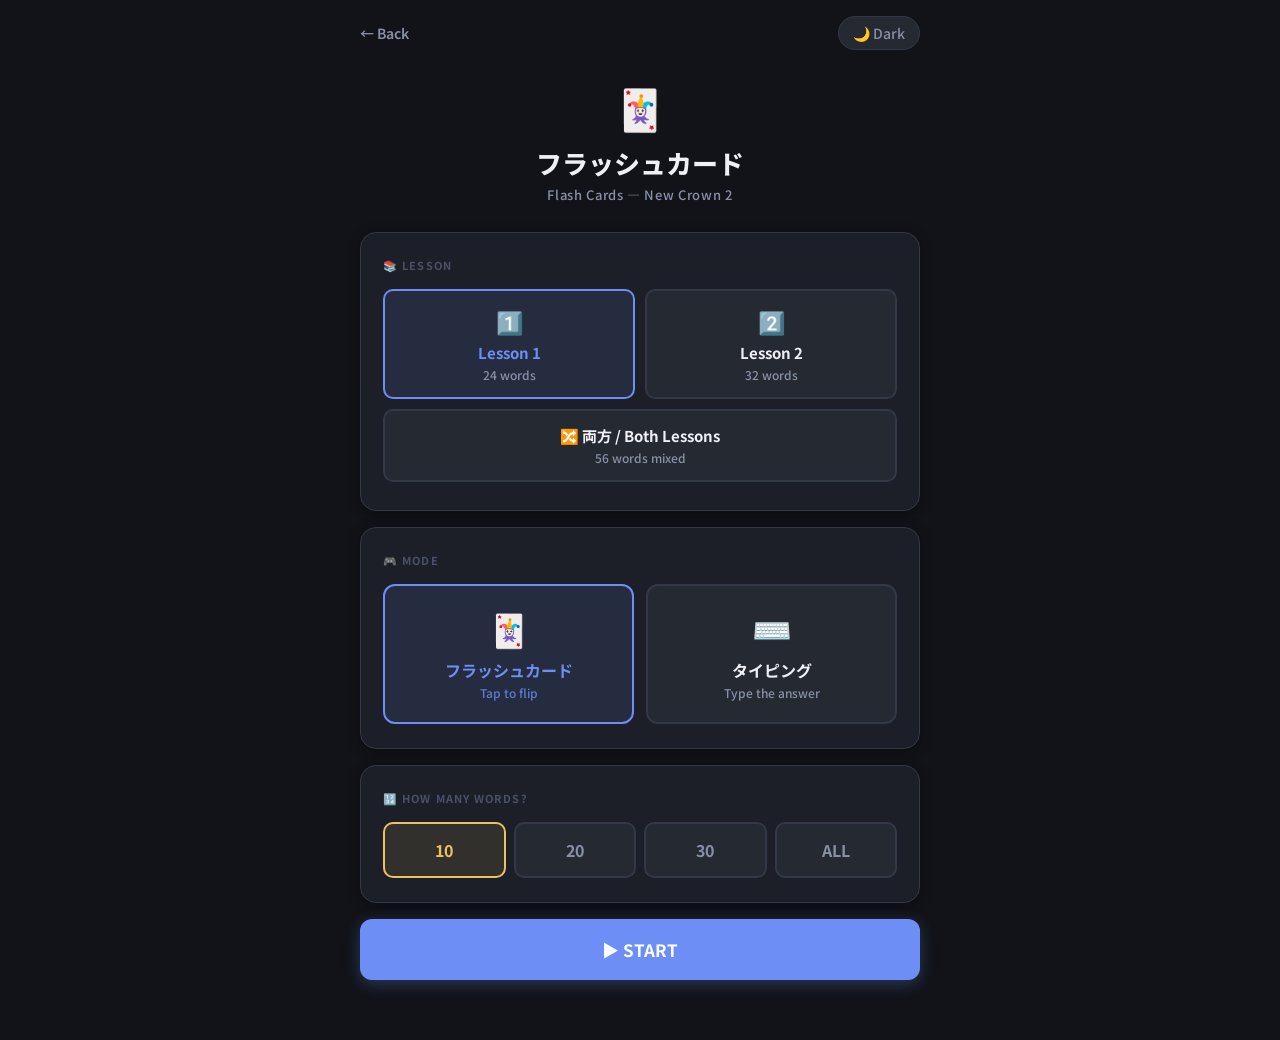
<file: flash_cards.html>
<!DOCTYPE html>
<html lang="ja" data-theme="dark">
<head>
<meta charset="UTF-8">
<meta name="viewport" content="width=device-width, initial-scale=1.0">
<title>Flash Cards — New Crown 2</title>
<style>
  @import url('https://fonts.googleapis.com/css2?family=Inter:wght@400;500;600;700;800&family=Noto+Sans+JP:wght@400;500;700;800&display=swap');

  /* ── THEME TOKENS ── */
  :root[data-theme="dark"] {
    --bg:        #111318;
    --surface:   #1c1f27;
    --surface2:  #252932;
    --border:    #333848;
    --border2:   #444c60;
    --text:      #eef0f6;
    --text-dim:  #8890a8;
    --text-faint:#4a5068;
    --accent:    #6c8ef5;
    --accent-bg: rgba(108,142,245,0.12);
    --green:     #3ecf8e;
    --green-bg:  rgba(62,207,142,0.12);
    --red:       #f56565;
    --red-bg:    rgba(245,101,101,0.12);
    --yellow:    #f0c060;
    --yellow-bg: rgba(240,192,96,0.1);
    --shadow:    0 2px 12px rgba(0,0,0,0.4);
    --shadow-lg: 0 8px 32px rgba(0,0,0,0.5);
    --card-front:#1c1f27;
    --card-back: #1a2235;
    --toggle-bg: #252932;
  }
  :root[data-theme="light"] {
    --bg:        #f4f6fb;
    --surface:   #ffffff;
    --surface2:  #f0f3fa;
    --border:    #dde2ef;
    --border2:   #c8d0e4;
    --text:      #1a1d2e;
    --text-dim:  #5a6280;
    --text-faint:#a0a8c0;
    --accent:    #4a72e8;
    --accent-bg: rgba(74,114,232,0.1);
    --green:     #1fad72;
    --green-bg:  rgba(31,173,114,0.1);
    --red:       #e03e3e;
    --red-bg:    rgba(224,62,62,0.1);
    --yellow:    #c08020;
    --yellow-bg: rgba(192,128,32,0.1);
    --shadow:    0 2px 12px rgba(0,0,0,0.08);
    --shadow-lg: 0 8px 32px rgba(0,0,0,0.12);
    --card-front:#ffffff;
    --card-back: #f0f5ff;
    --toggle-bg: #e8ecf5;
  }

  * { box-sizing: border-box; margin: 0; padding: 0; }

  body {
    background: var(--bg);
    color: var(--text);
    font-family: 'Noto Sans JP', 'Inter', sans-serif;
    min-height: 100vh;
    display: flex;
    flex-direction: column;
    align-items: center;
    transition: background 0.25s, color 0.25s;
    padding-bottom: 60px;
  }

  .container {
    width: 100%;
    max-width: 600px;
    padding: 0 20px;
  }

  /* ── TOP BAR ── */
  .top-bar {
    display: flex;
    align-items: center;
    justify-content: space-between;
    padding: 16px 0 0;
    margin-bottom: 4px;
  }
  .back-link {
    font-size: 14px;
    font-weight: 600;
    color: var(--text-dim);
    text-decoration: none;
    display: flex;
    align-items: center;
    gap: 6px;
    transition: color 0.15s;
  }
  .back-link:hover { color: var(--accent); }

  /* THEME TOGGLE */
  .theme-toggle {
    background: var(--toggle-bg);
    border: 1.5px solid var(--border);
    border-radius: 99px;
    padding: 6px 14px;
    font-size: 14px;
    cursor: pointer;
    color: var(--text-dim);
    display: flex;
    align-items: center;
    gap: 6px;
    transition: all 0.15s;
    font-family: inherit;
    font-weight: 500;
  }
  .theme-toggle:hover { border-color: var(--accent); color: var(--text); }

  /* ── TITLE ── */
  .title-block {
    text-align: center;
    padding: 24px 0 28px;
  }
  .title-icon { font-size: 40px; display: block; margin-bottom: 10px; }
  .title-jp {
    font-size: 26px;
    font-weight: 800;
    color: var(--text);
    line-height: 1.3;
  }
  .title-en {
    font-size: 13px;
    color: var(--text-dim);
    margin-top: 5px;
    font-weight: 500;
    letter-spacing: 0.05em;
  }

  /* ── SCREENS ── */
  .screen { display: none; }
  .screen.active { display: block; }

  /* ── SETUP ── */
  .setup-panel {
    background: var(--surface);
    border: 1.5px solid var(--border);
    border-radius: 16px;
    padding: 24px 22px;
    margin-bottom: 16px;
    box-shadow: var(--shadow);
  }
  .setup-label {
    font-size: 11px;
    font-weight: 700;
    color: var(--text-faint);
    letter-spacing: 0.1em;
    text-transform: uppercase;
    margin-bottom: 16px;
    display: block;
  }

  .mode-grid { display: grid; grid-template-columns: 1fr 1fr; gap: 12px; }
  .mode-btn {
    background: var(--surface2);
    border: 2px solid var(--border);
    color: var(--text);
    border-radius: 12px;
    padding: 20px 14px;
    cursor: pointer;
    font-family: inherit;
    font-weight: 700;
    font-size: 16px;
    text-align: center;
    transition: all 0.15s;
    line-height: 1.4;
  }
  .mode-btn .mode-icon { font-size: 32px; display: block; margin-bottom: 8px; }
  .mode-btn .mode-sub { font-size: 12px; color: var(--text-dim); font-weight: 500; display: block; margin-top: 4px; }
  .mode-btn:hover { border-color: var(--accent); background: var(--accent-bg); }
  .mode-btn.selected { border-color: var(--accent); background: var(--accent-bg); color: var(--accent); }
  .mode-btn.selected .mode-sub { color: var(--accent); opacity: 0.8; }

  /* lesson selector */
  .lesson-grid { display: grid; grid-template-columns: 1fr 1fr; gap: 10px; margin-bottom: 4px; }
  .lesson-btn {
    background: var(--surface2);
    border: 2px solid var(--border);
    color: var(--text);
    border-radius: 10px;
    padding: 14px 10px;
    cursor: pointer;
    font-family: inherit;
    font-weight: 700;
    font-size: 15px;
    text-align: center;
    transition: all 0.15s;
  }
  .lesson-btn .l-icon { font-size: 22px; display: block; margin-bottom: 5px; }
  .lesson-btn .l-sub { font-size: 12px; color: var(--text-dim); font-weight: 500; display: block; margin-top: 3px; }
  .lesson-btn:hover { border-color: var(--accent); }
  .lesson-btn.selected { border-color: var(--accent); background: var(--accent-bg); color: var(--accent); }
  .lesson-btn-wide {
    grid-column: span 2;
    background: var(--surface2);
    border: 2px solid var(--border);
    color: var(--text);
    border-radius: 10px;
    padding: 14px 10px;
    cursor: pointer;
    font-family: inherit;
    font-weight: 700;
    font-size: 15px;
    text-align: center;
    transition: all 0.15s;
  }
  .lesson-btn-wide .l-sub { font-size: 12px; color: var(--text-dim); font-weight: 500; display: block; margin-top: 3px; }
  .lesson-btn-wide:hover { border-color: var(--accent); }
  .lesson-btn-wide.selected { border-color: var(--accent); background: var(--accent-bg); color: var(--accent); }

  /* count selector */
  .count-grid { display: grid; grid-template-columns: repeat(4, 1fr); gap: 8px; }
  .count-btn {
    background: var(--surface2);
    border: 2px solid var(--border);
    color: var(--text-dim);
    border-radius: 10px;
    padding: 14px 4px;
    cursor: pointer;
    font-family: inherit;
    font-size: 16px;
    font-weight: 700;
    text-align: center;
    transition: all 0.15s;
  }
  .count-btn:hover { border-color: var(--yellow); color: var(--yellow); }
  .count-btn.selected { border-color: var(--yellow); background: var(--yellow-bg); color: var(--yellow); }

  .start-btn {
    display: block; width: 100%;
    background: var(--accent); color: #fff;
    border: none; padding: 18px 20px;
    font-family: inherit; font-size: 17px; font-weight: 700;
    cursor: pointer; border-radius: 12px;
    transition: all 0.15s;
    box-shadow: 0 4px 16px rgba(108,142,245,0.3);
    margin-top: 4px;
  }
  .start-btn:hover { filter: brightness(1.1); transform: translateY(-1px); box-shadow: 0 6px 20px rgba(108,142,245,0.4); }
  .start-btn:active { transform: translateY(1px); }
  .start-btn:disabled { opacity: 0.4; cursor: default; transform: none; }

  /* ── PROGRESS ── */
  .prog-row { display: flex; align-items: center; gap: 14px; margin-bottom: 14px; }
  .prog-bar { flex: 1; height: 6px; background: var(--surface2); border-radius: 99px; overflow: hidden; }
  .prog-fill { height: 100%; background: var(--accent); border-radius: 99px; transition: width 0.4s; }
  .prog-label { font-size: 14px; font-weight: 600; color: var(--text-dim); white-space: nowrap; }
  .score-row { display: flex; gap: 10px; margin-bottom: 18px; }
  .score-pill {
    flex: 1; text-align: center;
    font-size: 15px; font-weight: 700;
    padding: 8px 10px; border-radius: 10px;
    border: 1.5px solid var(--border);
    background: var(--surface);
  }
  .score-pill.cor { color: var(--green); border-color: var(--green); background: var(--green-bg); }
  .score-pill.wrn { color: var(--red); border-color: var(--red); background: var(--red-bg); }
  .score-pill.tot { color: var(--text-dim); }

  /* ── FLASH CARD ── */
  .card-wrap { perspective: 1200px; margin-bottom: 20px; cursor: pointer; }
  .card-inner {
    position: relative; width: 100%; height: 240px;
    transform-style: preserve-3d;
    transition: transform 0.4s cubic-bezier(0.4,0,0.2,1);
  }
  .card-inner.flipped { transform: rotateY(180deg); }
  .card-face {
    position: absolute; width: 100%; height: 100%;
    backface-visibility: hidden;
    -webkit-backface-visibility: hidden;
    border: 2px solid var(--border);
    border-radius: 20px;
    display: flex; flex-direction: column;
    align-items: center; justify-content: center;
    padding: 28px 24px; text-align: center;
    box-shadow: var(--shadow);
  }
  .card-front { background: var(--card-front); border-color: var(--accent); }
  .card-back { background: var(--card-back); border-color: var(--green); transform: rotateY(180deg); }
  .card-tag {
    font-size: 11px; font-weight: 700; letter-spacing: 0.1em;
    text-transform: uppercase; margin-bottom: 16px;
    padding: 4px 12px; border-radius: 99px;
  }
  .card-front .card-tag { background: var(--accent-bg); color: var(--accent); }
  .card-back .card-tag { background: var(--green-bg); color: var(--green); }
  .card-word { font-size: clamp(28px, 9vw, 44px); font-weight: 800; line-height: 1.2; }
  .card-front .card-word { color: var(--text); }
  .card-back .card-word { color: var(--green); }
  .card-tap-hint {
    font-size: 12px; color: var(--text-faint); margin-top: 16px;
    font-weight: 500;
    animation: blink 1.8s ease-in-out infinite;
  }
  @keyframes blink { 0%,100%{opacity:0.4} 50%{opacity:1} }

  /* flashcard nav */
  .card-nav { display: flex; gap: 14px; margin-bottom: 16px; }
  .nav-btn {
    flex: 1; padding: 20px 14px;
    border: 2px solid var(--border);
    background: var(--surface); color: var(--text);
    border-radius: 14px; cursor: pointer;
    font-family: inherit; font-size: 16px; font-weight: 700;
    transition: all 0.12s; text-align: center;
    box-shadow: var(--shadow);
  }
  .nav-btn .nav-sub { display: block; font-size: 12px; font-weight: 500; color: var(--text-dim); margin-top: 4px; }
  .nav-btn.know { border-color: var(--green); color: var(--green); }
  .nav-btn.know:hover { background: var(--green-bg); }
  .nav-btn.again { border-color: var(--red); color: var(--red); }
  .nav-btn.again:hover { background: var(--red-bg); }
  .nav-btn:disabled { opacity: 0.3; cursor: default; }

  /* ── TYPING MODE ── */
  .type-card {
    background: var(--surface);
    border: 2px solid var(--accent);
    border-radius: 20px;
    padding: 36px 24px;
    text-align: center;
    margin-bottom: 18px;
    box-shadow: var(--shadow);
  }
  .type-tag {
    font-size: 11px; font-weight: 700; letter-spacing: 0.1em;
    text-transform: uppercase; color: var(--accent);
    background: var(--accent-bg); padding: 4px 12px;
    border-radius: 99px; display: inline-block; margin-bottom: 16px;
  }
  .type-word { font-size: clamp(32px, 10vw, 50px); font-weight: 800; color: var(--text); margin-bottom: 6px; }
  .type-num { font-size: 13px; color: var(--text-dim); font-weight: 500; }

  .input-row { display: flex; gap: 10px; margin-bottom: 14px; }
  .type-input {
    flex: 1;
    background: var(--surface);
    border: 2px solid var(--border);
    color: var(--text);
    padding: 14px 18px;
    border-radius: 12px;
    font-family: inherit;
    font-size: 20px; font-weight: 700;
    outline: none;
    transition: border-color 0.15s;
    box-shadow: var(--shadow);
  }
  .type-input:focus { border-color: var(--accent); }
  .type-input.correct { border-color: var(--green); background: var(--green-bg); color: var(--green); }
  .type-input.wrong   { border-color: var(--red);   background: var(--red-bg); }
  .type-input:disabled { opacity: 0.85; cursor: default; }

  .submit-btn {
    background: var(--accent); color: #fff;
    border: none; padding: 14px 20px; border-radius: 12px;
    font-family: inherit; font-size: 15px; font-weight: 700;
    cursor: pointer; transition: all 0.12s; white-space: nowrap;
  }
  .submit-btn:hover { filter: brightness(1.1); }
  .submit-btn:disabled { opacity: 0.4; cursor: default; }

  .feedback-box {
    padding: 14px 18px; border-radius: 12px;
    font-size: 16px; font-weight: 600;
    margin-bottom: 14px; display: none; line-height: 1.5;
  }
  .feedback-box.ok { display: block; background: var(--green-bg); color: var(--green); border: 1.5px solid var(--green); }
  .feedback-box.ng { display: block; background: var(--red-bg); color: var(--red); border: 1.5px solid var(--red); }

  .next-btn {
    display: none; width: 100%;
    background: var(--surface2); color: var(--text);
    border: 2px solid var(--border); padding: 16px;
    font-family: inherit; font-size: 16px; font-weight: 700;
    cursor: pointer; border-radius: 12px;
    transition: all 0.12s; margin-bottom: 10px;
  }
  .next-btn.visible { display: block; }
  .next-btn:hover { border-color: var(--accent); color: var(--accent); }

  /* ── RESULT ── */
  .result-wrap { text-align: center; padding: 24px 0; }
  .result-emoji { font-size: 80px; display: block; margin-bottom: 14px; animation: rb 0.5s; }
  @keyframes rb { 0%{transform:scale(0)} 60%{transform:scale(1.15)} 100%{transform:scale(1)} }
  .result-title { font-size: 26px; font-weight: 800; margin-bottom: 6px; color: var(--text); }
  .result-sub { font-size: 15px; color: var(--text-dim); margin-bottom: 24px; }
  .result-stats { display: grid; grid-template-columns: 1fr 1fr; gap: 12px; margin: 18px 0; }
  .r-stat { background: var(--surface); border: 1.5px solid var(--border); border-radius: 14px; padding: 18px 14px; text-align: center; box-shadow: var(--shadow); }
  .r-val { font-size: 28px; font-weight: 800; display: block; margin-bottom: 5px; }
  .r-label { font-size: 13px; color: var(--text-dim); font-weight: 500; }

  .missed-block { background: var(--surface); border: 1.5px solid var(--border); border-radius: 14px; padding: 16px; margin: 14px 0; max-height: 240px; overflow-y: auto; text-align: left; box-shadow: var(--shadow); }
  .missed-title { font-size: 12px; font-weight: 700; color: var(--red); margin-bottom: 12px; text-transform: uppercase; letter-spacing: 0.08em; }
  .missed-row { display: flex; justify-content: space-between; padding: 10px 0; border-bottom: 1px solid var(--border); font-size: 16px; gap: 12px; }
  .missed-row:last-child { border-bottom: none; }
  .missed-jp { color: var(--text-dim); }
  .missed-en { color: var(--green); font-weight: 700; }

  /* ── BUTTONS ── */
  .btn-primary {
    display: block; width: 100%;
    background: var(--accent); color: #fff;
    border: none; padding: 18px 20px;
    font-family: inherit; font-size: 17px; font-weight: 700;
    cursor: pointer; border-radius: 12px; margin-bottom: 12px;
    transition: all 0.15s;
    box-shadow: 0 4px 16px rgba(108,142,245,0.3);
  }
  .btn-primary:hover { filter: brightness(1.1); transform: translateY(-1px); }

  .btn-secondary {
    display: block; width: 100%;
    background: transparent; color: var(--text-dim);
    border: 2px solid var(--border); padding: 16px 20px;
    font-family: inherit; font-size: 15px; font-weight: 600;
    cursor: pointer; border-radius: 12px; margin-bottom: 10px;
    transition: all 0.15s;
  }
  .btn-secondary:hover { border-color: var(--text-dim); color: var(--text); }

  /* back-to-setup separator */
  .back-sep { margin-top: 32px; padding-top: 24px; border-top: 1.5px solid var(--border); }

  /* flash feedback */
  .damage-flash { position:fixed;top:0;left:0;right:0;bottom:0;pointer-events:none;z-index:999;opacity:0;transition:opacity 0.1s; }
  .damage-flash.cor-flash { background:rgba(62,207,142,0.1); }
  .damage-flash.wrn-flash { background:rgba(245,101,101,0.14); }
  .damage-flash.show { opacity:1; }
</style>
</head>
<body>
<div class="damage-flash" id="dmgFlash"></div>

<div class="container">

  <div class="top-bar">
    <a class="back-link" href="index.html">← Back</a>
    <button class="theme-toggle" onclick="toggleTheme()" id="themeBtn">🌙 Dark</button>
  </div>

  <div class="title-block">
    <span class="title-icon">🃏</span>
    <div class="title-jp">フラッシュカード</div>
    <div class="title-en">Flash Cards — New Crown 2</div>
  </div>

  <!-- ══ SETUP ══ -->
  <div class="screen active" id="setupScreen">

    <div class="setup-panel">
      <span class="setup-label">📚 Lesson</span>
      <div class="lesson-grid">
        <button class="lesson-btn selected" id="lessonL1" onclick="selectLesson('L1')">
          <span class="l-icon">1️⃣</span>
          Lesson 1
          <span class="l-sub">24 words</span>
        </button>
        <button class="lesson-btn" id="lessonL2" onclick="selectLesson('L2')">
          <span class="l-icon">2️⃣</span>
          Lesson 2
          <span class="l-sub">32 words</span>
        </button>
        <button class="lesson-btn-wide" id="lessonALL" onclick="selectLesson('ALL')">
          🔀 両方 / Both Lessons
          <span class="l-sub">56 words mixed</span>
        </button>
      </div>
    </div>

    <div class="setup-panel">
      <span class="setup-label">🎮 Mode</span>
      <div class="mode-grid">
        <button class="mode-btn selected" id="modeFlash" onclick="selectMode('flash')">
          <span class="mode-icon">🃏</span>
          フラッシュカード
          <span class="mode-sub">Tap to flip</span>
        </button>
        <button class="mode-btn" id="modeType" onclick="selectMode('type')">
          <span class="mode-icon">⌨️</span>
          タイピング
          <span class="mode-sub">Type the answer</span>
        </button>
      </div>
    </div>

    <div class="setup-panel">
      <span class="setup-label">🔢 How many words?</span>
      <div class="count-grid">
        <button class="count-btn selected" onclick="selectCount(10)">10</button>
        <button class="count-btn" onclick="selectCount(20)">20</button>
        <button class="count-btn" onclick="selectCount(30)">30</button>
        <button class="count-btn" onclick="selectCount(99)">ALL</button>
      </div>
    </div>

    <button class="start-btn" id="startBtn" onclick="startSession()">▶ START</button>
  </div>

  <!-- ══ FLASH SCREEN ══ -->
  <div class="screen" id="flashScreen">
    <div class="prog-row">
      <div class="prog-bar"><div class="prog-fill" id="flashProgFill" style="width:0%"></div></div>
      <div class="prog-label" id="flashProgLabel">0 / 0</div>
    </div>
    <div class="score-row">
      <div class="score-pill cor" id="flashKnow">✓ 0</div>
      <div class="score-pill tot" id="flashRemain">⟳ 0</div>
      <div class="score-pill wrn" id="flashAgain">✗ 0</div>
    </div>

    <div class="card-wrap" id="cardWrap" onclick="flipCard()">
      <div class="card-inner" id="cardInner">
        <div class="card-face card-front">
          <div class="card-tag">🇯🇵 Japanese</div>
          <div class="card-word" id="cardJP">—</div>
          <div class="card-tap-hint">Tap to reveal →</div>
        </div>
        <div class="card-face card-back">
          <div class="card-tag">🇬🇧 English</div>
          <div class="card-word" id="cardEN">—</div>
          <div class="card-hint" id="cardHint"></div>
        </div>
      </div>
    </div>

    <div class="card-nav">
      <button class="nav-btn again" id="btnAgain" onclick="markCard(false)" disabled>
        ✗ もう一度
        <span class="nav-sub">Again</span>
      </button>
      <button class="nav-btn know" id="btnKnow" onclick="markCard(true)" disabled>
        ✓ わかった！
        <span class="nav-sub">Got it</span>
      </button>
    </div>

    <div class="back-sep">
      <button class="btn-secondary" onclick="goSetup()">← 設定に戻る</button>
    </div>
  </div>

  <!-- ══ TYPING SCREEN ══ -->
  <div class="screen" id="typeScreen">
    <div class="prog-row">
      <div class="prog-bar"><div class="prog-fill" id="typeProgFill" style="width:0%"></div></div>
      <div class="prog-label" id="typeProgLabel">0 / 0</div>
    </div>
    <div class="score-row">
      <div class="score-pill cor" id="typeScore">✓ 0</div>
      <div class="score-pill wrn" id="typeWrong">✗ 0</div>
      <div class="score-pill tot" id="typeStreak">🔥 0</div>
    </div>

    <div class="type-card">
      <div class="type-tag">Type the English word</div>
      <div class="type-word" id="typeWord">—</div>
      <div class="type-num" id="typeNum"></div>
    </div>

    <div class="input-row">
      <input class="type-input" id="typeInput" type="text" placeholder="type here…"
        autocomplete="off" autocorrect="off" autocapitalize="off" spellcheck="false"
        onkeydown="handleTypeKey(event)">
      <button class="submit-btn" id="submitBtn" onclick="submitType()">Check</button>
    </div>

    <div class="feedback-box" id="typeFeedback"></div>
    <button class="next-btn" id="typeNextBtn" onclick="typeNext()">Next word →</button>

    <div class="back-sep">
      <button class="btn-secondary" onclick="goSetup()">← 設定に戻る</button>
    </div>
  </div>

  <!-- ══ RESULT ══ -->
  <div class="screen" id="resultScreen">
    <div class="result-wrap">
      <span class="result-emoji" id="resultEmoji">🏆</span>
      <div class="result-title" id="resultTitle">—</div>
      <div class="result-sub" id="resultSub">—</div>

      <div class="result-stats">
        <div class="r-stat">
          <span class="r-val" id="rCorrect" style="color:var(--green)">0</span>
          <div class="r-label">正解 / Correct</div>
        </div>
        <div class="r-stat">
          <span class="r-val" id="rWrong" style="color:var(--red)">0</span>
          <div class="r-label">不正解 / Wrong</div>
        </div>
        <div class="r-stat">
          <span class="r-val" id="rPct" style="color:var(--accent)">0%</span>
          <div class="r-label">正答率 / Accuracy</div>
        </div>
        <div class="r-stat">
          <span class="r-val" id="rStreak" style="color:var(--yellow)">0</span>
          <div class="r-label">最大連続 / Best Streak</div>
        </div>
      </div>

      <div id="missedBlock" style="display:none">
        <div class="missed-block">
          <div class="missed-title">❌ 要復習 / Review these</div>
          <div id="missedList"></div>
        </div>
      </div>

      <button class="btn-primary" id="retryBtn" onclick="retrySession()">🔄 もう一度 / Retry</button>
      <button class="btn-secondary" onclick="goSetup()">⚙️ 設定に戻る / Back to setup</button>
    </div>
  </div>

</div>

<script>
// ===== VOCABULARY =====
const VOCAB_L1 = [
  { jp: '…の前に（の）',          en: 'before' },
  { jp: '写真撮影',                en: 'photography' },
  { jp: 'そのとおり。',            en: "That's right." },
  { jp: '記事',                    en: 'article' },
  { jp: '勝ち抜き戦、トーナメント', en: 'tournament' },
  { jp: '混雑した',                en: 'crowded' },
  { jp: '合唱',                    en: 'chorus' },
  { jp: '代わりに',                en: 'instead' },
  { jp: '早い',                    en: 'early' },
  { jp: '分',                      en: 'minute' },
  { jp: '選択',                    en: 'choice' },
  { jp: 'キャンセル、中止する',    en: 'cancel' },
  { jp: '…に対抗して',            en: 'against' },
  { jp: '最後の',                  en: 'final' },
  { jp: '（時間の）秒',            en: 'second' },
  { jp: '確かに、きっと',          en: 'surely' },
  { jp: '競技会',                  en: 'competition' },
  { jp: '詩',                      en: 'poem' },
  { jp: '広げる',                  en: 'spread' },
  { jp: '…まで（ずっと）',        en: 'until' },
  { jp: '半分の',                  en: 'half' },
  { jp: '1時間',                   en: 'hour' },
  { jp: '負ける',                  en: 'lose' },
  { jp: 'こわす',                  en: 'break' },
];
const VOCAB_L2 = [
  { jp: '冒険',                    en: 'adventure' },
  { jp: 'おもな',                  en: 'main' },
  { jp: 'いたずらな、わんぱくな',  en: 'naughty' },
  { jp: 'やっかいな事態、困難',    en: 'trouble' },
  { jp: '貸す',                    en: 'lend' },
  { jp: '同意する',                en: 'agree' },
  { jp: '実験',                    en: 'experiment' },
  { jp: '空っぽ',                  en: 'empty' },
  { jp: 'もう1つの、別の',         en: 'another' },
  { jp: 'シリーズ',                en: 'series' },
  { jp: '作者',                    en: 'author' },
  { jp: '景色',                    en: 'scenery' },
  { jp: '自然',                    en: 'nature' },
  { jp: '実は',                    en: 'in fact' },
  { jp: '地方',                    en: 'district' },
  { jp: '地域',                    en: 'area' },
  { jp: 'まだ、今でも',            en: 'still' },
  { jp: 'いつか',                  en: 'someday' },
  { jp: '変な',                    en: 'strange' },
  { jp: '風景',                    en: 'landscape' },
  { jp: '意見',                    en: 'opinion' },
  { jp: '遠い',                    en: 'faraway' },
  { jp: '訓練',                    en: 'training' },
  { jp: 'おとな',                  en: 'grown-up' },
  { jp: '学習者',                  en: 'learner' },
  { jp: '魔女',                    en: 'witch' },
  { jp: 'さらにその上',            en: 'plus' },
  { jp: '…の間で',                en: 'among' },
  { jp: '10代の少年',              en: 'teenager' },
  { jp: '結末',                    en: 'ending' },
  { jp: '心温まる',                en: 'heartwarming' },
  { jp: '推薦する、すすめる',      en: 'recommend' },
];
const VOCAB_ALL = [...VOCAB_L1, ...VOCAB_L2];

// ===== STATE =====
let cfg = { mode: 'flash', count: 10, lesson: 'L1' };
let session = {};

// ===== THEME =====
function toggleTheme() {
  const html = document.documentElement;
  const isDark = html.getAttribute('data-theme') === 'dark';
  html.setAttribute('data-theme', isDark ? 'light' : 'dark');
  document.getElementById('themeBtn').textContent = isDark ? '🌙 Dark' : '☀️ Light';
}

// ===== HELPERS =====
function shuffle(arr) {
  const a = [...arr];
  for (let i = a.length - 1; i > 0; i--) {
    const j = Math.floor(Math.random() * (i + 1));
    [a[i], a[j]] = [a[j], a[i]];
  }
  return a;
}
function showScreen(id) {
  document.querySelectorAll('.screen').forEach(s => s.classList.remove('active'));
  document.getElementById(id).classList.add('active');
  window.scrollTo(0, 0);
}
function flash(type) {
  const el = document.getElementById('dmgFlash');
  el.className = `damage-flash ${type} show`;
  setTimeout(() => el.classList.remove('show'), 200);
}

// ===== SETUP =====
function selectLesson(l) {
  cfg.lesson = l;
  ['L1','L2','ALL'].forEach(x => {
    const el = document.getElementById('lesson' + x);
    if (el) el.classList.toggle('selected', x === l);
  });
}
function selectMode(m) {
  cfg.mode = m;
  document.getElementById('modeFlash').classList.toggle('selected', m === 'flash');
  document.getElementById('modeType').classList.toggle('selected', m === 'type');
}
function selectCount(n) {
  cfg.count = n;
  document.querySelectorAll('.count-btn').forEach(b => b.classList.remove('selected'));
  event.target.closest('.count-btn').classList.add('selected');
}
function goSetup() { showScreen('setupScreen'); }

function startSession() {
  const vocabMap = { L1: VOCAB_L1, L2: VOCAB_L2, ALL: VOCAB_ALL };
  const pool = shuffle(vocabMap[cfg.lesson] || VOCAB_L1);
  const words = cfg.count >= 99 ? pool : pool.slice(0, Math.min(cfg.count, pool.length));
  session = {
    words, index: 0,
    correct: 0, wrong: 0, streak: 0, bestStreak: 0, missed: [],
    knowCount: 0, againCount: 0, againQueue: [], flipped: false, answered: false,
  };
  if (cfg.mode === 'flash') startFlash();
  else startType();
}

// ===== FLASH CARD =====
function startFlash() {
  showScreen('flashScreen');
  session.queue = [...session.words];
  renderFlashCard();
}
function renderFlashCard() {
  const q = session.queue[0];
  if (!q) { showResult(); return; }
  session.flipped = false;
  document.getElementById('cardInner').classList.remove('flipped');
  document.getElementById('cardJP').textContent = q.jp;
  document.getElementById('cardEN').textContent = q.en;
  const pct = Math.round(session.knowCount / session.words.length * 100);
  document.getElementById('flashProgFill').style.width = pct + '%';
  document.getElementById('flashProgLabel').textContent = `${session.knowCount} / ${session.words.length}`;
  document.getElementById('flashKnow').textContent = `✓ ${session.knowCount}`;
  document.getElementById('flashAgain').textContent = `✗ ${session.againCount}`;
  document.getElementById('flashRemain').textContent = `⟳ ${session.queue.length}`;
  document.getElementById('btnKnow').disabled = true;
  document.getElementById('btnAgain').disabled = true;
}
function flipCard() {
  if (session.flipped) return;
  session.flipped = true;
  document.getElementById('cardInner').classList.add('flipped');
  document.getElementById('btnKnow').disabled = false;
  document.getElementById('btnAgain').disabled = false;
}
function markCard(knew) {
  if (!session.flipped) return;
  const card = session.queue.shift();
  if (knew) { session.knowCount++; flash('cor-flash'); }
  else { session.againCount++; session.queue.push(card); flash('wrn-flash'); }
  if (session.queue.length === 0) {
    session.correct = session.knowCount;
    session.wrong = session.againCount;
    showResult();
  } else { renderFlashCard(); }
}

// ===== TYPING =====
function startType() {
  showScreen('typeScreen');
  session.index = 0;
  session.answered = false;
  renderTypeCard();
}
function renderTypeCard() {
  const q = session.words[session.index];
  if (!q) { showResult(); return; }
  session.answered = false;
  document.getElementById('typeWord').textContent = q.jp;
  document.getElementById('typeNum').textContent = `${session.index + 1} / ${session.words.length}`;
  const pct = Math.round(session.index / session.words.length * 100);
  document.getElementById('typeProgFill').style.width = pct + '%';
  document.getElementById('typeProgLabel').textContent = `${session.index + 1} / ${session.words.length}`;
  document.getElementById('typeScore').textContent = `✓ ${session.correct}`;
  document.getElementById('typeWrong').textContent = `✗ ${session.wrong}`;
  document.getElementById('typeStreak').textContent = `🔥 ${session.streak}`;
  const input = document.getElementById('typeInput');
  input.value = '';
  input.className = 'type-input';
  input.disabled = false;
  input.focus();
  document.getElementById('submitBtn').disabled = false;
  document.getElementById('typeFeedback').className = 'feedback-box';
  document.getElementById('typeFeedback').textContent = '';
  document.getElementById('typeNextBtn').className = 'next-btn';
}
function handleTypeKey(e) {
  if (e.key === 'Enter') {
    if (!session.answered) submitType();
    else typeNext();
  }
}
function submitType() {
  if (session.answered) return;
  const q = session.words[session.index];
  const input = document.getElementById('typeInput');
  const given = input.value.trim();
  if (!given) return;
  session.answered = true;
  input.disabled = true;
  document.getElementById('submitBtn').disabled = true;
  document.getElementById('typeNextBtn').className = 'next-btn visible';
  const isOk = given.toLowerCase() === q.en.toLowerCase();
  const fb = document.getElementById('typeFeedback');
  if (isOk) {
    input.classList.add('correct');
    fb.className = 'feedback-box ok';
    fb.textContent = `✓ Correct! "${q.en}"`;
    session.correct++;
    session.streak++;
    session.bestStreak = Math.max(session.bestStreak, session.streak);
    flash('cor-flash');
  } else {
    input.classList.add('wrong');
    fb.className = 'feedback-box ng';
    fb.textContent = `✗ The answer is "${q.en}"`;
    session.wrong++;
    session.streak = 0;
    session.missed.push({ jp: q.jp, en: q.en });
    flash('wrn-flash');
  }
  document.getElementById('typeScore').textContent = `✓ ${session.correct}`;
  document.getElementById('typeWrong').textContent = `✗ ${session.wrong}`;
  document.getElementById('typeStreak').textContent = `🔥 ${session.streak}`;
}
function typeNext() {
  session.index++;
  if (session.index >= session.words.length) showResult();
  else renderTypeCard();
}

// ===== RESULT =====
function showResult() {
  const total = session.words.length;
  const correct = session.correct;
  const wrong = cfg.mode === 'flash' ? session.againCount : session.wrong;
  const pct = Math.round(correct / total * 100);
  let emoji, title;
  if (pct === 100)    { emoji = '🌟'; title = '満点！Perfect!'; }
  else if (pct >= 80) { emoji = '🏆'; title = 'すごい！Great!'; }
  else if (pct >= 60) { emoji = '📖'; title = 'よくやった！Good!'; }
  else                { emoji = '💪'; title = '要復習！Keep studying!'; }
  document.getElementById('resultEmoji').textContent = emoji;
  document.getElementById('resultTitle').textContent = title;
  const lessonNames = { L1: 'Lesson 1', L2: 'Lesson 2', ALL: 'L1 & L2' };
  document.getElementById('resultSub').textContent =
    `${cfg.mode === 'flash' ? 'Flash Cards' : 'Typing'} · ${lessonNames[cfg.lesson]} · ${total} words`;
  document.getElementById('rCorrect').textContent = correct;
  document.getElementById('rWrong').textContent = wrong;
  document.getElementById('rPct').textContent = pct + '%';
  document.getElementById('rStreak').textContent = session.bestStreak || '—';
  if (session.missed.length > 0 && cfg.mode === 'type') {
    document.getElementById('missedBlock').style.display = 'block';
    document.getElementById('missedList').innerHTML = session.missed.map(m =>
      `<div class="missed-row"><span class="missed-jp">${m.jp}</span><span class="missed-en">${m.en}</span></div>`
    ).join('');
  } else {
    document.getElementById('missedBlock').style.display = 'none';
  }
  showScreen('resultScreen');
}
function retrySession() { startSession(); }
</script>
</body>
</html>
</file>
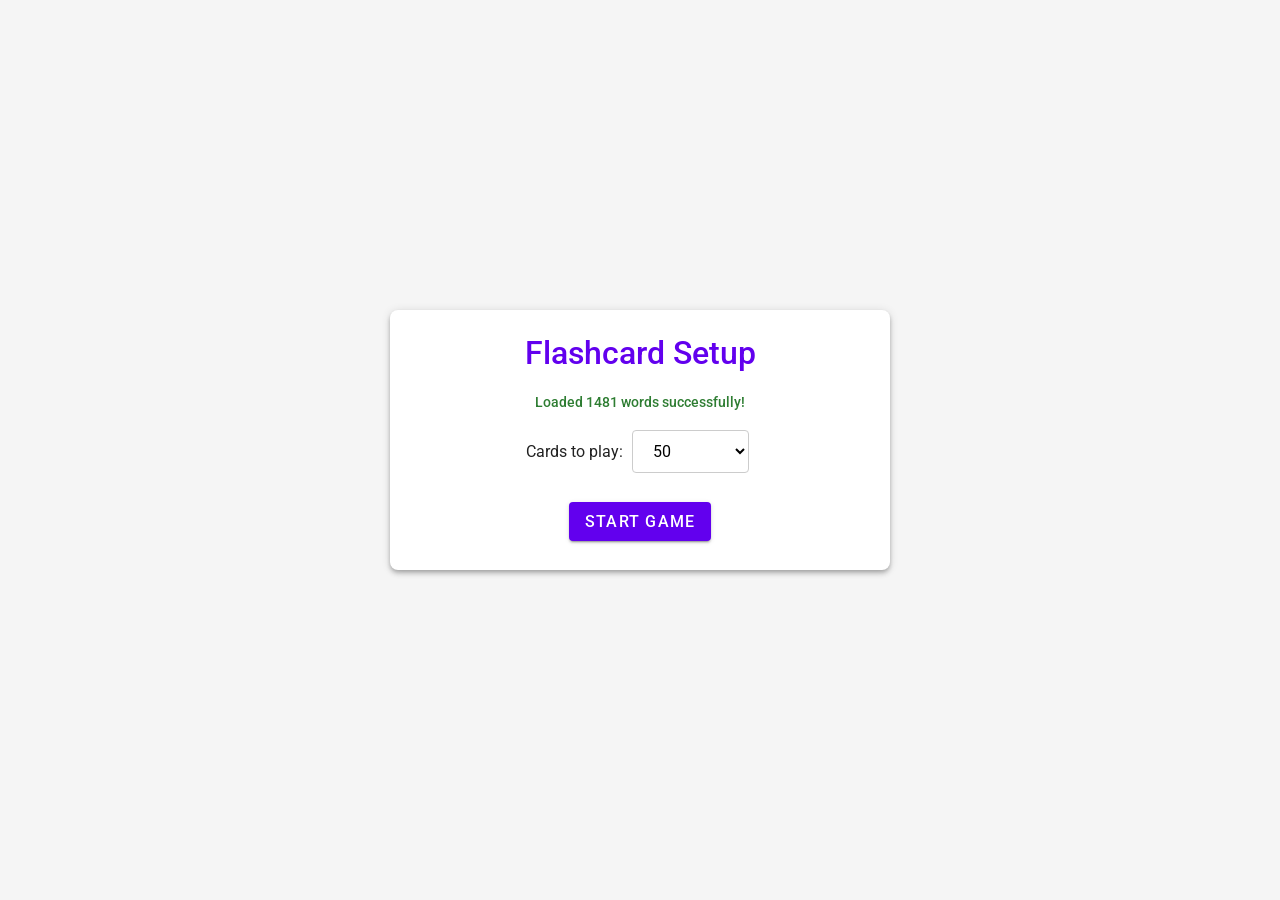
<file: flash_game.html>
<!DOCTYPE html>
<html lang="en">
<head>
    <meta charset="UTF-8">
    <meta name="viewport" content="width=device-width, initial-scale=1.0">
    <title>Material Flashcards</title>
    <link rel="stylesheet" href="https://fonts.googleapis.com/css2?family=Roboto:wght@300;400;500;700&display=swap">
    <link rel="stylesheet" href="https://fonts.googleapis.com/icon?family=Material+Icons">
    
    <style>
        :root {
            --md-primary: #6200ee;
            --md-surface: #ffffff;
            --md-background: #f5f5f5;
            --md-text-primary: rgba(0, 0, 0, 0.87);
            --md-text-secondary: rgba(0, 0, 0, 0.6);
            --md-shadow: 0px 4px 5px 0px rgba(0,0,0,0.14), 0px 1px 10px 0px rgba(0,0,0,0.12), 0px 2px 4px -1px rgba(0,0,0,0.2);
        }

        body {
            font-family: 'Roboto', sans-serif;
            background-color: var(--md-background);
            color: var(--md-text-primary);
            margin: 0;
            display: flex;
            flex-direction: column;
            align-items: center;
            justify-content: center;
            min-height: 100vh;
        }

        .container {
            width: 90%;
            max-width: 500px;
            text-align: center;
            position: relative;
        }

        .card-setup {
            background: var(--md-surface);
            padding: 24px;
            border-radius: 8px;
            box-shadow: var(--md-shadow);
            margin-bottom: 20px;
        }

        h1 { font-weight: 500; margin-top: 0; color: var(--md-primary); }

        .status-message {
            margin: 15px 0;
            font-size: 14px;
            color: #2e7d32;
            font-weight: 500;
        }
        
        .status-message.error { color: #c62828; }

        select, button {
            font-family: 'Roboto', sans-serif;
            font-size: 16px;
            padding: 10px 16px;
            border-radius: 4px;
            border: 1px solid #ccc;
            background: white;
            margin: 5px;
        }

        button.btn-primary {
            background-color: var(--md-primary);
            color: white;
            border: none;
            cursor: pointer;
            text-transform: uppercase;
            font-weight: 500;
            letter-spacing: 1.25px;
            box-shadow: 0px 3px 1px -2px rgba(0,0,0,0.2), 0px 2px 2px 0px rgba(0,0,0,0.14), 0px 1px 5px 0px rgba(0,0,0,0.12);
            transition: box-shadow 0.2s;
            display: inline-flex;
            align-items: center;
            justify-content: center;
        }

        button.btn-primary:hover { box-shadow: var(--md-shadow); }

        .game-top-bar {
            display: flex;
            justify-content: space-between;
            align-items: center;
            margin-bottom: 10px;
            width: 100%;
        }

        .top-bar-left { display: flex; }

        button.btn-icon {
            background: none;
            border: none;
            color: var(--md-text-secondary);
            cursor: pointer;
            padding: 8px;
            border-radius: 50%;
            display: flex;
            align-items: center;
            justify-content: center;
            transition: background-color 0.2s, color 0.2s;
        }

        button.btn-icon:hover {
            background-color: rgba(0, 0, 0, 0.04);
            color: var(--md-primary);
        }

        /* Speaker button — lives inside the card */
        .speak-btn {
            position: absolute;
            bottom: 12px;
            right: 12px;
            background: none;
            border: none;
            cursor: pointer;
            padding: 6px;
            border-radius: 50%;
            color: var(--md-primary);
            opacity: 0.55;
            display: flex;
            align-items: center;
            justify-content: center;
            transition: opacity 0.2s, background-color 0.2s;
            z-index: 10;
        }

        .speak-btn:hover {
            opacity: 1;
            background-color: rgba(98, 0, 238, 0.08);
        }

        .speak-btn.speaking {
            opacity: 1;
            color: #6200ee;
            animation: pulse 0.8s ease-in-out infinite alternate;
        }

        @keyframes pulse {
            from { transform: scale(1); }
            to   { transform: scale(1.2); }
        }

        /* TTS unavailable badge */
        .tts-badge {
            font-size: 11px;
            color: var(--md-text-secondary);
            display: flex;
            align-items: center;
            gap: 4px;
            padding: 4px 8px;
            border-radius: 12px;
            background: rgba(0,0,0,0.06);
        }

        .game-section { display: none; width: 100%; }

        .flashcard-wrapper {
            perspective: 1000px;
            width: 100%;
            height: 250px;
            margin: 10px 0 20px 0;
            cursor: pointer;
        }

        .flashcard {
            width: 100%;
            height: 100%;
            position: relative;
            transform-style: preserve-3d;
            transition: transform 0.6s cubic-bezier(0.4, 0, 0.2, 1);
        }

        .flashcard.flipped { transform: rotateY(180deg); }

        .card-face {
            position: absolute;
            width: 100%;
            height: 100%;
            backface-visibility: hidden;
            border-radius: 8px;
            box-shadow: var(--md-shadow);
            background: var(--md-surface);
            display: flex;
            flex-direction: column;
            justify-content: center;
            align-items: center;
            box-sizing: border-box;
            padding: 24px;
        }

        .card-front { color: var(--md-primary); }
        .card-back  { transform: rotateY(180deg); background-color: #fafafa; }

        .word  { font-size: 26px; font-weight: 400; line-height: 1.4; }
        .label { font-size: 12px; color: var(--md-text-secondary); text-transform: uppercase; margin-bottom: 10px; }

        .controls {
            display: flex;
            justify-content: space-between;
            align-items: center;
            margin-top: 20px;
        }

        .progress { color: var(--md-text-secondary); font-size: 14px; }
    </style>
</head>
<body>

<div class="container">
    <div id="setup-screen" class="card-setup">
        <h1>Flashcard Setup</h1>
        <div id="status-text" class="status-message">Fetching vocabulary...</div>
        <div>
            <label for="card-count">Cards to play:</label>
            <select id="card-count">
                <option value="50">50</option>
                <option value="100">100</option>
                <option value="200">200</option>
                <option value="all">All Cards</option>
            </select>
        </div>
        <br>
        <button id="start-btn" class="btn-primary" onclick="startGame()" disabled>Start Game</button>
    </div>

    <div id="game-screen" class="game-section">
        <div class="game-top-bar">
            <div class="top-bar-left">
                <button class="btn-icon" onclick="goHome()" title="Go Home">
                    <span class="material-icons">home</span>
                </button>
            </div>
            <div id="tts-status"></div>
        </div>

        <div class="flashcard-wrapper" onclick="handleCardClick(event)">
            <div id="flashcard" class="flashcard">
                <div class="card-face card-front">
                    <span class="label">English</span>
                    <span id="front-text" class="word">Word</span>
                    <!-- Speaker button — click speaks without flipping -->
                    <button class="speak-btn" id="speak-btn" title="Hear pronunciation" onclick="speakCurrent(event)">
                        <span class="material-icons" style="font-size:22px">volume_up</span>
                    </button>
                </div>
                <div class="card-face card-back">
                    <span class="label">Japanese</span>
                    <span id="back-text" class="word">意味</span>
                </div>
            </div>
        </div>

        <div class="controls">
            <button class="btn-primary" onclick="prevCard()"><span class="material-icons">arrow_back</span></button>
            <span id="progress-text" class="progress">0 / 0</span>
            <button class="btn-primary" onclick="nextCard()"><span class="material-icons">arrow_forward</span></button>
        </div>
    </div>
</div>

<script>
    let rawCards = [];
    let gameCards = [];
    let currentIndex = 0;

    // ── TTS setup ────────────────────────────────────────────────────────────
    const ttsAvailable = 'speechSynthesis' in window;
    let enVoice = null;

    function initVoices() {
        const voices = window.speechSynthesis.getVoices();
        // Prefer a native English voice; fall back to any en voice
        enVoice =
            voices.find(v => v.lang === 'en-US' && !v.localService === false) ||
            voices.find(v => v.lang === 'en-US') ||
            voices.find(v => v.lang.startsWith('en')) ||
            null;
    }

    if (ttsAvailable) {
        // Voices may load async (especially on Chrome)
        speechSynthesis.addEventListener('voiceschanged', initVoices);
        initVoices();
    }

    function speak(text) {
        if (!ttsAvailable || !text) return;
        window.speechSynthesis.cancel();
        const utt = new SpeechSynthesisUtterance(text);
        utt.lang  = 'en-US';
        utt.rate  = 0.9;
        if (enVoice) utt.voice = enVoice;

        const btn = document.getElementById('speak-btn');
        btn.classList.add('speaking');
        utt.onend = utt.onerror = () => btn.classList.remove('speaking');

        window.speechSynthesis.speak(utt);
    }

    function speakCurrent(event) {
        // Prevent the click from bubbling up to the card-flip handler
        event.stopPropagation();
        if (gameCards.length === 0) return;
        speak(gameCards[currentIndex].en);
    }

    // ── Card click: flip unless user clicked the speak button ────────────────
    function handleCardClick(event) {
        flipCard();
    }

    // ── CSV fetch ─────────────────────────────────────────────────────────────
    window.addEventListener('DOMContentLoaded', () => {
        // Show TTS status badge once game screen is shown
        if (!ttsAvailable) {
            document.getElementById('tts-status').innerHTML =
                '<span class="tts-badge"><span class="material-icons" style="font-size:14px">volume_off</span> No TTS</span>';
        }

        fetch('vocab.csv')
            .then(response => {
                if (!response.ok) throw new Error('Could not find vocab.csv on the server.');
                return response.text();
            })
            .then(text => {
                parseTestData(text);
                if (rawCards.length > 0) {
                    const statusEl = document.getElementById('status-text');
                    statusEl.textContent = `Loaded ${rawCards.length} words successfully!`;
                    document.getElementById('start-btn').disabled = false;
                } else {
                    throw new Error('vocab.csv is empty or format mismatch.');
                }
            })
            .catch(error => {
                const statusEl = document.getElementById('status-text');
                statusEl.classList.add('error');
                statusEl.innerHTML = `<strong>Error:</strong> ${error.message}`;
            });
    });

    function parseTestData(text) {
        rawCards = [];
        const lines = text.split('\n');
        lines.forEach(line => {
            if (!line.trim()) return;
            const firstCommaIndex = line.indexOf(',');
            if (firstCommaIndex !== -1) {
                const enPart = line.substring(0, firstCommaIndex).trim();
                const jpPart = line.substring(firstCommaIndex + 1).trim();
                rawCards.push({ en: enPart, jp: jpPart });
            }
        });
    }

    // ── Game flow ─────────────────────────────────────────────────────────────
    function startGame() {
        if (rawCards.length === 0) return;
        let shuffled = [...rawCards].sort(() => 0.5 - Math.random());
        const choice = document.getElementById('card-count').value;
        const count  = choice === 'all' ? shuffled.length : parseInt(choice);
        gameCards     = shuffled.slice(0, Math.min(count, shuffled.length));
        currentIndex  = 0;

        document.getElementById('setup-screen').style.display = 'none';
        document.getElementById('game-screen').style.display  = 'block';

        // Hide speak button if TTS not available
        document.getElementById('speak-btn').style.display = ttsAvailable ? 'flex' : 'none';

        updateCard();
    }

    function updateCard() {
        if (gameCards.length === 0) return;
        document.getElementById('flashcard').classList.remove('flipped');
        setTimeout(() => {
            document.getElementById('front-text').textContent = gameCards[currentIndex].en;
            document.getElementById('back-text').textContent  = gameCards[currentIndex].jp;
            document.getElementById('progress-text').textContent = `${currentIndex + 1} / ${gameCards.length}`;
        }, 150);
    }

    function flipCard() {
        document.getElementById('flashcard').classList.toggle('flipped');
    }

    function nextCard() {
        if (currentIndex < gameCards.length - 1) {
            currentIndex++;
            updateCard();
        }
    }

    function prevCard() {
        if (currentIndex > 0) {
            currentIndex--;
            updateCard();
        }
    }

    function goHome() {
        window.speechSynthesis.cancel();
        document.getElementById('flashcard').classList.remove('flipped');
        setTimeout(() => {
            document.getElementById('game-screen').style.display  = 'none';
            document.getElementById('setup-screen').style.display = 'block';
        }, 150);
    }
</script>
</body>
</html>
</file>
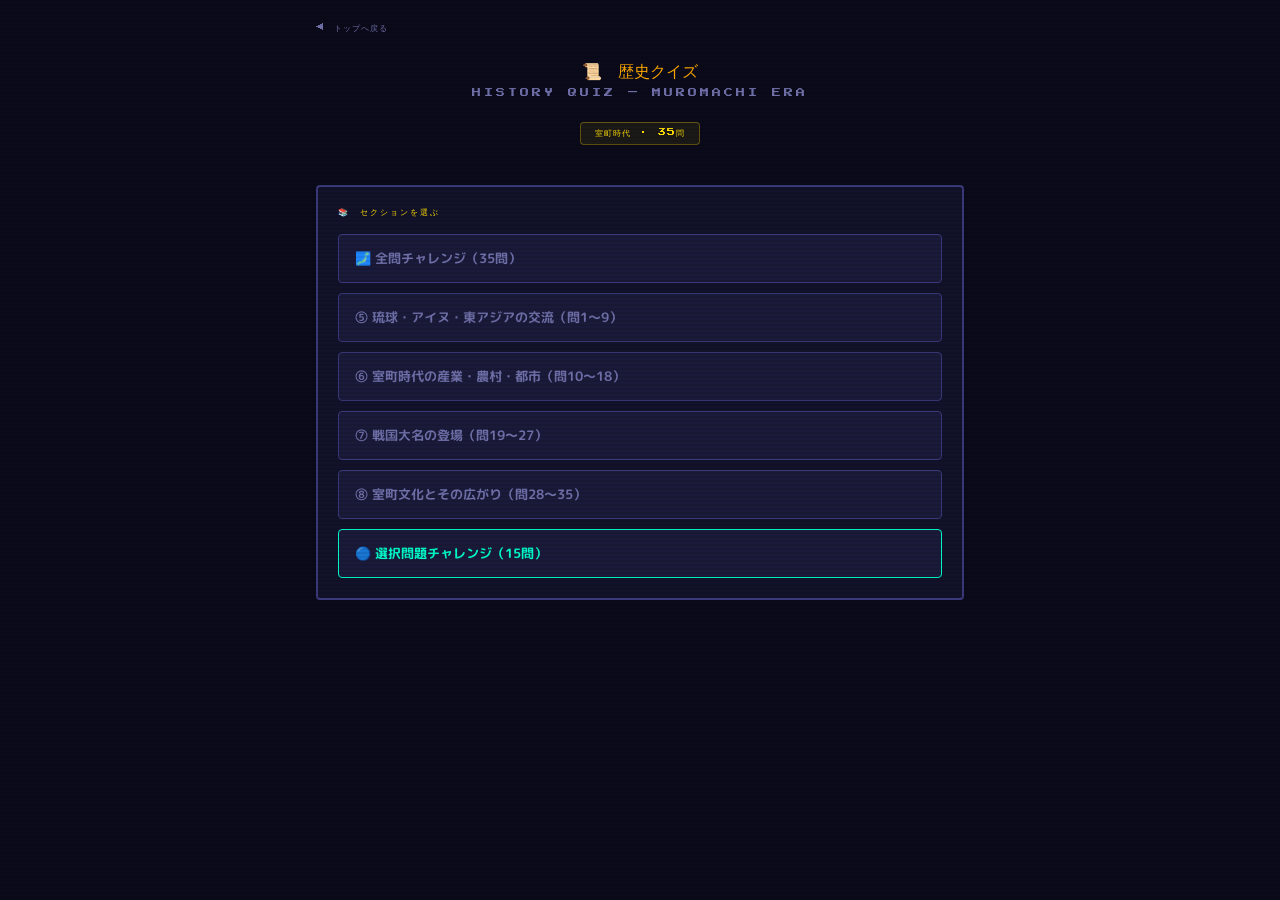
<file: history.html>
<!DOCTYPE html>
<html lang="ja">
<head>
<meta charset="UTF-8">
<meta name="viewport" content="width=device-width, initial-scale=1.0">
<title>歴史クイズ — 室町時代</title>
<style>
  @import url('https://fonts.googleapis.com/css2?family=Press+Start+2P&family=M+PLUS+Rounded+1c:wght@400;700;800&display=swap');

  :root {
    --bg: #0a0a1a;
    --panel: #12122a;
    --panel2: #1a1a3a;
    --border: #3a3a7a;
    --accent: #ffaa00;
    --accent2: #ff4488;
    --accent3: #ffdd00;
    --accent4: #00ffcc;
    --text: #e0e0ff;
    --text-dim: #7070aa;
    --correct: #00ffcc;
    --wrong: #ff4488;
  }

  * { box-sizing: border-box; margin: 0; padding: 0; }

  body {
    background: var(--bg);
    color: var(--text);
    font-family: 'M PLUS Rounded 1c', sans-serif;
    min-height: 100vh;
    display: flex;
    flex-direction: column;
    align-items: center;
    overflow-x: hidden;
    padding-bottom: 60px;
  }

  body::before {
    content: '';
    position: fixed;
    top: 0; left: 0; right: 0; bottom: 0;
    background: repeating-linear-gradient(0deg, transparent, transparent 2px, rgba(0,0,0,0.07) 2px, rgba(0,0,0,0.07) 4px);
    pointer-events: none;
    z-index: 1000;
  }

  .container {
    width: 100%;
    max-width: 680px;
    padding: 0 16px;
    position: relative;
    z-index: 1;
  }

  .back-bar { padding: 14px 0 0; }
  .back-link { font-family: 'Press Start 2P', monospace; font-size: 8px; color: var(--text-dim); text-decoration: none; letter-spacing: 1px; transition: color 0.15s; }
  .back-link:hover { color: var(--accent); }

  .title-block { text-align: center; padding: 18px 0 22px; animation: titlePulse 2s ease-in-out infinite alternate; }
  @keyframes titlePulse {
    from { text-shadow: 0 0 10px var(--accent); }
    to   { text-shadow: 0 0 20px var(--accent), 0 0 40px var(--accent); }
  }
  .title-jp { font-family: 'Press Start 2P', monospace; font-size: clamp(11px,3.5vw,16px); color: var(--accent); line-height: 1.8; }
  .title-en { font-family: 'Press Start 2P', monospace; font-size: clamp(7px,2vw,9px); color: var(--text-dim); letter-spacing: 3px; margin-top: 4px; }

  .badge {
    display: inline-block;
    font-family: 'Press Start 2P', monospace;
    font-size: 8px;
    color: var(--accent3);
    background: rgba(255,221,0,0.07);
    border: 1px solid rgba(255,221,0,0.3);
    border-radius: 4px;
    padding: 5px 14px;
    margin-bottom: 20px;
    letter-spacing: 1px;
  }

  /* SECTION TABS */
  .section-tabs { display: flex; flex-wrap: wrap; gap: 8px; margin-bottom: 20px; }
  .stab {
    padding: 7px 12px;
    border: 1.5px solid var(--border);
    border-radius: 99px;
    font-size: 12px;
    background: var(--panel2);
    color: var(--text-dim);
    cursor: pointer;
    font-family: 'M PLUS Rounded 1c', sans-serif;
    font-weight: 700;
    transition: all .12s;
  }
  .stab:hover { border-color: var(--accent); color: var(--text); }
  .stab.active { background: var(--accent); color: #000; border-color: var(--accent); }
  .stab.done { border-color: rgba(0,255,204,0.4); color: var(--accent4); }
  .stab.done.active { background: var(--accent); color: #000; }

  /* PROGRESS */
  .prog-row { display: flex; align-items: center; gap: 12px; margin-bottom: 18px; }
  .prog-bar { flex: 1; height: 5px; background: var(--panel2); border: 1px solid var(--border); border-radius: 99px; overflow: hidden; }
  .prog-fill { height: 100%; background: var(--accent); border-radius: 99px; transition: width 0.4s; }
  .prog-label { font-family: 'Press Start 2P', monospace; font-size: 7px; color: var(--text-dim); white-space: nowrap; }

  /* QUESTION BLOCK */
  .qblock { margin-bottom: 28px; }
  .qnum { font-family: 'Press Start 2P', monospace; font-size: 8px; color: var(--text-dim); margin-bottom: 10px; letter-spacing: 1px; }
  .qtext {
    font-size: 17px;
    font-weight: 700;
    color: var(--text);
    line-height: 1.7;
    margin-bottom: 14px;
    padding: 14px 16px;
    background: var(--panel);
    border: 2px solid var(--border);
    border-radius: 4px;
    border-left: 4px solid var(--accent);
  }

  /* ANSWER AREA */
  .ans-wrap { display: flex; gap: 8px; margin-bottom: 10px; }
  .ans-input {
    flex: 1;
    background: var(--panel2);
    border: 2px solid var(--border);
    color: var(--text);
    padding: 12px 16px;
    border-radius: 4px;
    font-family: 'M PLUS Rounded 1c', sans-serif;
    font-size: 16px;
    font-weight: 700;
    outline: none;
    transition: border-color 0.15s;
  }
  .ans-input:focus { border-color: var(--accent); }
  .ans-input.correct { border-color: var(--correct); background: rgba(0,255,204,0.06); color: var(--correct); }
  .ans-input.wrong { border-color: var(--wrong); background: rgba(255,68,136,0.06); }
  .ans-input:disabled { opacity: 0.8; cursor: default; }

  .check-btn {
    background: var(--accent); color: #000;
    border: none; padding: 12px 18px;
    font-family: 'Press Start 2P', monospace; font-size: 8px;
    cursor: pointer; border-radius: 4px;
    transition: all 0.12s; white-space: nowrap;
    box-shadow: 0 3px 0 rgba(180,100,0,0.4);
  }
  .check-btn:hover:not(:disabled) { transform: translateY(-1px); box-shadow: 0 5px 0 rgba(180,100,0,0.4); }
  .check-btn:disabled { opacity: 0.4; cursor: default; transform: none; }

  .feedback {
    font-size: 13px;
    line-height: 1.6;
    padding: 10px 14px;
    border-radius: 4px;
    margin-bottom: 8px;
    display: none;
  }
  .feedback.ok { display: block; background: rgba(0,255,204,0.08); color: var(--correct); border: 1px solid rgba(0,255,204,0.3); }
  .feedback.ng { display: block; background: rgba(255,68,136,0.08); color: var(--wrong); border: 1px solid rgba(255,68,136,0.3); }

  .hint-btn {
    background: transparent;
    border: 1.5px solid var(--text-dim);
    color: var(--text-dim);
    padding: 5px 12px;
    border-radius: 20px;
    font-size: 11px;
    cursor: pointer;
    font-family: 'M PLUS Rounded 1c', sans-serif;
    transition: all 0.12s;
    margin-top: 4px;
  }
  .hint-btn:hover { border-color: var(--accent3); color: var(--accent3); }
  .hint-text { font-size: 12px; color: var(--accent3); margin-top: 6px; display: none; padding: 6px 10px; background: rgba(255,221,0,0.06); border-radius: 4px; border: 1px solid rgba(255,221,0,0.2); }
  .hint-text.visible { display: block; }

  .divider { border: none; border-top: 1px solid var(--border); margin: 22px 0; }

  /* SCORE AREA */
  .score-bar { display: flex; justify-content: center; gap: 12px; margin-bottom: 22px; flex-wrap: wrap; }
  .score-pill { font-family: 'Press Start 2P', monospace; font-size: 7px; padding: 6px 12px; border-radius: 99px; border: 1px solid var(--border); background: var(--panel2); }
  .score-pill.cor { color: var(--correct); border-color: rgba(0,255,204,0.3); }
  .score-pill.wrn { color: var(--wrong); border-color: rgba(255,68,136,0.3); }
  .score-pill.tot { color: var(--text-dim); }

  /* RESULT */
  .result-wrap { text-align: center; padding: 20px 0; }
  .result-emoji { font-size: 72px; display: block; margin-bottom: 12px; animation: bounce 0.5s; }
  @keyframes bounce { 0%{transform:scale(0)} 60%{transform:scale(1.2)} 100%{transform:scale(1)} }
  .result-title { font-family: 'Press Start 2P', monospace; font-size: clamp(10px,3vw,14px); color: var(--accent); margin-bottom: 8px; line-height: 1.8; }
  .result-sub { font-size: 13px; color: var(--text-dim); margin-bottom: 20px; }
  .result-stats { display: grid; grid-template-columns: 1fr 1fr 1fr; gap: 10px; margin: 16px 0; }
  .r-stat { background: var(--panel2); border: 1px solid var(--border); border-radius: 4px; padding: 12px; text-align: center; }
  .r-val { font-family: 'Press Start 2P', monospace; font-size: 20px; display: block; margin-bottom: 4px; }
  .r-label { font-size: 10px; color: var(--text-dim); }

  .missed-block { background: var(--panel2); border: 1px solid var(--border); border-radius: 4px; padding: 14px; margin: 14px 0; max-height: 300px; overflow-y: auto; text-align: left; }
  .missed-title { font-family: 'Press Start 2P', monospace; font-size: 7px; color: var(--wrong); margin-bottom: 10px; }
  .missed-row { padding: 8px 0; border-bottom: 1px solid rgba(255,255,255,0.05); font-size: 13px; }
  .missed-row:last-child { border-bottom: none; }
  .missed-q { color: var(--text-dim); font-size: 12px; margin-bottom: 3px; }
  .missed-a { color: var(--correct); font-weight: 700; }

  .btn-primary { display:block;width:100%;background:var(--accent);color:#000;border:none;padding:14px;font-family:'Press Start 2P',monospace;font-size:10px;cursor:pointer;border-radius:4px;margin-bottom:10px;transition:all 0.15s;box-shadow:0 4px 0 rgba(180,100,0,0.4); }
  .btn-primary:hover { transform:translateY(-2px); }
  .btn-secondary { display:block;width:100%;background:transparent;color:var(--text-dim);border:2px solid var(--border);padding:12px;font-family:'Press Start 2P',monospace;font-size:9px;cursor:pointer;border-radius:4px;margin-bottom:10px;transition:all 0.15s; }
  .btn-secondary:hover { border-color:var(--text-dim);color:var(--text); }

  .screen { display: none; }
  .screen.active { display: block; }

  /* CHOICE QUESTIONS */
  .choices { display: flex; flex-direction: column; gap: 8px; margin-bottom: 10px; }
  .ch-btn {
    display: flex; align-items: flex-start; gap: 12px;
    padding: 12px 16px;
    border: 1.5px solid var(--border);
    border-radius: 4px;
    background: var(--panel2);
    cursor: pointer;
    font-size: 15px;
    color: var(--text);
    text-align: left;
    font-family: 'M PLUS Rounded 1c', sans-serif;
    width: 100%;
    transition: background .1s, border-color .1s;
    line-height: 1.6;
    font-weight: 700;
  }
  .ch-btn:hover:not(:disabled) { background: rgba(255,170,0,0.07); border-color: var(--accent); }
  .ch-btn .cn { font-family: 'Press Start 2P', monospace; font-size: 8px; color: var(--text-dim); min-width: 18px; flex-shrink: 0; padding-top: 3px; }
  .ch-btn.cor { background: rgba(0,255,204,0.08); border-color: var(--correct); color: var(--correct); }
  .ch-btn.cor .cn { color: var(--correct); }
  .ch-btn.wrn { background: rgba(255,68,136,0.08); border-color: var(--wrong); color: var(--wrong); }
  .ch-btn.wrn .cn { color: var(--wrong); }
  .ch-btn:disabled { cursor: default; }

</style>
</head>
<body>
<div class="container">
  <div class="back-bar">
    <a class="back-link" href="index.html">◀ トップへ戻る</a>
  </div>

  <div class="title-block">
    <div class="title-jp">📜 歴史クイズ</div>
    <div class="title-en">HISTORY QUIZ — MUROMACHI ERA</div>
  </div>

  <!-- SECTION SELECT -->
  <div class="screen active" id="menuScreen">
    <div style="text-align:center;margin-bottom:20px">
      <div class="badge">室町時代 · 35問</div>
    </div>

    <div style="background:var(--panel);border:2px solid var(--border);border-radius:4px;padding:20px;margin-bottom:16px;">
      <div style="font-family:'Press Start 2P',monospace;font-size:8px;color:var(--accent3);letter-spacing:2px;margin-bottom:16px;">📚 セクションを選ぶ</div>

      <button class="stab" style="width:100%;border-radius:4px;padding:14px 16px;text-align:left;margin-bottom:10px;font-size:13px" onclick="startQuiz('all')">
        🗾 全問チャレンジ（35問）
      </button>
      <button class="stab" style="width:100%;border-radius:4px;padding:14px 16px;text-align:left;margin-bottom:10px;font-size:13px" onclick="startQuiz('5')">
        ⑤ 琉球・アイヌ・東アジアの交流（問1〜9）
      </button>
      <button class="stab" style="width:100%;border-radius:4px;padding:14px 16px;text-align:left;margin-bottom:10px;font-size:13px" onclick="startQuiz('6')">
        ⑥ 室町時代の産業・農村・都市（問10〜18）
      </button>
      <button class="stab" style="width:100%;border-radius:4px;padding:14px 16px;text-align:left;margin-bottom:10px;font-size:13px" onclick="startQuiz('7')">
        ⑦ 戦国大名の登場（問19〜27）
      </button>
      <button class="stab" style="width:100%;border-radius:4px;padding:14px 16px;text-align:left;margin-bottom:10px;font-size:13px" onclick="startQuiz('8')">
        ⑧ 室町文化とその広がり（問28〜35）
      </button>
      <button class="stab" style="width:100%;border-radius:4px;padding:14px 16px;text-align:left;border-color:var(--accent4);color:var(--accent4);font-size:13px" onclick="startQuiz('c')">
        🔵 選択問題チャレンジ（15問）
      </button>
    </div>
  </div>

  <!-- QUIZ SCREEN -->
  <div class="screen" id="quizScreen">
    <div class="badge" id="quizBadge">全35問</div>
    <div class="score-bar">
      <div class="score-pill cor" id="scoreCorrect">✓ 0</div>
      <div class="score-pill wrn" id="scoreWrong">✗ 0</div>
      <div class="score-pill tot" id="scoreTotal">/ 0</div>
    </div>
    <div class="prog-row">
      <div class="prog-bar"><div class="prog-fill" id="progFill" style="width:0%"></div></div>
      <div class="prog-label" id="progLabel">0 / 0</div>
    </div>
    <div id="questionsArea"></div>
    <button class="btn-primary" id="finishBtn" onclick="showResult()" style="display:none">📊 結果を見る</button>
    <button class="btn-secondary" onclick="goMenu()">← セクション選択へ戻る</button>
  </div>

  <!-- RESULT SCREEN -->
  <div class="screen" id="resultScreen">
    <div class="result-wrap">
      <span class="result-emoji" id="resultEmoji">🏆</span>
      <div class="result-title" id="resultTitle">—</div>
      <div class="result-sub" id="resultSub">—</div>
      <div class="result-stats">
        <div class="r-stat"><span class="r-val" id="rCorrect" style="color:var(--correct)">0</span><div class="r-label">正解</div></div>
        <div class="r-stat"><span class="r-val" id="rWrong" style="color:var(--wrong)">0</span><div class="r-label">不正解</div></div>
        <div class="r-stat"><span class="r-val" id="rPct" style="color:var(--accent)">0%</span><div class="r-label">正答率</div></div>
      </div>
      <div id="missedBlock" style="display:none">
        <div class="missed-block">
          <div class="missed-title">❌ 間違えた問題</div>
          <div id="missedList"></div>
        </div>
      </div>
      <button class="btn-primary" onclick="retryQuiz()">🔄 もう一度！</button>
      <button class="btn-secondary" onclick="goMenu()">← セクション選択へ</button>
    </div>
  </div>

</div>

<script>
const ALL_QUESTIONS = [
  // ── セクション5：琉球・アイヌ・東アジアの交流 ──
  {
    sec: '5',
    q: '琉球（現在の沖縄県）では、何世紀ごろから城（グスク）を根拠地にした豪族が現れましたか？',
    a: '14世紀',
    hint: '農耕が始まったのは12世紀、その後に豪族が現れた。'
  },
  {
    sec: '5',
    q: '15世紀に中山の王となった人物の名前は何ですか？',
    a: '尚氏（しょうし）',
    alt: ['尚氏', '尚巴志', 'しょうはし', 'しょうし'],
    hint: '山北・山南を統一して琉球王国をつくった。'
  },
  {
    sec: '5',
    q: '琉球王国が行っていた、各地との物資のやりとりを何といいますか？',
    a: '中継貿易',
    hint: '日本・中国・朝鮮・東南アジアとの交流で栄えた。'
  },
  {
    sec: '5',
    q: '琉球王国の首都（首里）に建てられた城の名前を答えなさい。',
    a: '首里城（しゅりじょう）',
    hint: '現在の沖縄県に世界遺産として残っている。'
  },
  {
    sec: '5',
    q: '北海道（蝦夷地）に住んでいた人々を何といいますか？',
    a: 'アイヌ（民族）',
    alt: ['アイヌ', 'アイヌ民族'],
    hint: '和人との交易を通じて交流した。'
  },
  {
    sec: '5',
    q: 'アイヌの人々が和人（本州の人々）と交易していた場所を何といいますか？',
    a: '館（たて）',
    hint: '道南地方の12の館が有名。'
  },
  {
    sec: '5',
    q: '14世紀、中国で漢民族が建てた国の名前は何ですか？',
    a: '明（みん）',
    alt: ['明', 'みん'],
    hint: 'モンゴル民族を北に退けて成立した。'
  },
  {
    sec: '5',
    q: '15世紀ごろ、西日本の武士・商人・漁民の中に現れた、外国の沿岸をあらした集団を何といいますか？',
    a: '倭寇（わこう）',
    hint: '明はこれをおさえるため、外国との貿易を管理した。'
  },
  {
    sec: '5',
    q: '15世紀に大きな交易拠点となった「志閣」の近くで発掘された大量のものは何ですか？',
    a: '宋銭（そうせん）',
    hint: '活発な交易の証拠となった。'
  },

  // ── セクション6：室町時代の産業・農村・都市 ──
  {
    sec: '6',
    q: '室町時代、農村では有力な農民を中心にどのような自治組織がつくられましたか？',
    a: '惣（そう）',
    alt: ['惣', 'そう'],
    hint: '農業用水路の建設・管理や、村のおきてを定めた。'
  },
  {
    sec: '6',
    q: '室町時代の農村で、農民が領主に対して年貢の軽減などを求めて起こした動きを何といいますか？',
    a: '土一揆（つちいっき）',
    alt: ['土一揆', 'つちいっき', '一揆'],
    hint: '15世紀になると近畿地方を中心に広がった。'
  },
  {
    sec: '6',
    q: '室町時代、各地の港や寺社の門前で発達したものは何ですか？',
    a: '都市（まち）',
    alt: ['都市', 'まち', '町', '城下町'],
    hint: '商工業者が集まり、町人と呼ばれる人々が生活した。'
  },
  {
    sec: '6',
    q: '室町時代に各地で開かれるようになった市を何といいますか？',
    a: '定期市（ていきいち）',
    alt: ['定期市', 'ていきいち'],
    hint: '月に数回開かれ、多くの品物が取引された。'
  },
  {
    sec: '6',
    q: '京都では、町家・町人と呼ばれる住民たちがどのようなことを守りましたか？',
    a: '地域の安全（自治）',
    hint: '祇園祭も盛大に行われた。'
  },
  {
    sec: '6',
    q: '明や朝鮮との貿易で栄えた博多（福岡）や堺（大阪府）でも行われていたことは何ですか？',
    a: '自治',
    hint: '商人たちが中心となって運営した。'
  },
  {
    sec: '6',
    q: '室町時代、商人や職人が同業者どうしで結成した組合を何といいますか？',
    a: '座（ざ）',
    alt: ['座', 'ざ'],
    hint: '貴族や寺社にお金などで税を納め、販売を独占する権利を得た。'
  },
  {
    sec: '6',
    q: '室町時代に盛んになった、馬を使って荷物を運ぶ業者を何といいますか？',
    a: '馬借（ばしゃく）',
    alt: ['馬借', 'ばしゃく'],
    hint: '牛車を使う車借（しゃしゃく）もいた。'
  },
  {
    sec: '6',
    q: '室町時代、土倉（どそう）や酒屋などをおそい、借金の帳消しを求めた動きを何といいますか？',
    a: '土一揆（つちいっき）',
    alt: ['土一揆', 'つちいっき', '一揆'],
    hint: '惣の団結が強まり、武装した農民が行動した。'
  },

  // ── セクション7：戦国大名の登場 ──
  {
    sec: '7',
    q: '応仁の乱の後、守護大名にかわって力をつけた新しい支配者を何といいますか？',
    a: '戦国大名（せんごくだいみょう）',
    alt: ['戦国大名', 'せんごくだいみょう'],
    hint: '家来が主人に打ち勝つ「下剋上」の時代に登場した。'
  },
  {
    sec: '7',
    q: '戦国大名が家来や民衆を取りしまるために定めた独自の法令を何といいますか？',
    a: '分国法（ぶんこくほう）',
    alt: ['分国法', 'ぶんこくほう'],
    hint: '今川氏の「今川仮名目録」などが有名。'
  },
  {
    sec: '7',
    q: '戦国大名が、それまで山に築いていた城を移した場所はどこですか？',
    a: '平地（交通に便利な場所）',
    alt: ['平地', '平野', '低地', '交通に便利な場所'],
    hint: '城の周辺に家来や商工業者を集めた。'
  },
  {
    sec: '7',
    q: '戦国大名が城の周辺に家来・商工業者を集めてつくった都市を何といいますか？',
    a: '城下町（じょうかまち）',
    alt: ['城下町', 'じょうかまち'],
    hint: '交通の要所に造られた。'
  },
  {
    sec: '7',
    q: '加賀（現在の石川県）で、守護大名をたおして約100年にわたり自治を行った宗教勢力は何ですか？',
    a: '浄土真宗（一向宗）の信者（一向一揆）',
    alt: ['一向一揆', '浄土真宗', '一向宗', 'いっこういっき'],
    hint: '一向一揆とも呼ばれる。'
  },
  {
    sec: '7',
    q: '戦国大名が盛んに行った産業開発のひとつ、石見銀山（島根県）はどの国に大量の銀を輸出しましたか？',
    a: '中国（明）',
    alt: ['中国', '明', 'みん', '中国明'],
    hint: '世界に流通し、世界の経済に影響をあたえた。'
  },
  {
    sec: '7',
    q: '石見銀山の開発を行った博多（福岡市）の人々は何者でしたか？',
    a: '商人',
    hint: '戦国大名の保護を受けて開発した。'
  },
  {
    sec: '7',
    q: '戦国時代に「家来が主人に打ち勝つ」世の中の風潮を何といいますか？',
    a: '下剋上（げこくじょう）',
    alt: ['下剋上', 'げこくじょう', '下克上'],
    hint: '身分が下の者が上の者に勝つという意味。'
  },
  {
    sec: '7',
    q: '戦国大名は農業を発展させるために何を建設しましたか？',
    a: '大規模な用水路',
    alt: ['用水路', '大規模な用水路', '水路', 'かんがい'],
    hint: '農業の生産力を高めるための水の管理。'
  },

  // ── セクション8：室町文化とその広がり ──
  {
    sec: '8',
    q: '足利義満が京都の北山に建てた建物の名前を答えなさい。',
    a: '金閣（きんかく）',
    alt: ['金閣', '鹿苑寺', 'ろくおんじ', '金閣寺'],
    hint: '北山文化を代表する建築物。'
  },
  {
    sec: '8',
    q: '足利義政が京都の東山に建てた建物の名前を答えなさい。',
    a: '銀閣（ぎんかく）',
    alt: ['銀閣', '慈照寺', 'じしょうじ', '銀閣寺'],
    hint: '東山文化を代表する建築物。'
  },
  {
    sec: '8',
    q: '室町時代に発達した、墨一色で自然を表現する絵画を何といいますか？',
    a: '水墨画（すいぼくが）',
    alt: ['水墨画', 'すいぼくが'],
    hint: '禅宗の影響を受けた絵画。'
  },
  {
    sec: '8',
    q: '明に渡って水墨画を学び、帰国後に日本の風景をえがいた優れた作品を残した僧は誰ですか？',
    a: '雪舟（せっしゅう）',
    hint: '禅宗の僧であり、日本水墨画の大成者。'
  },
  {
    sec: '8',
    q: '室町時代の庭園に用いられた、枯山水とはどのような庭園ですか？',
    a: '石や砂で水の流れを表現した庭園',
    hint: '龍安寺の石庭が有名。'
  },
  {
    sec: '8',
    q: '室町時代に民衆の間に広がった舞台芸能で、能の合間に演じられた喜劇を何といいますか？',
    a: '狂言（きょうげん）',
    hint: '民衆の生活や感情をよく表した。'
  },
  {
    sec: '8',
    q: '足利義満のころ、武家文化と公家文化が融合して生まれた文化を何文化といいますか？',
    a: '北山文化（きたやまぶんか）',
    alt: ['北山文化', 'きたやまぶんか'],
    hint: '金閣にその特色が表れている。'
  },
  {
    sec: '8',
    q: '室町時代、仮装をして踊る民衆の芸能を何といいますか？',
    a: '風流おどり（ふりゅうおどり）',
    alt: ['風流おどり', 'ふりゅうおどり', '風流踊り'],
    hint: '各地の農村の祭りでも楽しまれた。'
  },
];

const CHOICE_QUESTIONS = [
  {
    sec: 'c',
    q: '琉球王国が栄えた理由として最も正しいものはどれですか？',
    ch: ['金や銀を大量に産出したから', '日本・中国・朝鮮・東南アジアを結ぶ中継貿易で栄えたから', '農業が盛んで米を大量に輸出したから', '強力な軍隊で周辺の国々を征服したから'],
    ans: 1
  },
  {
    sec: 'c',
    q: 'アイヌの人々が和人と交易していた北海道南部の拠点を何といいますか？',
    ch: ['グスク', '館（たて）', '城下町', '惣（そう）'],
    ans: 1
  },
  {
    sec: 'c',
    q: '14世紀に中国でモンゴル民族を退けて建国した国はどれですか？',
    ch: ['元（げん）', '宋（そう）', '明（みん）', '清（しん）'],
    ans: 2
  },
  {
    sec: 'c',
    q: '室町時代、農村で農民が中心となってつくった自治組織を何といいますか？',
    ch: ['座（ざ）', '惣（そう）', '館（たて）', '城下町'],
    ans: 1
  },
  {
    sec: 'c',
    q: '室町時代に同業者がつくった組合で、貴族や寺社の保護を受けて販売を独占したものを何といいますか？',
    ch: ['惣（そう）', '土一揆', '座（ざ）', '定期市'],
    ans: 2
  },
  {
    sec: 'c',
    q: '室町時代、農民が領主に年貢の軽減などを求めて武装蜂起した動きを何といいますか？',
    ch: ['一向一揆', '土一揆（つちいっき）', '下剋上', '国一揆'],
    ans: 1
  },
  {
    sec: 'c',
    q: '応仁の乱のあと登場した、実力で領国を支配した新しい支配者を何といいますか？',
    ch: ['守護大名', '関白', '戦国大名', '管領'],
    ans: 2
  },
  {
    sec: 'c',
    q: '戦国大名が国を支配するために定めた独自の法令を何といいますか？',
    ch: ['律令（りつりょう）', '武家諸法度', '分国法（ぶんこくほう）', '御成敗式目'],
    ans: 2
  },
  {
    sec: 'c',
    q: '戦国大名が城の周辺に家来や商工業者を集めてつくった都市を何といいますか？',
    ch: ['門前町', '城下町（じょうかまち）', '港町', '宿場町'],
    ans: 1
  },
  {
    sec: 'c',
    q: '「家来が主人に打ち勝つ」室町・戦国時代の風潮を何といいますか？',
    ch: ['一向一揆', '土一揆', '下剋上（げこくじょう）', '応仁の乱'],
    ans: 2
  },
  {
    sec: 'c',
    q: '足利義満が建てた、北山文化を代表する建築物はどれですか？',
    ch: ['銀閣', '東大寺', '金閣（きんかく）', '法隆寺'],
    ans: 2
  },
  {
    sec: 'c',
    q: '室町時代に禅宗の影響で発達した、墨一色で自然を表現する絵画を何といいますか？',
    ch: ['大和絵（やまとえ）', '水墨画（すいぼくが）', '浮世絵（うきよえ）', '絵巻物（えまきもの）'],
    ans: 1
  },
  {
    sec: 'c',
    q: '明に渡って水墨画を学び、日本の風景をえがいた禅宗の僧は誰ですか？',
    ch: ['一休宗純', '雪舟（せっしゅう）', '世阿弥', '行基'],
    ans: 1
  },
  {
    sec: 'c',
    q: '能の合間に演じられた、民衆の生活を表した喜劇を何といいますか？',
    ch: ['歌舞伎（かぶき）', '人形浄瑠璃', '狂言（きょうげん）', '田楽（でんがく）'],
    ans: 2
  },
  {
    sec: 'c',
    q: '石見銀山（島根県）で産出された大量の銀はどの国に輸出されましたか？',
    ch: ['朝鮮', '東南アジア', '中国（明）', 'ヨーロッパ'],
    ans: 2
  },
];

let currentSection = 'all';
let currentQs = [];
let state = {};

function startQuiz(sec) {
  currentSection = sec;
  if (sec === 'all') currentQs = [...ALL_QUESTIONS, ...CHOICE_QUESTIONS];
  else if (sec === 'c') currentQs = CHOICE_QUESTIONS;
  else currentQs = ALL_QUESTIONS.filter(q => q.sec === sec);
  state = {
    answers: {},
    hints: {},
    correct: 0,
    wrong: 0,
    missed: [],
    finished: false,
  };

  const badges = { all: '全50問', '5': 'セクション⑤（9問）', '6': 'セクション⑥（9問）', '7': 'セクション⑦（9問）', '8': 'セクション⑧（8問）', c: '選択問題（15問）' };
  document.getElementById('quizBadge').textContent = badges[sec] || '';

  showScreen('quizScreen');
  renderQuestions();
}

function renderQuestions() {
  const area = document.getElementById('questionsArea');
  let html = '';

  currentQs.forEach((q, i) => {
    const d = state.answers[i];
    const nums = ['①','②','③','④'];
    if (q.ch) {
      // Choice question
      html += `
        <div class="qblock" id="qblock${i}">
          <div class="qnum">問 ${i + 1} / ${currentQs.length} <span style="color:var(--accent4);font-size:7px">選択式</span></div>
          <div class="qtext">${q.q}</div>
          <div class="choices">
            ${q.ch.map((c, ci) => `
              <button class="ch-btn${d ? (ci === q.ans ? ' cor' : ci === d.picked && d.picked !== q.ans ? ' wrn' : '') : ''}"
                onclick="pickChoice(${i}, ${ci})" ${d ? 'disabled' : ''}>
                <span class="cn">${nums[ci]}</span>${c}
              </button>`).join('')}
          </div>
          <div class="feedback" id="fb${i}"></div>
        </div>
        ${i < currentQs.length - 1 ? '<hr class="divider">' : ''}`;
    } else {
      // Free-text question
      html += `
        <div class="qblock" id="qblock${i}">
          <div class="qnum">問 ${i + 1} / ${currentQs.length} <span style="color:var(--accent3);font-size:7px">記述式</span></div>
          <div class="qtext">${q.q}</div>
          <div class="ans-wrap">
            <input class="ans-input" id="input${i}" type="text" placeholder="答えを書いてください…"
              autocomplete="off" autocorrect="off" spellcheck="false"
              onkeydown="handleKey(event,${i})"
              ${d ? 'disabled' : ''}>
            <button class="check-btn" id="checkBtn${i}" onclick="checkAnswer(${i})" ${d ? 'disabled' : ''}>確認</button>
          </div>
          <div class="feedback" id="fb${i}"></div>
          <button class="hint-btn" id="hintBtn${i}" onclick="showHint(${i})">💡 ヒントを見る</button>
          <div class="hint-text" id="hint${i}">${q.hint}</div>
        </div>
        ${i < currentQs.length - 1 ? '<hr class="divider">' : ''}`;
    }
  });

  area.innerHTML = html;
  updateProgress();
}

function handleKey(e, i) {
  if (e.key === 'Enter') checkAnswer(i);
}

function pickChoice(i, ci) {
  const q = currentQs[i];
  if (state.answers[i]) return;
  state.answers[i] = { picked: ci };
  const isOk = ci === q.ans;
  if (isOk) { state.correct++; }
  else { state.wrong++; state.missed.push({ q: q.q, a: q.ch[q.ans] }); }

  // Re-render just this question's buttons
  const buttons = document.querySelectorAll(`#qblock${i} .ch-btn`);
  buttons.forEach((btn, idx) => {
    btn.disabled = true;
    if (idx === q.ans) btn.classList.add('cor');
    else if (idx === ci && !isOk) btn.classList.add('wrn');
  });
  const fb = document.getElementById('fb' + i);
  if (isOk) { fb.className = 'feedback ok'; fb.textContent = '✓ 正解！'; }
  else { fb.className = 'feedback ng'; fb.textContent = '✗ 不正解。正しい答えは「' + q.ch[q.ans] + '」'; }

  updateProgress();
  if (Object.keys(state.answers).length === currentQs.length) {
    document.getElementById('finishBtn').style.display = 'block';
    window.scrollTo({ top: document.body.scrollHeight, behavior: 'smooth' });
  }
  // auto-advance to next unanswered
  for (let j = i + 1; j < currentQs.length; j++) {
    if (!state.answers[j]) {
      setTimeout(() => {
        const next = document.getElementById('qblock' + j);
        if (next) next.scrollIntoView({ behavior: 'smooth', block: 'center' });
      }, 300);
      break;
    }
  }
}

function checkAnswer(i) {
  const q = currentQs[i];
  if (state.answers[i]) return;

  const input = document.getElementById(`input${i}`);
  const given = input.value.trim();
  if (!given) return;

  // Normalize: remove spaces, brackets, furigana hints in （）for comparison
  const normalize = s => s.replace(/（[^）]*）/g, '').replace(/[　 \s]/g, '').toLowerCase();
  const normGiven = normalize(given);
  const normAnswer = normalize(q.a);
  const altMatch = q.alt ? q.alt.some(a => normalize(a) === normGiven) : false;
  const isOk = normGiven === normAnswer ||
               given.trim() === q.a.trim() ||
               altMatch ||
               normAnswer.includes(normGiven) && normGiven.length >= 2;

  state.answers[i] = { given, ok: isOk };

  input.disabled = true;
  document.getElementById(`checkBtn${i}`).disabled = true;

  const fb = document.getElementById(`fb${i}`);
  if (isOk) {
    input.classList.add('correct');
    fb.className = 'feedback ok';
    fb.textContent = `✓ 正解！ 答え：${q.a}`;
    state.correct++;
  } else {
    input.classList.add('wrong');
    fb.className = 'feedback ng';
    fb.textContent = `✗ 不正解。正しい答えは「${q.a}」`;
    state.wrong++;
    state.missed.push({ q: q.q, a: q.a });
  }

  updateProgress();

  // Check if all answered
  if (Object.keys(state.answers).length === currentQs.length) {
    document.getElementById('finishBtn').style.display = 'block';
    window.scrollTo({ top: document.body.scrollHeight, behavior: 'smooth' });
  }

  // Auto-focus next unanswered
  for (let j = i + 1; j < currentQs.length; j++) {
    if (!state.answers[j]) {
      setTimeout(() => {
        const next = document.getElementById(`input${j}`);
        if (next) { next.focus(); next.scrollIntoView({ behavior: 'smooth', block: 'center' }); }
      }, 200);
      break;
    }
  }
}

function showHint(i) {
  const hint = document.getElementById(`hint${i}`);
  const btn = document.getElementById(`hintBtn${i}`);
  hint.classList.add('visible');
  btn.style.display = 'none';
}

function updateProgress() {
  const answered = Object.keys(state.answers).length;
  const total = currentQs.length;
  const pct = Math.round(answered / total * 100);
  document.getElementById('progFill').style.width = pct + '%';
  document.getElementById('progLabel').textContent = `${answered} / ${total}`;
  document.getElementById('scoreCorrect').textContent = `✓ ${state.correct}`;
  document.getElementById('scoreWrong').textContent = `✗ ${state.wrong}`;
  document.getElementById('scoreTotal').textContent = `/ ${total}`;
}

function showResult() {
  const total = currentQs.length;
  const pct = Math.round(state.correct / total * 100);
  let emoji, title;
  if (pct === 100)    { emoji = '🌟'; title = '満点！素晴らしい！'; }
  else if (pct >= 80) { emoji = '🏆'; title = 'よくできました！'; }
  else if (pct >= 60) { emoji = '📖'; title = 'もう少し！'; }
  else                { emoji = '😓'; title = '要復習！もう一度チャレンジしよう'; }

  document.getElementById('resultEmoji').textContent = emoji;
  document.getElementById('resultTitle').textContent = title;
  document.getElementById('resultSub').textContent = `正答率 ${pct}%`;
  document.getElementById('rCorrect').textContent = state.correct;
  document.getElementById('rWrong').textContent = state.wrong;
  document.getElementById('rPct').textContent = pct + '%';

  if (state.missed.length > 0) {
    document.getElementById('missedBlock').style.display = 'block';
    document.getElementById('missedList').innerHTML = state.missed.map(m =>
      `<div class="missed-row"><div class="missed-q">${m.q}</div><div class="missed-a">→ ${m.a}</div></div>`
    ).join('');
  } else {
    document.getElementById('missedBlock').style.display = 'none';
  }

  showScreen('resultScreen');
}

function retryQuiz() { startQuiz(currentSection); }
function goMenu() { showScreen('menuScreen'); }
function showScreen(id) {
  document.querySelectorAll('.screen').forEach(s => s.classList.remove('active'));
  document.getElementById(id).classList.add('active');
  window.scrollTo(0, 0);
}
</script>
</body>
</html>
</file>
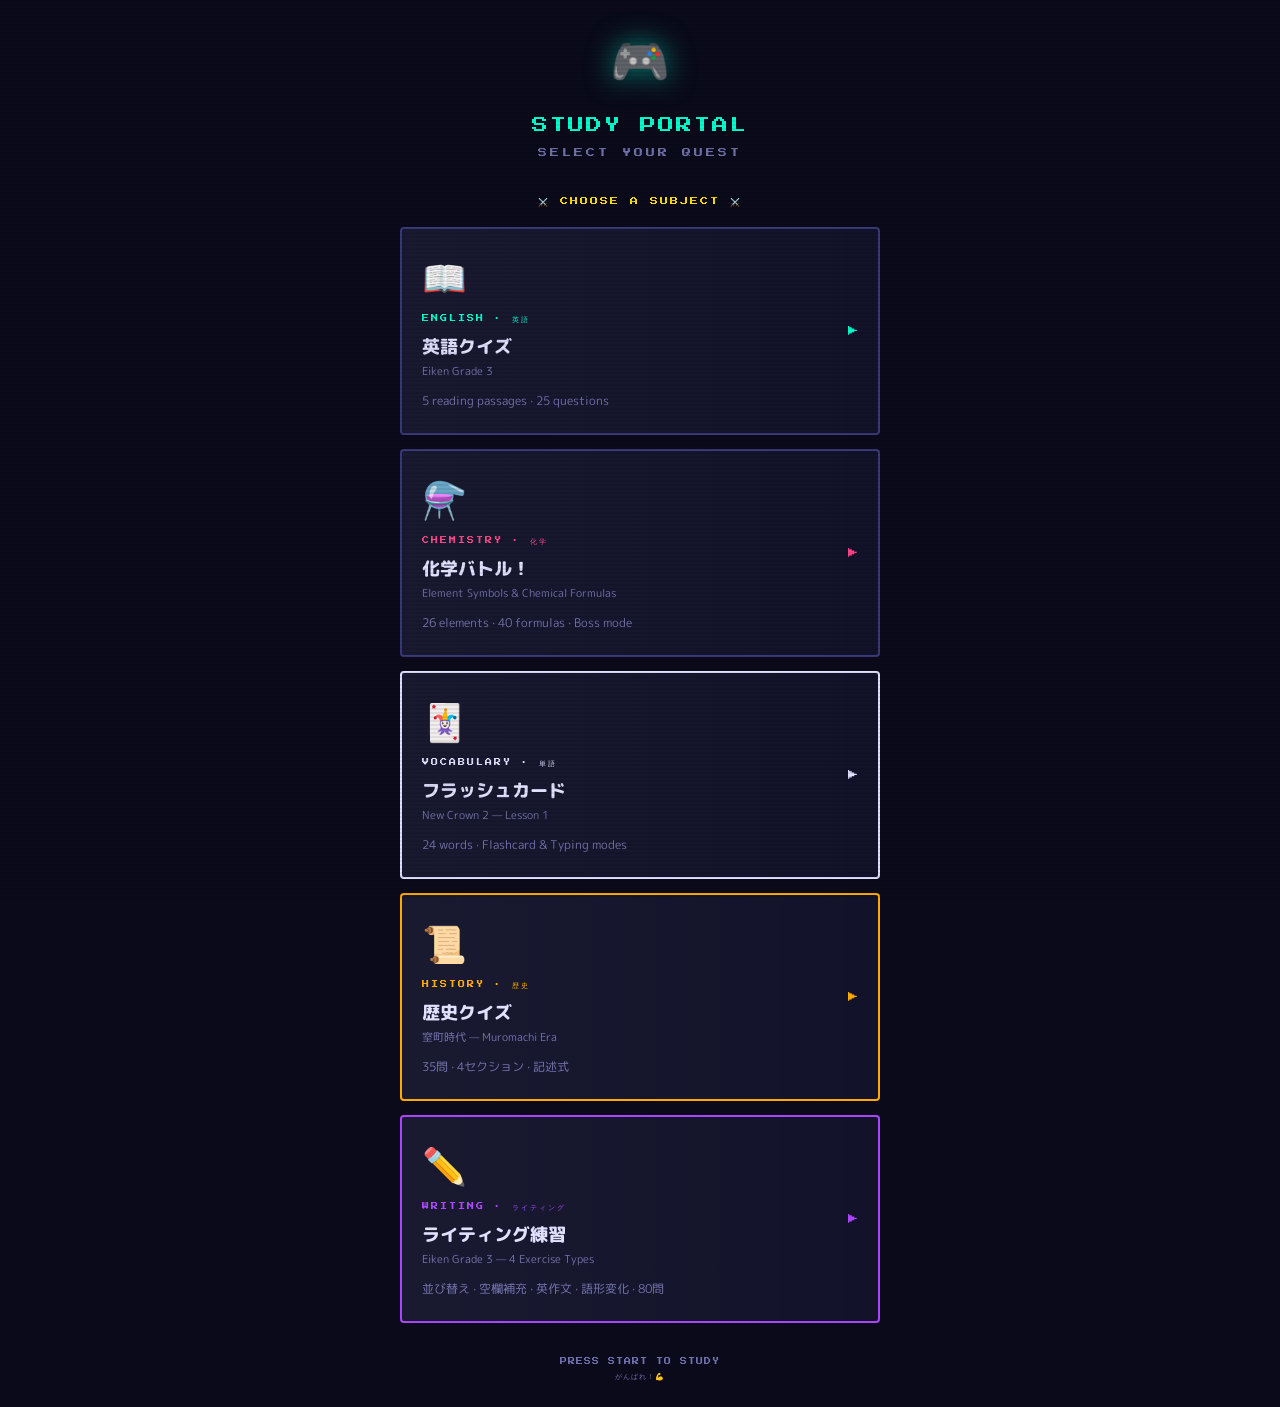
<file: old_index.html>
<!DOCTYPE html>
<html lang="ja">
<head>
<meta charset="UTF-8">
<meta name="viewport" content="width=device-width, initial-scale=1.0">
<title>Study Portal</title>
<style>
  @import url('https://fonts.googleapis.com/css2?family=Press+Start+2P&family=M+PLUS+Rounded+1c:wght@400;700;800&display=swap');

  :root {
    --bg: #0a0a1a;
    --panel: #12122a;
    --panel2: #1a1a3a;
    --border: #3a3a7a;
    --accent: #00ffcc;
    --accent2: #ff4488;
    --accent3: #ffdd00;
    --text: #e0e0ff;
    --text-dim: #7070aa;
  }

  * { box-sizing: border-box; margin: 0; padding: 0; }

  body {
    background: var(--bg);
    color: var(--text);
    font-family: 'M PLUS Rounded 1c', sans-serif;
    min-height: 100vh;
    display: flex;
    flex-direction: column;
    align-items: center;
    justify-content: center;
    overflow-x: hidden;
    padding: 24px 16px;
  }

  body::before {
    content: '';
    position: fixed;
    top: 0; left: 0; right: 0; bottom: 0;
    background: repeating-linear-gradient(0deg, transparent, transparent 2px, rgba(0,0,0,0.07) 2px, rgba(0,0,0,0.07) 4px);
    pointer-events: none;
    z-index: 100;
  }

  .container {
    width: 100%;
    max-width: 480px;
    position: relative;
    z-index: 1;
  }

  /* Title */
  .title-block {
    text-align: center;
    margin-bottom: 40px;
  }
  .title-icon {
    font-size: 48px;
    display: block;
    margin-bottom: 16px;
    animation: iconFloat 3s ease-in-out infinite;
    filter: drop-shadow(0 0 14px rgba(0,255,204,0.5));
  }
  @keyframes iconFloat {
    0%,100% { transform: translateY(0); }
    50% { transform: translateY(-8px); }
  }
  .title-main {
    font-family: 'Press Start 2P', monospace;
    font-size: clamp(11px, 3.5vw, 16px);
    color: var(--accent);
    line-height: 1.8;
    letter-spacing: 2px;
    animation: titlePulse 2s ease-in-out infinite alternate;
  }
  @keyframes titlePulse {
    from { text-shadow: 0 0 10px var(--accent), 0 0 20px var(--accent); }
    to   { text-shadow: 0 0 20px var(--accent), 0 0 40px var(--accent); }
  }
  .title-sub {
    font-family: 'Press Start 2P', monospace;
    font-size: clamp(7px, 2vw, 9px);
    color: var(--text-dim);
    letter-spacing: 3px;
    margin-top: 8px;
  }

  /* Select label */
  .select-label {
    font-family: 'Press Start 2P', monospace;
    font-size: 8px;
    color: var(--accent3);
    text-align: center;
    letter-spacing: 2px;
    margin-bottom: 20px;
  }

  /* Quiz cards */
  .quiz-card {
    display: block;
    width: 100%;
    background: var(--panel);
    border: 2px solid var(--border);
    border-radius: 4px;
    padding: 22px 20px;
    margin-bottom: 14px;
    text-decoration: none;
    color: var(--text);
    transition: all 0.15s;
    position: relative;
    overflow: hidden;
    cursor: pointer;
  }
  .quiz-card::before {
    content: '';
    position: absolute;
    top: 0; left: -100%; right: 0; bottom: 0;
    background: linear-gradient(90deg, transparent, rgba(255,255,255,0.03), transparent);
    transition: left 0.4s;
  }
  .quiz-card:hover::before { left: 100%; }
  .quiz-card:hover {
    transform: translateY(-3px);
    box-shadow: 0 8px 24px rgba(0,0,0,0.4);
  }
  .quiz-card.eng:hover  { border-color: var(--accent);  box-shadow: 0 8px 24px rgba(0,255,204,0.15); }
  .quiz-card.chem:hover { border-color: var(--accent2); box-shadow: 0 8px 24px rgba(255,68,136,0.15); }

  .card-arrow {
    position: absolute;
    right: 20px;
    top: 50%;
    transform: translateY(-50%);
    font-family: 'Press Start 2P', monospace;
    font-size: 10px;
    transition: transform 0.15s, right 0.15s;
  }
  .quiz-card.eng  .card-arrow { color: var(--accent); }
  .quiz-card.chem .card-arrow { color: var(--accent2); }
  .quiz-card:hover .card-arrow { right: 14px; transform: translateY(-50%) translateX(4px); }

  .card-icon { font-size: 36px; display: block; margin-bottom: 10px; }
  .card-tag {
    font-family: 'Press Start 2P', monospace;
    font-size: 7px;
    letter-spacing: 2px;
    margin-bottom: 8px;
    display: block;
  }
  .quiz-card.eng  .card-tag { color: var(--accent); }
  .quiz-card.chem .card-tag { color: var(--accent2); }

  .card-title-jp {
    font-size: 18px;
    font-weight: 800;
    display: block;
    margin-bottom: 3px;
  }
  .card-title-en {
    font-size: 11px;
    color: var(--text-dim);
    display: block;
    margin-bottom: 8px;
  }
  .card-desc {
    font-size: 12px;
    color: var(--text-dim);
    line-height: 1.6;
  }

  /* Footer */
  .footer {
    margin-top: 32px;
    text-align: center;
    font-family: 'Press Start 2P', monospace;
    font-size: 7px;
    color: var(--text-dim);
    letter-spacing: 1px;
    line-height: 2;
  }
</style>
</head>
<body>
<div class="container">

  <div class="title-block">
    <span class="title-icon">🎮</span>
    <div class="title-main">STUDY PORTAL</div>
    <div class="title-sub">SELECT YOUR QUEST</div>
  </div>

  <div class="select-label">⚔️ CHOOSE A SUBJECT ⚔️</div>

  <a class="quiz-card eng" href="eng-quiz.html">
    <span class="card-icon">📖</span>
    <span class="card-tag">ENGLISH · 英語</span>
    <span class="card-title-jp">英語クイズ</span>
    <span class="card-title-en">Eiken Grade 3</span>
    <span class="card-desc">5 reading passages · 25 questions</span>
    <span class="card-arrow">▶</span>
  </a>

  <a class="quiz-card chem" href="chem-battle.html">
    <span class="card-icon">⚗️</span>
    <span class="card-tag">CHEMISTRY · 化学</span>
    <span class="card-title-jp">化学バトル！</span>
    <span class="card-title-en">Element Symbols &amp; Chemical Formulas</span>
    <span class="card-desc">26 elements · 40 formulas · Boss mode</span>
    <span class="card-arrow">▶</span>
  </a>

  <a class="quiz-card" href="flash_cards.html" style="border-color:var(--accent4)">
    <span class="card-icon">🃏</span>
    <span class="card-tag" style="color:var(--accent4);font-family:'Press Start 2P',monospace;font-size:7px;letter-spacing:2px;margin-bottom:8px;display:block">VOCABULARY · 単語</span>
    <span class="card-title-jp">フラッシュカード</span>
    <span class="card-title-en">New Crown 2 — Lesson 1</span>
    <span class="card-desc">24 words · Flashcard &amp; Typing modes</span>
    <span class="card-arrow" style="color:var(--accent4)">▶</span>
  </a>

  <a class="quiz-card" href="history.html" style="border-color:#ffaa00">
    <span class="card-icon">📜</span>
    <span class="card-tag" style="color:#ffaa00;font-family:'Press Start 2P',monospace;font-size:7px;letter-spacing:2px;margin-bottom:8px;display:block">HISTORY · 歴史</span>
    <span class="card-title-jp">歴史クイズ</span>
    <span class="card-title-en">室町時代 — Muromachi Era</span>
    <span class="card-desc">35問 · 4セクション · 記述式</span>
    <span class="card-arrow" style="color:#ffaa00">▶</span>
  </a>

  <a class="quiz-card" href="writing.html" style="border-color:#aa44ff">
    <span class="card-icon">✏️</span>
    <span class="card-tag" style="color:#aa44ff;font-family:'Press Start 2P',monospace;font-size:7px;letter-spacing:2px;margin-bottom:8px;display:block">WRITING · ライティング</span>
    <span class="card-title-jp">ライティング練習</span>
    <span class="card-title-en">Eiken Grade 3 — 4 Exercise Types</span>
    <span class="card-desc">並び替え · 空欄補充 · 英作文 · 語形変化 · 80問</span>
    <span class="card-arrow" style="color:#aa44ff">▶</span>
  </a>

  <div class="footer">
    PRESS START TO STUDY<br>
    がんばれ！💪
  </div>

</div>
</body>
</html>
</file>
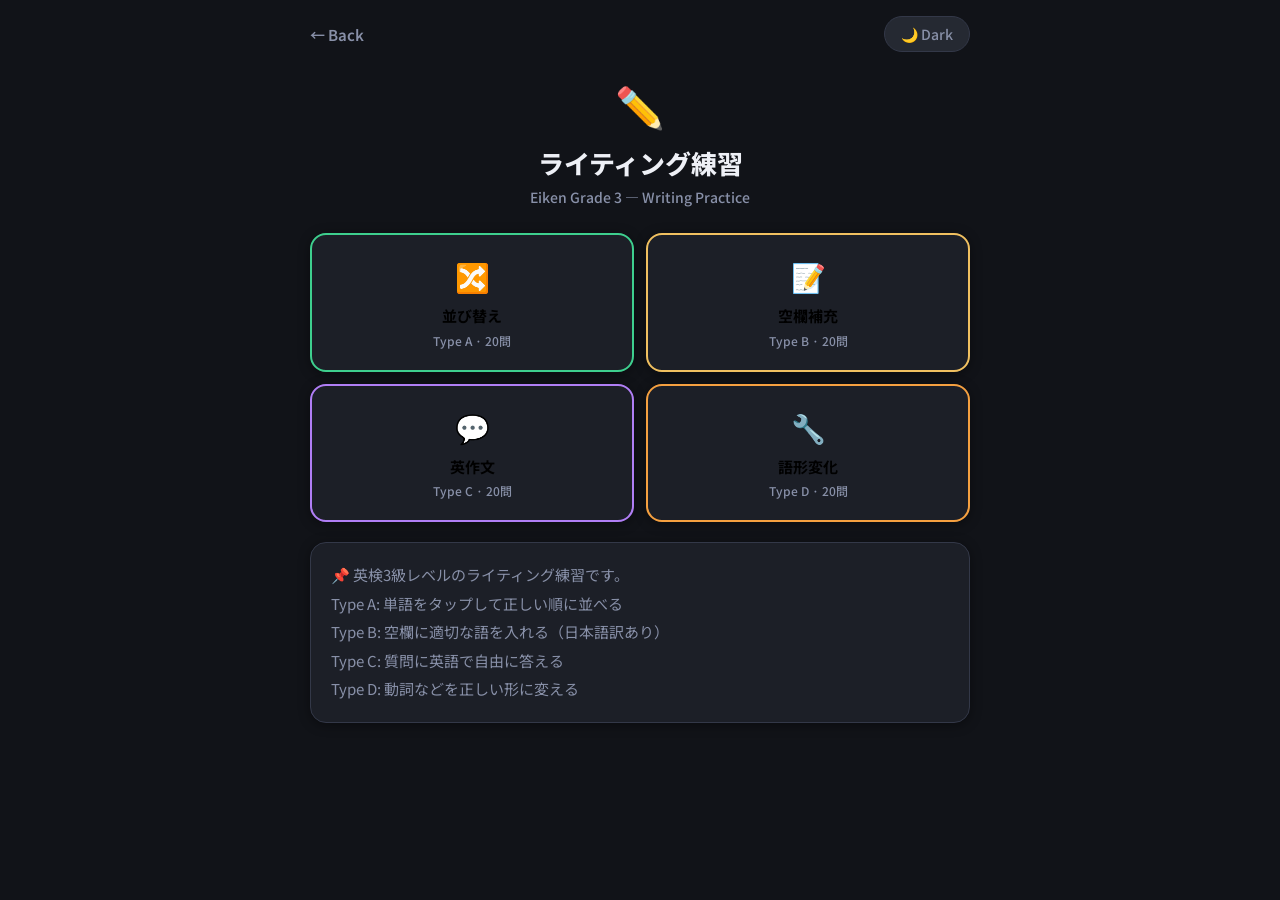
<file: writing.html>
<!DOCTYPE html>
<html lang="ja" data-theme="dark">
<head>
<meta charset="UTF-8">
<meta name="viewport" content="width=device-width, initial-scale=1.0">
<title>英検3級 — Writing Practice</title>
<style>
  @import url('https://fonts.googleapis.com/css2?family=Inter:wght@400;500;600;700;800&family=Noto+Sans+JP:wght@400;500;700;800&display=swap');

  :root[data-theme="dark"] {
    --bg:#111318; --surface:#1c1f27; --surface2:#252932;
    --border:#333848; --border2:#444c60;
    --text:#eef0f6; --text-dim:#8890a8; --text-faint:#4a5068;
    --accent:#6c8ef5; --accent-bg:rgba(108,142,245,0.12);
    --green:#3ecf8e; --green-bg:rgba(62,207,142,0.12);
    --red:#f56565; --red-bg:rgba(245,101,101,0.12);
    --yellow:#f0c060; --yellow-bg:rgba(240,192,96,0.1);
    --purple:#b07ef5; --purple-bg:rgba(176,126,245,0.12);
    --orange:#f5a040; --orange-bg:rgba(245,160,64,0.12);
    --shadow:0 2px 12px rgba(0,0,0,0.4); --shadow-lg:0 8px 32px rgba(0,0,0,0.5);
    --toggle-bg:#252932;
  }
  :root[data-theme="light"] {
    --bg:#f4f6fb; --surface:#ffffff; --surface2:#f0f3fa;
    --border:#dde2ef; --border2:#c8d0e4;
    --text:#1a1d2e; --text-dim:#5a6280; --text-faint:#a0a8c0;
    --accent:#4a72e8; --accent-bg:rgba(74,114,232,0.1);
    --green:#1fad72; --green-bg:rgba(31,173,114,0.1);
    --red:#e03e3e; --red-bg:rgba(224,62,62,0.1);
    --yellow:#c08020; --yellow-bg:rgba(192,128,32,0.1);
    --purple:#7040d0; --purple-bg:rgba(112,64,208,0.1);
    --orange:#c06010; --orange-bg:rgba(192,96,16,0.1);
    --shadow:0 2px 12px rgba(0,0,0,0.08); --shadow-lg:0 8px 32px rgba(0,0,0,0.12);
    --toggle-bg:#e8ecf5;
  }

  * { box-sizing:border-box; margin:0; padding:0; }
  body {
    background:var(--bg); color:var(--text);
    font-family:'Noto Sans JP','Inter',sans-serif;
    min-height:100vh; transition:background 0.25s,color 0.25s;
    padding-bottom:60px;
  }

  .container { width:100%; max-width:700px; padding:0 20px; margin:0 auto; }

  /* TOP BAR */
  .top-bar { display:flex; align-items:center; justify-content:space-between; padding:16px 0 0; margin-bottom:4px; }
  .back-link { font-size:15px; font-weight:600; color:var(--text-dim); text-decoration:none; transition:color 0.15s; }
  .back-link:hover { color:var(--accent); }
  .theme-toggle { background:var(--toggle-bg); border:1.5px solid var(--border); border-radius:99px; padding:7px 16px; font-size:14px; cursor:pointer; color:var(--text-dim); font-family:inherit; font-weight:500; transition:all 0.15s; }
  .theme-toggle:hover { border-color:var(--accent); color:var(--text); }

  /* TITLE */
  .title-block { text-align:center; padding:20px 0 26px; }
  .title-icon { font-size:40px; display:block; margin-bottom:10px; }
  .title-main { font-size:clamp(20px,5vw,26px); font-weight:800; color:var(--text); }
  .title-sub { font-size:14px; color:var(--text-dim); margin-top:6px; font-weight:500; }

  /* SCREEN */
  .screen { display:none; }
  .screen.active { display:block; }

  /* TYPE TABS — menu cards */
  .type-tabs { display:grid; grid-template-columns:1fr 1fr; gap:12px; margin-bottom:20px; }
  .ttab {
    background:var(--surface); border:2px solid var(--border);
    border-radius:16px; padding:20px 14px; cursor:pointer;
    font-family:inherit; font-weight:700; font-size:15px;
    text-align:center; transition:all 0.15s; line-height:1.5;
    box-shadow:var(--shadow);
  }
  .ttab .tab-icon { font-size:28px; display:block; margin-bottom:8px; }
  .ttab .tab-label { display:block; font-size:15px; }
  .ttab .tab-sub { display:block; font-size:12px; color:var(--text-dim); margin-top:4px; font-weight:500; }
  .ttab:hover { transform:translateY(-2px); box-shadow:var(--shadow-lg); }
  .ttab.A { border-color:var(--green); }
  .ttab.A:hover { background:var(--green-bg); }
  .ttab.B { border-color:var(--yellow); }
  .ttab.B:hover { background:var(--yellow-bg); }
  .ttab.C { border-color:var(--purple); }
  .ttab.C:hover { background:var(--purple-bg); }
  .ttab.D { border-color:var(--orange); }
  .ttab.D:hover { background:var(--orange-bg); }

  /* MENU INFO BOX */
  .menu-info { background:var(--surface); border:1.5px solid var(--border); border-radius:16px; padding:18px 20px; font-size:15px; color:var(--text-dim); line-height:1.9; box-shadow:var(--shadow); }

  /* PROGRESS */
  .prog-row { display:flex; align-items:center; gap:14px; margin-bottom:14px; }
  .prog-bar { flex:1; height:6px; background:var(--surface2); border-radius:99px; overflow:hidden; }
  .prog-fill { height:100%; border-radius:99px; transition:width 0.4s; }
  .prog-fill.A { background:var(--green); }
  .prog-fill.B { background:var(--yellow); }
  .prog-fill.C { background:var(--purple); }
  .prog-fill.D { background:var(--orange); }
  .prog-label { font-size:14px; font-weight:600; color:var(--text-dim); white-space:nowrap; }

  .score-row { display:flex; gap:10px; margin-bottom:18px; }
  .score-pill { flex:1; text-align:center; font-size:14px; font-weight:700; padding:8px 10px; border-radius:10px; border:1.5px solid var(--border); background:var(--surface); }
  .score-pill.cor { color:var(--green); border-color:var(--green); background:var(--green-bg); }
  .score-pill.wrn { color:var(--red); border-color:var(--red); background:var(--red-bg); }

  /* QUESTION BLOCKS */
  .qblock { background:var(--surface); border:1.5px solid var(--border); border-radius:16px; padding:20px 18px; margin-bottom:16px; box-shadow:var(--shadow); }
  .qnum { font-size:12px; font-weight:700; color:var(--text-faint); text-transform:uppercase; letter-spacing:0.08em; margin-bottom:10px; }
  .qtype-badge { display:inline-block; font-size:11px; font-weight:700; padding:4px 12px; border-radius:99px; margin-bottom:12px; }
  .qtype-badge.A { background:var(--green-bg); color:var(--green); border:1px solid var(--green); }
  .qtype-badge.B { background:var(--yellow-bg); color:var(--yellow); border:1px solid var(--yellow); }
  .qtype-badge.C { background:var(--purple-bg); color:var(--purple); border:1px solid var(--purple); }
  .qtype-badge.D { background:var(--orange-bg); color:var(--orange); border:1px solid var(--orange); }

  .qinstruction { font-size:14px; color:var(--text-dim); margin-bottom:12px; line-height:1.6; }
  .qtext { font-size:17px; font-weight:700; color:var(--text); line-height:1.8; margin-bottom:14px; }

  /* WORD CHIPS (Type A) */
  .chip-area-label { font-size:11px; font-weight:700; color:var(--text-faint); text-transform:uppercase; letter-spacing:0.08em; margin-bottom:8px; }
  .word-chips { display:flex; flex-wrap:wrap; gap:8px; margin-bottom:8px; min-height:48px; }
  .chip {
    background:var(--surface2); border:2px solid var(--green);
    border-radius:10px; padding:8px 14px; font-size:15px; font-weight:700;
    color:var(--green); font-family:inherit; cursor:pointer; transition:all 0.12s; user-select:none;
  }
  .chip:hover { background:var(--green-bg); transform:translateY(-2px); box-shadow:0 4px 12px rgba(62,207,142,0.2); }
  .chip.used { opacity:0.2; cursor:default; pointer-events:none; transform:none; box-shadow:none; }

  .answer-slots {
    display:flex; flex-wrap:wrap; gap:8px; margin-bottom:14px;
    min-height:52px; padding:10px; background:var(--surface2);
    border:2px dashed var(--border); border-radius:12px;
  }
  .answer-slots.has-words { border-color:var(--green); border-style:solid; }
  .slot-chip {
    background:var(--green-bg); border:2px solid var(--green); border-radius:10px;
    padding:8px 14px; font-size:15px; font-weight:700; color:var(--green);
    font-family:inherit; cursor:pointer; transition:all 0.12s; user-select:none;
  }
  .slot-chip:hover { background:var(--red-bg); border-color:var(--red); color:var(--red); }
  .slot-placeholder { font-size:13px; color:var(--text-faint); align-self:center; }

  /* INPUTS */
  .ans-row { display:flex; gap:10px; margin-bottom:12px; }
  .ans-input {
    flex:1; background:var(--surface2); border:2px solid var(--border);
    color:var(--text); padding:13px 16px; border-radius:12px;
    font-family:inherit; font-size:17px; font-weight:700;
    outline:none; transition:border-color 0.15s;
  }
  .ans-input:focus { border-color:var(--accent); }
  .ans-input.correct { border-color:var(--green); background:var(--green-bg); color:var(--green); }
  .ans-input.wrong { border-color:var(--red); background:var(--red-bg); }
  .ans-input:disabled { opacity:0.85; cursor:default; }

  .ans-textarea {
    width:100%; background:var(--surface2); border:2px solid var(--border);
    color:var(--text); padding:14px 16px; border-radius:12px;
    font-family:inherit; font-size:17px; font-weight:600;
    outline:none; resize:vertical; min-height:100px; line-height:1.6;
    transition:border-color 0.15s; margin-bottom:12px;
  }
  .ans-textarea:focus { border-color:var(--purple); }
  .ans-textarea:disabled { opacity:0.85; cursor:default; }

  /* CHECK BUTTONS */
  .check-btn {
    background:var(--green); color:#fff; border:none;
    padding:13px 18px; font-family:inherit; font-size:15px; font-weight:700;
    cursor:pointer; border-radius:12px; transition:all 0.12s; white-space:nowrap;
  }
  .check-btn:hover:not(:disabled) { filter:brightness(1.1); transform:translateY(-1px); }
  .check-btn:disabled { opacity:0.4; cursor:default; transform:none; }
  .check-btn.B { background:var(--yellow); color:#000; }
  .check-btn.C { background:var(--purple); color:#fff; }
  .check-btn.D { background:var(--orange); color:#fff; }

  /* FEEDBACK */
  .feedback { font-size:15px; font-weight:600; padding:14px 18px; border-radius:12px; display:none; line-height:1.5; margin-top:10px; }
  .feedback.ok { display:block; background:var(--green-bg); color:var(--green); border:1.5px solid var(--green); }
  .feedback.ng { display:block; background:var(--red-bg); color:var(--red); border:1.5px solid var(--red); }
  .feedback.info { display:block; background:var(--purple-bg); color:var(--purple); border:1.5px solid var(--purple); }

  /* HINTS / MODEL ANSWERS */
  .model-btn { background:transparent; border:1.5px solid var(--border); color:var(--text-dim); padding:7px 14px; border-radius:99px; font-size:13px; cursor:pointer; font-family:inherit; font-weight:500; transition:all 0.12s; margin-top:10px; }
  .model-btn:hover { border-color:var(--accent); color:var(--accent); }
  .model-answer { font-size:14px; color:var(--text-dim); margin-top:10px; padding:14px 16px; background:var(--surface2); border:1.5px solid var(--border); border-radius:12px; display:none; line-height:1.8; }
  .model-answer.visible { display:block; }

  /* JP TRANSLATION (Type B) */
  .jp-translate { font-size:15px; color:var(--yellow); margin-top:10px; padding:12px 16px; background:var(--yellow-bg); border:1.5px solid var(--yellow); border-radius:12px; display:none; line-height:1.7; }
  .jp-translate.visible { display:block; }

  /* NEXT BUTTON */
  .next-btn { display:none; width:100%; background:var(--surface2); color:var(--text); border:2px solid var(--border); padding:16px; font-family:inherit; font-size:16px; font-weight:700; cursor:pointer; border-radius:12px; transition:all 0.12s; margin-bottom:10px; }
  .next-btn.visible { display:block; }
  .next-btn:hover { border-color:var(--accent); color:var(--accent); }

  /* RESULT */
  .result-wrap { text-align:center; padding:28px 0; }
  .result-emoji { font-size:80px; display:block; margin-bottom:14px; animation:rb 0.5s; }
  @keyframes rb { 0%{transform:scale(0)} 60%{transform:scale(1.15)} 100%{transform:scale(1)} }
  .result-title { font-size:24px; font-weight:800; margin-bottom:8px; }
  .result-sub { font-size:15px; color:var(--text-dim); margin-bottom:24px; }
  .result-stats { display:grid; grid-template-columns:1fr 1fr 1fr; gap:12px; margin:18px 0; }
  .r-stat { background:var(--surface); border:1.5px solid var(--border); border-radius:14px; padding:16px 12px; text-align:center; box-shadow:var(--shadow); }
  .r-val { font-size:26px; font-weight:800; display:block; margin-bottom:5px; }
  .r-label { font-size:12px; color:var(--text-dim); font-weight:500; }

  /* BUTTONS */
  .btn-primary { display:block; width:100%; border:none; padding:18px 20px; font-family:inherit; font-size:17px; font-weight:700; cursor:pointer; border-radius:12px; margin-bottom:12px; transition:all 0.15s; }
  .btn-primary.A { background:var(--green); color:#fff; box-shadow:0 4px 16px rgba(62,207,142,0.25); }
  .btn-primary.B { background:var(--yellow); color:#000; box-shadow:0 4px 16px rgba(240,192,96,0.25); }
  .btn-primary.C { background:var(--purple); color:#fff; box-shadow:0 4px 16px rgba(176,126,245,0.25); }
  .btn-primary.D { background:var(--orange); color:#fff; box-shadow:0 4px 16px rgba(245,160,64,0.25); }
  .btn-primary:hover { filter:brightness(1.1); transform:translateY(-1px); }
  .btn-secondary { display:block; width:100%; background:transparent; color:var(--text-dim); border:2px solid var(--border); padding:16px 20px; font-family:inherit; font-size:15px; font-weight:600; cursor:pointer; border-radius:12px; margin-bottom:10px; transition:all 0.15s; }
  .btn-secondary:hover { border-color:var(--text-dim); color:var(--text); }
  .back-sep { margin-top:32px; padding-top:24px; border-top:1.5px solid var(--border); }

  .finish-btn { display:none; width:100%; border:none; padding:18px 20px; font-family:inherit; font-size:16px; font-weight:700; cursor:pointer; border-radius:12px; margin-bottom:12px; transition:all 0.15s; }
  .finish-btn.visible { display:block; }
</style>
</head>
<body>
<div class="container">
  <div class="top-bar">
    <a class="back-link" href="index.html">← Back</a>
    <button class="theme-toggle" onclick="toggleTheme()" id="themeBtn">🌙 Dark</button>
  </div>

  <div class="title-block">
    <span class="title-icon">✏️</span>
    <div class="title-main">ライティング練習</div>
    <div class="title-sub">Eiken Grade 3 — Writing Practice</div>
  </div>

  <!-- MENU -->
  <div class="screen active" id="menuScreen">
    <div class="type-tabs">
      <button class="ttab A" onclick="startType('A')">
        <span class="tab-icon">🔀</span>
        <span class="tab-label">並び替え</span>
        <span class="tab-sub">Type A · 20問</span>
      </button>
      <button class="ttab B" onclick="startType('B')">
        <span class="tab-icon">📝</span>
        <span class="tab-label">空欄補充</span>
        <span class="tab-sub">Type B · 20問</span>
      </button>
      <button class="ttab C" onclick="startType('C')">
        <span class="tab-icon">💬</span>
        <span class="tab-label">英作文</span>
        <span class="tab-sub">Type C · 20問</span>
      </button>
      <button class="ttab D" onclick="startType('D')">
        <span class="tab-icon">🔧</span>
        <span class="tab-label">語形変化</span>
        <span class="tab-sub">Type D · 20問</span>
      </button>
    </div>
    <div class="menu-info">
      📌 英検3級レベルのライティング練習です。<br>
      Type A: 単語をタップして正しい順に並べる<br>
      Type B: 空欄に適切な語を入れる（日本語訳あり）<br>
      Type C: 質問に英語で自由に答える<br>
      Type D: 動詞などを正しい形に変える
    </div>
  </div>

  <!-- QUIZ SCREEN -->
  <div class="screen" id="quizScreen">
    <div class="score-row">
      <div class="score-pill cor" id="scoreCorrect">✓ 0</div>
      <div class="score-pill wrn" id="scoreWrong">✗ 0</div>
    </div>
    <div class="prog-row">
      <div class="prog-bar"><div class="prog-fill" id="progFill" style="width:0%"></div></div>
      <div class="prog-label" id="progLabel">0 / 20</div>
    </div>
    <div id="questionsArea"></div>
    <button class="finish-btn" id="finishBtn" onclick="showResult()">📊 結果を見る</button>
    <div class="back-sep">
      <button class="btn-secondary" onclick="goMenu()">← タイプ選択へ戻る</button>
    </div>
  </div>

  <!-- RESULT -->
  <div class="screen" id="resultScreen">
    <div class="result-wrap">
      <span class="result-emoji" id="resultEmoji">🏆</span>
      <div class="result-title" id="resultTitle">—</div>
      <div class="result-sub" id="resultSub">—</div>
      <div class="result-stats">
        <div class="r-stat"><span class="r-val" id="rCorrect" style="color:var(--green)">0</span><div class="r-label">正解</div></div>
        <div class="r-stat"><span class="r-val" id="rWrong" style="color:var(--red)">0</span><div class="r-label">不正解</div></div>
        <div class="r-stat"><span class="r-val" id="rPct" style="color:var(--accent)">0%</span><div class="r-label">正答率</div></div>
      </div>
      <button class="btn-primary" id="retryBtn" onclick="retryType()">🔄 もう一度！</button>
      <div class="back-sep">
        <button class="btn-secondary" onclick="goMenu()">← タイプ選択へ</button>
      </div>
    </div>
  </div>
</div>

<script>
function toggleTheme() {
  const html = document.documentElement;
  const isDark = html.getAttribute('data-theme') === 'dark';
  html.setAttribute('data-theme', isDark ? 'light' : 'dark');
  document.getElementById('themeBtn').textContent = isDark ? '🌙 Dark' : '☀️ Light';
}

// ═══════════════════════════════════════════
// TYPE A — 並び替え (Word Order)
// ═══════════════════════════════════════════
const TYPE_A = [
  { words: ['she', 'every', 'goes', 'morning', 'to', 'school'], answer: 'She goes to school every morning.', hint: '主語→動詞→場所→時間の順' },
  { words: ['did', 'What', 'last', 'you', 'Sunday', 'do', '?'], answer: 'What did you do last Sunday?', hint: '疑問詞→助動詞→主語→動詞' },
  { words: ['my', 'like', 'I', 'very', 'much', 'cat'], answer: 'I like my cat very much.', hint: '主語→動詞→目的語→副詞' },
  { words: ['is', 'she', 'now', 'English', 'studying'], answer: 'She is studying English now.', hint: '現在進行形：be動詞＋〜ing' },
  { words: ['yesterday', 'I', 'to', 'went', 'the', 'library'], answer: 'I went to the library yesterday.', hint: '主語→動詞（過去形）→場所→時間' },
  { words: ['a', 'There', 'near', 'is', 'station', 'park', 'the'], answer: 'There is a park near the station.', hint: 'There is〜の文' },
  { words: ['you', 'help', 'Can', 'me', '?'], answer: 'Can you help me?', hint: '助動詞→主語→動詞→目的語' },
  { words: ['his', 'dog', 'Tom', 'plays', 'with', 'every', 'day'], answer: 'Tom plays with his dog every day.', hint: '主語→動詞→前置詞句→時間' },
  { words: ['does', 'What', 'your', 'do', 'father', '?'], answer: 'What does your father do?', hint: '職業を聞く表現' },
  { words: ['been', 'I', 'have', 'to', 'never', 'Okinawa'], answer: 'I have never been to Okinawa.', hint: '現在完了形＋never' },
  { words: ['flowers', 'she', 'beautiful', 'gave', 'me', 'some'], answer: 'She gave me some beautiful flowers.', hint: '第4文型：動詞→人→物' },
  { words: ['taller', 'Ken', 'than', 'is', 'Mike'], answer: 'Ken is taller than Mike.', hint: '比較級＋than' },
  { words: ['in', 'the', 'summer', 'swimming', 'I', 'enjoy'], answer: 'I enjoy swimming in the summer.', hint: 'enjoy＋動名詞（〜ing）' },
  { words: ['any', 'Do', 'brothers', 'have', 'you', '?'], answer: 'Do you have any brothers?', hint: '疑問文でsome→any' },
  { words: ['to', 'I', 'be', 'want', 'a', 'doctor'], answer: 'I want to be a doctor.', hint: 'want to＋動詞の原形' },
  { words: ['was', 'it', 'yesterday', 'cold', 'very'], answer: 'It was very cold yesterday.', hint: '天気・気温の表現' },
  { words: ['he', 'When', 'did', 'arrive', '?'], answer: 'When did he arrive?', hint: '疑問詞when＋did' },
  { words: ['happy', 'makes', 'music', 'me'], answer: 'Music makes me happy.', hint: '第5文型：make＋目的語＋形容詞' },
  { words: ['for', 'she', 'has', 'years', 'three', 'piano', 'the', 'played'], answer: 'She has played the piano for three years.', hint: '現在完了形＋for' },
  { words: ['is', 'Who', 'girl', 'that', '?'], answer: 'Who is that girl?', hint: '疑問詞who＋be動詞' },
];

// ═══════════════════════════════════════════
// TYPE B — 空欄補充 (Fill in the blank)
// ═══════════════════════════════════════════
const TYPE_B = [
  { sentence: 'I am good ___ playing tennis.', jp: '私はテニスをするのが得意です。', answer: 'at', hint: 'good at〜：〜が得意' },
  { sentence: 'She has lived here ___ five years.', jp: '彼女はここに5年間住んでいます。', answer: 'for', hint: '期間にはfor、起点にはsince' },
  { sentence: 'He is interested ___ science.', jp: '彼は科学に興味があります。', answer: 'in', hint: 'interested in〜：〜に興味がある' },
  { sentence: 'We arrived ___ the station at noon.', jp: '私たちは正午に駅に着きました。', answer: 'at', hint: '狭い場所にはat' },
  { sentence: 'I have known her ___ we were children.', jp: '私たちが子どもの頃からずっと彼女のことを知っています。', answer: 'since', hint: '〜から（起点）はsince' },
  { sentence: 'Please look ___ this picture.', jp: 'この写真を見てください。', answer: 'at', hint: 'look at〜：〜を見る' },
  { sentence: 'She is ___ than her sister.', jp: '彼女はお姉さんより背が高いです。', answer: 'taller', hint: '2つを比べるときは比較級' },
  { sentence: 'I will ___ to the park tomorrow.', jp: '明日、公園に行きます。', answer: 'go', hint: 'will＋動詞の原形' },
  { sentence: 'He was born ___ June 5th.', jp: '彼は6月5日に生まれました。', answer: 'on', hint: '特定の日にはon' },
  { sentence: 'They enjoyed ___ soccer after school.', jp: '彼らは放課後にサッカーを楽しみました。', answer: 'playing', hint: 'enjoy＋動名詞（〜ing）' },
  { sentence: 'Can you tell me how ___ get there?', jp: 'そこへの行き方を教えてもらえますか？', answer: 'to', hint: '疑問詞＋to不定詞' },
  { sentence: 'I ___ never eaten sushi before.', jp: '私は今まで一度も寿司を食べたことがありません。', answer: 'have', hint: '現在完了形：have/has＋過去分詞' },
  { sentence: 'She went to bed ___ she finished her homework.', jp: '彼女は宿題を終えた後で寝ました。', answer: 'after', hint: '〜したあとで' },
  { sentence: 'This is the most beautiful flower I ___ ever seen.', jp: 'これは私が今まで見た中で一番美しい花です。', answer: 'have', hint: '最上級と現在完了の組み合わせ' },
  { sentence: 'He is listening to music ___ his room.', jp: '彼は自分の部屋で音楽を聴いています。', answer: 'in', hint: '部屋の中はin' },
  { sentence: 'I am looking forward ___ seeing you.', jp: 'あなたに会うのを楽しみにしています。', answer: 'to', hint: 'look forward to＋動名詞' },
  { sentence: 'Would you like ___ cup of tea?', jp: 'お茶を一杯いかがですか？', answer: 'a', hint: '数えられる名詞の前' },
  { sentence: 'She was ___ tired that she fell asleep quickly.', jp: '彼女はとても疲れていたので、すぐに眠ってしまいました。', answer: 'so', hint: 'so〜that…：とても〜なので…' },
  { sentence: 'My father gave ___ a present on my birthday.', jp: '父は私の誕生日にプレゼントをくれました。', answer: 'me', hint: '第4文型：give＋人＋物' },
  { sentence: 'I practice the guitar ___ an hour every day.', jp: '私は毎日1時間ギターを練習します。', answer: 'for', hint: '時間の長さにはfor' },
];

// ═══════════════════════════════════════════
// TYPE C — 英作文 (Free writing)
// ═══════════════════════════════════════════
const TYPE_C = [
  { question: 'What do you usually do after school?', model: 'I usually do my homework and then watch TV. Sometimes I play soccer with my friends.', points: ['動詞の使い方', '頻度の副詞 (usually, sometimes)', '接続詞 (and, then)'] },
  { question: 'What is your favorite season and why?', model: 'My favorite season is summer because I can swim in the sea. I also enjoy eating ice cream.', points: ['because を使って理由を述べる', 'I can〜 の表現'] },
  { question: 'Tell me about your best friend.', model: 'My best friend is Yuki. She is very kind and funny. We have been friends since elementary school.', points: ['人物描写', '現在完了形 (have been)'] },
  { question: 'What will you do this weekend?', model: 'This weekend I will go shopping with my mother. I want to buy some new shoes.', points: ['未来形 will', 'want to〜 の表現'] },
  { question: 'Do you like cooking? Why or why not?', model: 'Yes, I like cooking because it is fun and I can make my family happy. I often make curry on weekends.', points: ['理由を because で説明', '頻度の副詞 (often)'] },
  { question: 'Describe your school. What do you like about it?', model: 'My school is big and has a nice library. I like the library because I can read many books there.', points: ['There is/has の使い方', '関係副詞 where の代わりに there'] },
  { question: 'What sport do you enjoy and why?', model: 'I enjoy playing basketball because it is exciting. I practice it three times a week with my team.', points: ['enjoy＋動名詞', '頻度の表現'] },
  { question: 'Have you ever traveled outside Japan? Write about it.', model: 'I have never traveled outside Japan, but I want to visit Australia someday. I am interested in seeing kangaroos.', points: ['現在完了形 (have never)', 'want to', 'be interested in'] },
  { question: 'What is something you are good at?', model: 'I am good at drawing pictures. I have drawn many pictures since I was young. My friends like my art.', points: ['be good at＋動名詞', '現在完了形'] },
  { question: 'What do you want to be in the future? Why?', model: 'I want to be a teacher in the future because I like helping people. I think teaching is a wonderful job.', points: ['want to be', 'because で理由'] },
  { question: 'Tell me about a memorable birthday.', model: 'Last year my friends gave me a surprise party. They made a cake for me and we had a great time together.', points: ['過去形の使い方', '第4文型 gave me'] },
  { question: 'What kind of music do you like? Why?', model: 'I like pop music because the songs are fun and easy to sing. My favorite singer is BTS.', points: ['because で理由', '形容詞の使い方'] },
  { question: 'What is important to stay healthy?', model: 'I think sleeping well and eating vegetables are important. I also try to exercise every day.', points: ['動名詞を主語に', 'I think〜 で意見を述べる'] },
  { question: 'Describe a place you want to visit.', model: 'I want to visit Paris because I am interested in French culture. I also want to see the Eiffel Tower.', points: ['want to visit', 'because', 'be interested in'] },
  { question: 'What did you do during summer vacation?', model: 'During summer vacation I went to the beach with my family. We swam in the sea and ate seafood. It was really fun.', points: ['過去形', '接続詞 and'] },
  { question: 'Do you prefer reading books or watching movies? Why?', model: 'I prefer watching movies because they are exciting and I can enjoy them with my family. I watch one movie every week.', points: ['prefer〜ing', 'because', '頻度の表現'] },
  { question: 'What are your hobbies?', model: 'My hobbies are playing the guitar and taking photos. I started playing the guitar two years ago.', points: ['複数の趣味を and で接続', '現在完了・過去形'] },
  { question: 'What is the best way to learn English?', model: 'I think the best way to learn English is to practice speaking every day. Watching English movies also helps a lot.', points: ['I think〜 で意見', 'the best way to〜'] },
  { question: 'Tell me about a person you admire.', model: 'I admire my mother because she works hard every day and always helps me with my homework. She is very kind.', points: ['because で理由', '形容詞で人物描写'] },
  { question: 'What would you do if you had a million yen?', model: 'If I had a million yen, I would travel around the world. I would also buy a computer for studying.', points: ['仮定法: If I had〜, I would〜', 'also の使い方'] },
];

// ═══════════════════════════════════════════
// TYPE D — 語形変化 (Word Form)
// ═══════════════════════════════════════════
const TYPE_D = [
  { sentence: 'I ( go ) to the library yesterday.', word: 'go', answer: 'went', hint: 'goの過去形は不規則変化' },
  { sentence: 'She is ( study ) English right now.', word: 'study', answer: 'studying', hint: '現在進行形：〜ing形' },
  { sentence: 'He ( be ) sick last week.', word: 'be', answer: 'was', hint: 'he/she/itのbe動詞の過去形' },
  { sentence: 'They have ( eat ) lunch already.', word: 'eat', answer: 'eaten', hint: '現在完了形：過去分詞形' },
  { sentence: 'She ( not / come ) to school yesterday.', word: 'not / come', answer: "didn't come", hint: '過去の否定：didn\'t＋動詞の原形' },
  { sentence: 'We ( swim ) in this river every summer.', word: 'swim', answer: 'swim', hint: '現在の習慣：主語がweなら原形' },
  { sentence: 'He ( write ) three letters this morning.', word: 'write', answer: 'wrote', hint: 'writeの過去形は不規則変化' },
  { sentence: 'I enjoy ( read ) books before bed.', word: 'read', answer: 'reading', hint: 'enjoy＋動名詞（〜ing）' },
  { sentence: 'She wants ( become ) a nurse.', word: 'become', answer: 'to become', hint: 'want＋to不定詞' },
  { sentence: 'The movie was ( interest ).', word: 'interest', answer: 'interesting', hint: '物や出来事を説明するときは〜ing形' },
  { sentence: 'I was ( bore ) during the class.', word: 'bore', answer: 'bored', hint: '人の感情を表すときは〜ed形' },
  { sentence: 'Ken runs ( fast ) than Tom.', word: 'fast', answer: 'faster', hint: '2つを比較するときは比較級（〜er）' },
  { sentence: 'This is the ( tall ) building in the city.', word: 'tall', answer: 'tallest', hint: '最上級：the＋〜est' },
  { sentence: 'She ( have ) breakfast at 7 every morning.', word: 'have', answer: 'has', hint: '3人称単数現在形：〜s/es' },
  { sentence: 'The window ( break ) by the ball.', word: 'break', answer: 'was broken', hint: '受動態：be動詞＋過去分詞' },
  { sentence: 'I have ( know ) him for ten years.', word: 'know', answer: 'known', hint: 'knowの過去分詞は不規則変化' },
  { sentence: 'Please ( not / run ) in the hallway.', word: 'not / run', answer: "don't run", hint: '命令文の否定：Don\'t＋動詞の原形' },
  { sentence: 'She made me ( feel ) happy.', word: 'feel', answer: 'feel', hint: 'make＋目的語＋動詞の原形（原形不定詞）' },
  { sentence: 'We were ( surprise ) by the news.', word: 'surprise', answer: 'surprised', hint: '人の感情：〜ed形' },
  { sentence: 'He ( can / not / speak ) French two years ago.', word: 'can / not / speak', answer: "couldn't speak", hint: '過去の助動詞：couldn\'t＋動詞の原形' },
];

// ═══════════════════════════════════════════
// STATE
// ═══════════════════════════════════════════
let currentType = 'A';
let state = { correct: 0, wrong: 0, answers: {}, finished: false };

const TYPE_DATA = { A: TYPE_A, B: TYPE_B, C: TYPE_C, D: TYPE_D };
const TYPE_COLOR = { A: 'var(--accent)', B: 'var(--accent3)', C: 'var(--accent4)', D: 'var(--accent5)' };
const TYPE_LABELS = {
  A: '並び替え',
  B: '空欄補充',
  C: '英作文',
  D: '語形変化',
};

function showScreen(id) {
  document.querySelectorAll('.screen').forEach(s => s.classList.remove('active'));
  document.getElementById(id).classList.add('active');
  window.scrollTo(0, 0);
}

function goMenu() { showScreen('menuScreen'); }

function startType(type) {
  currentType = type;
  state = { correct: 0, wrong: 0, answers: {}, finished: false };
  document.getElementById('progFill').className = `prog-fill ${type}`;

  const finBtn = document.getElementById('finishBtn');
  finBtn.className = 'finish-btn';
  finBtn.style.cssText = '';
  finBtn.classList.remove('visible');
  if (type === 'A') { finBtn.style.background = 'var(--accent)'; finBtn.style.color = '#000'; }
  else if (type === 'B') { finBtn.style.background = 'var(--accent3)'; finBtn.style.color = '#000'; }
  else if (type === 'C') { finBtn.style.background = 'var(--accent4)'; finBtn.style.color = '#fff'; }
  else { finBtn.style.background = 'var(--accent5)'; finBtn.style.color = '#000'; }

  showScreen('quizScreen');
  renderQuestions();
}

function renderQuestions() {
  const qs = TYPE_DATA[currentType];
  const area = document.getElementById('questionsArea');
  let html = '';

  qs.forEach((q, i) => {
    if (currentType === 'A') {
      const shuffled = [...q.words].sort(() => Math.random() - 0.5);
      window._chipData = window._chipData || {};
      window._chipData[i] = { shuffled, selected: [] };
      const chipHtml = shuffled.map((w,wi) => `<span class="chip" id="chip${i}_${wi}" onclick="selectChip(${i},${wi})">${w}</span>`).join('');
      html += `
        <div class="qblock" id="qblock${i}">
          <div class="qnum">問 ${i+1} / ${qs.length}</div>
          <div class="qtype-badge A">Type A — 並び替え</div>
          <div class="qinstruction">単語をタップして正しい順に並べなさい。並べた単語をタップすると戻せます。</div>
          <div class="chip-area-label">WORD POOL</div>
          <div class="word-chips" id="pool${i}">${chipHtml}</div>
          <div class="chip-area-label" style="margin-top:10px">YOUR ANSWER</div>
          <div class="answer-slots" id="slots${i}"><span class="slot-placeholder">ここに単語が並びます</span></div>
          <div style="display:flex;gap:8px;margin-bottom:10px">
            <button class="check-btn A" id="btn${i}" onclick="checkA(${i})">✓ 確認</button>
            <button class="check-btn" style="background:var(--panel2);color:var(--text-dim);box-shadow:none;border:1.5px solid var(--border)" onclick="clearSlots(${i})">✕ クリア</button>
          </div>
          <div class="feedback" id="fb${i}"></div>
          <button class="model-btn" id="hintbtn${i}" onclick="showHintA(${i})">💡 ヒント</button>
          <div class="model-answer" id="hint${i}"></div>
        </div>`;
    } else if (currentType === 'B') {
      html += `
        <div class="qblock" id="qblock${i}">
          <div class="qnum">問 ${i+1} / ${qs.length}</div>
          <div class="qtype-badge B">Type B — 空欄補充</div>
          <div class="qinstruction">空欄に入る最も適切な語を書きなさい。</div>
          <div class="qtext">${q.sentence}</div>
          <div style="margin-bottom:12px">
            <button class="model-btn" onclick="toggleJp(${i})" id="jpbtn${i}">🇯🇵 日本語訳を見る（任意）</button>
            <div class="model-answer" id="jp${i}" class="jp-translate">${q.jp}</div>
          </div>
          <div class="ans-row">
            <input class="ans-input" id="input${i}" type="text" placeholder="答えを入力…" autocomplete="off" autocorrect="off" spellcheck="false" onkeydown="handleKey(event,${i},'B')">
            <button class="check-btn B" id="btn${i}" onclick="checkB(${i})">確認</button>
          </div>
          <div class="feedback" id="fb${i}"></div>
          <button class="model-btn" id="hintbtn${i}" onclick="showHintById(${i})">💡 ヒント</button>
          <div class="model-answer" id="hint${i}"></div>
        </div>`;
    } else if (currentType === 'C') {
      html += `
        <div class="qblock" id="qblock${i}">
          <div class="qnum">問 ${i+1} / ${qs.length}</div>
          <div class="qtype-badge C">Type C — 英作文</div>
          <div class="qinstruction">次の質問に1〜3文の英語で答えなさい。</div>
          <div class="qtext">${q.question}</div>
          <textarea class="ans-textarea" id="input${i}" placeholder="英語で答えを書いてください…" ${state.answers[i] ? 'disabled' : ''}></textarea>
          <button class="check-btn C" id="btn${i}" onclick="checkC(${i})" ${state.answers[i] ? 'disabled' : ''}>提出する</button>
          <div class="feedback" id="fb${i}"></div>
          <button class="model-btn" id="modelbtn${i}" onclick="showModel(${i})" style="display:none">📖 模範解答を見る</button>
          <div class="model-answer" id="model${i}">
            <strong>模範解答:</strong><br>${q.model}<br><br>
            <strong>チェックポイント:</strong><br>${q.points.map(p=>`・${p}`).join('<br>')}
          </div>
        </div>`;
    } else if (currentType === 'D') {
      html += `
        <div class="qblock" id="qblock${i}">
          <div class="qnum">問 ${i+1} / ${qs.length}</div>
          <div class="qtype-badge D">Type D — 語形変化</div>
          <div class="qinstruction">（　）内の語を適切な形に変えなさい。</div>
          <div class="qtext">${q.sentence}</div>
          <div class="ans-row">
            <input class="ans-input" id="input${i}" type="text" placeholder="正しい形を入力…" autocomplete="off" autocorrect="off" spellcheck="false" onkeydown="handleKey(event,${i},'D')">
            <button class="check-btn D" id="btn${i}" onclick="checkD(${i})">確認</button>
          </div>
          <div class="feedback" id="fb${i}"></div>
          <button class="model-btn" id="hintbtn${i}" onclick="showHint(${i},'${q.hint.replace(/'/g,"\\'")}')">💡 ヒント</button>
          <div class="model-answer" id="hint${i}"></div>
        </div>`;
    }
  });

  area.innerHTML = html;
  updateProgress();
}

function handleKey(e, i, type) {
  if (e.key === 'Enter') {
    if (type === 'A') checkA(i);
    else if (type === 'B') checkB(i);
    else if (type === 'D') checkD(i);
  }
}

function normalize(s) {
  return s.trim().toLowerCase().replace(/[.?!,]/g, '').replace(/\s+/g, ' ').trim();
}

function markResult(i, isOk, correctAns, inputId, btnId) {
  const input = document.getElementById(inputId || `input${i}`);
  const btn = document.getElementById(btnId || `btn${i}`);
  const fb = document.getElementById(`fb${i}`);

  if (input) { input.disabled = true; input.classList.add(isOk ? 'correct' : 'wrong'); }
  if (btn) btn.disabled = true;

  if (isOk) {
    state.correct++;
    fb.className = 'feedback ok';
    fb.textContent = `✓ 正解！ ${correctAns}`;
  } else {
    state.wrong++;
    fb.className = 'feedback ng';
    fb.textContent = `✗ 不正解。正しい答え：${correctAns}`;
  }

  state.answers[i] = true;
  updateProgress();
  checkAllDone();
  scrollToNext(i);
}

function selectChip(qi, wi) {
  if (state.answers[qi]) return;
  const d = window._chipData[qi];
  if (d.selected.includes(wi)) return;
  d.selected.push(wi);
  // mark chip as used
  document.getElementById(`chip${qi}_${wi}`).classList.add('used');
  renderSlots(qi);
}

function removeFromSlot(qi, slotIdx) {
  if (state.answers[qi]) return;
  const d = window._chipData[qi];
  const wi = d.selected[slotIdx];
  d.selected.splice(slotIdx, 1);
  document.getElementById(`chip${qi}_${wi}`).classList.remove('used');
  renderSlots(qi);
}

function renderSlots(qi) {
  const d = window._chipData[qi];
  const slotsEl = document.getElementById(`slots${qi}`);
  if (d.selected.length === 0) {
    slotsEl.classList.remove('has-words');
    slotsEl.innerHTML = '<span class="slot-placeholder">ここに単語が並びます</span>';
  } else {
    slotsEl.classList.add('has-words');
    slotsEl.innerHTML = d.selected.map((wi, si) =>
      `<span class="slot-chip" onclick="removeFromSlot(${qi},${si})">${d.shuffled[wi]}</span>`
    ).join('');
  }
}

function clearSlots(qi) {
  if (state.answers[qi]) return;
  const d = window._chipData[qi];
  d.selected.forEach(wi => document.getElementById(`chip${qi}_${wi}`).classList.remove('used'));
  d.selected = [];
  renderSlots(qi);
}

function checkA(i) {
  if (state.answers[i]) return;
  const q = TYPE_A[i];
  const d = window._chipData[i];
  if (!d || d.selected.length === 0) return;
  const given = d.selected.map(wi => d.shuffled[wi]).join(' ');
  const isOk = normalize(given) === normalize(q.answer);
  // disable all chips and slots
  d.selected.forEach(wi => {
    const el = document.getElementById(`chip${i}_${wi}`);
    if (el) el.style.pointerEvents = 'none';
  });
  document.getElementById(`slots${i}`).style.pointerEvents = 'none';
  markResult(i, isOk, q.answer);
}

function checkB(i) {
  if (state.answers[i]) return;
  const q = TYPE_B[i];
  const given = document.getElementById(`input${i}`).value;
  if (!given.trim()) return;
  const isOk = given.trim().toLowerCase() === q.answer.toLowerCase();
  markResult(i, isOk, q.answer);
}

function checkC(i) {
  if (state.answers[i]) return;
  const input = document.getElementById(`input${i}`);
  const given = input.value.trim();
  if (!given) return;

  input.disabled = true;
  document.getElementById(`btn${i}`).disabled = true;
  state.answers[i] = true;
  state.correct++; // writing: always give credit, show model answer

  const fb = document.getElementById(`fb${i}`);
  fb.className = 'feedback info';
  fb.textContent = '✓ 提出しました！模範解答と比べてみよう。';

  const modelbtn = document.getElementById(`modelbtn${i}`);
  if (modelbtn) modelbtn.style.display = 'inline-block';

  updateProgress();
  checkAllDone();
  scrollToNext(i);
}

function checkD(i) {
  if (state.answers[i]) return;
  const q = TYPE_D[i];
  const given = document.getElementById(`input${i}`).value;
  if (!given.trim()) return;
  const isOk = given.trim().toLowerCase() === q.answer.toLowerCase();
  markResult(i, isOk, q.answer);
}

function showHintById(i) {
  const q = TYPE_B[i];
  showHint(i, q.hint);
}

function showHintA(i) {
  const q = TYPE_A[i];
  showHint(i, q.hint);
}

function toggleJp(i) {
  const el = document.getElementById('jp' + i);
  const btn = document.getElementById('jpbtn' + i);
  el.classList.toggle('visible');
  btn.textContent = el.classList.contains('visible') ? '🇯🇵 日本語訳を隠す' : '🇯🇵 日本語訳を見る（任意）';
}

function showHint(i, hint) {
  const el = document.getElementById(`hint${i}`);
  const btn = document.getElementById(`hintbtn${i}`);
  el.textContent = hint;
  el.classList.add('visible');
  if (btn) btn.style.display = 'none';
}

function showModel(i) {
  const el = document.getElementById(`model${i}`);
  const btn = document.getElementById(`modelbtn${i}`);
  el.classList.add('visible');
  if (btn) btn.style.display = 'none';
}

function updateProgress() {
  const total = TYPE_DATA[currentType].length;
  const answered = Object.keys(state.answers).length;
  const pct = Math.round(answered / total * 100);
  document.getElementById('progFill').style.width = pct + '%';
  document.getElementById('progLabel').textContent = `${answered} / ${total}`;
  document.getElementById('scoreCorrect').textContent = `✓ ${state.correct}`;
  document.getElementById('scoreWrong').textContent = `✗ ${state.wrong}`;
}

function checkAllDone() {
  const total = TYPE_DATA[currentType].length;
  if (Object.keys(state.answers).length === total) {
    const finBtn = document.getElementById('finishBtn');
    finBtn.classList.add('visible');
    setTimeout(() => window.scrollTo({ top: document.body.scrollHeight, behavior: 'smooth' }), 300);
  }
}

function scrollToNext(i) {
  const total = TYPE_DATA[currentType].length;
  for (let j = i + 1; j < total; j++) {
    if (!state.answers[j]) {
      setTimeout(() => {
        const el = document.getElementById(`qblock${j}`);
        if (el) el.scrollIntoView({ behavior: 'smooth', block: 'center' });
      }, 300);
      break;
    }
  }
}

function showResult() {
  const total = TYPE_DATA[currentType].length;
  const pct = currentType === 'C' ? 100 : Math.round(state.correct / total * 100);
  let emoji, title;
  if (pct === 100)    { emoji='🌟'; title='満点！Perfect!'; }
  else if (pct >= 80) { emoji='🏆'; title='Great job!'; }
  else if (pct >= 60) { emoji='📝'; title='Good! Keep practicing!'; }
  else                { emoji='💪'; title='もう一度チャレンジしよう！'; }

  document.getElementById('resultEmoji').textContent = emoji;
  document.getElementById('resultTitle').textContent = title;
  document.getElementById('resultSub').textContent = `${TYPE_LABELS[currentType]} · ${total}問`;
  document.getElementById('rCorrect').textContent = currentType === 'C' ? total : state.correct;
  document.getElementById('rWrong').textContent = currentType === 'C' ? '—' : state.wrong;
  document.getElementById('rPct').textContent = pct + '%';

  const retryBtn = document.getElementById('retryBtn');
  retryBtn.className = `btn-primary ${currentType}`;

  showScreen('resultScreen');
}

function retryType() { startType(currentType); }

</script>
</body>
</html>
</file>
